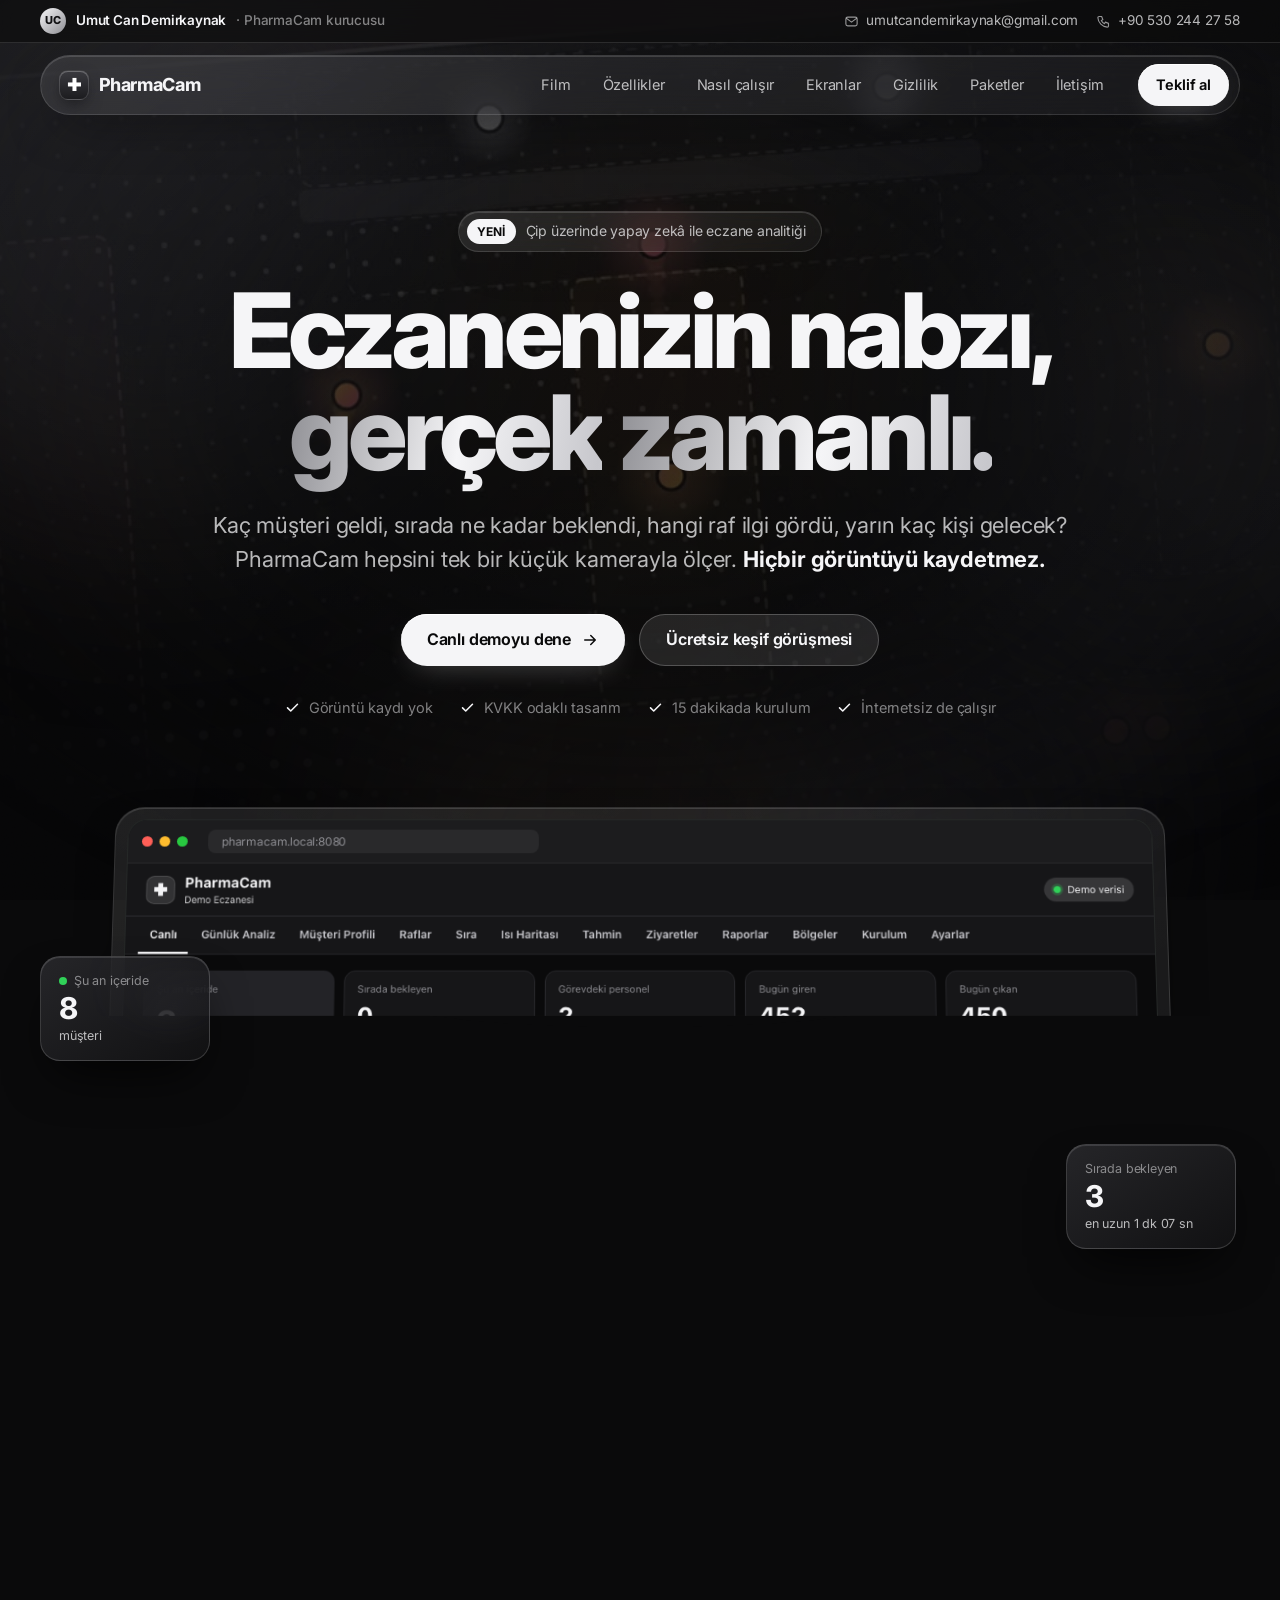
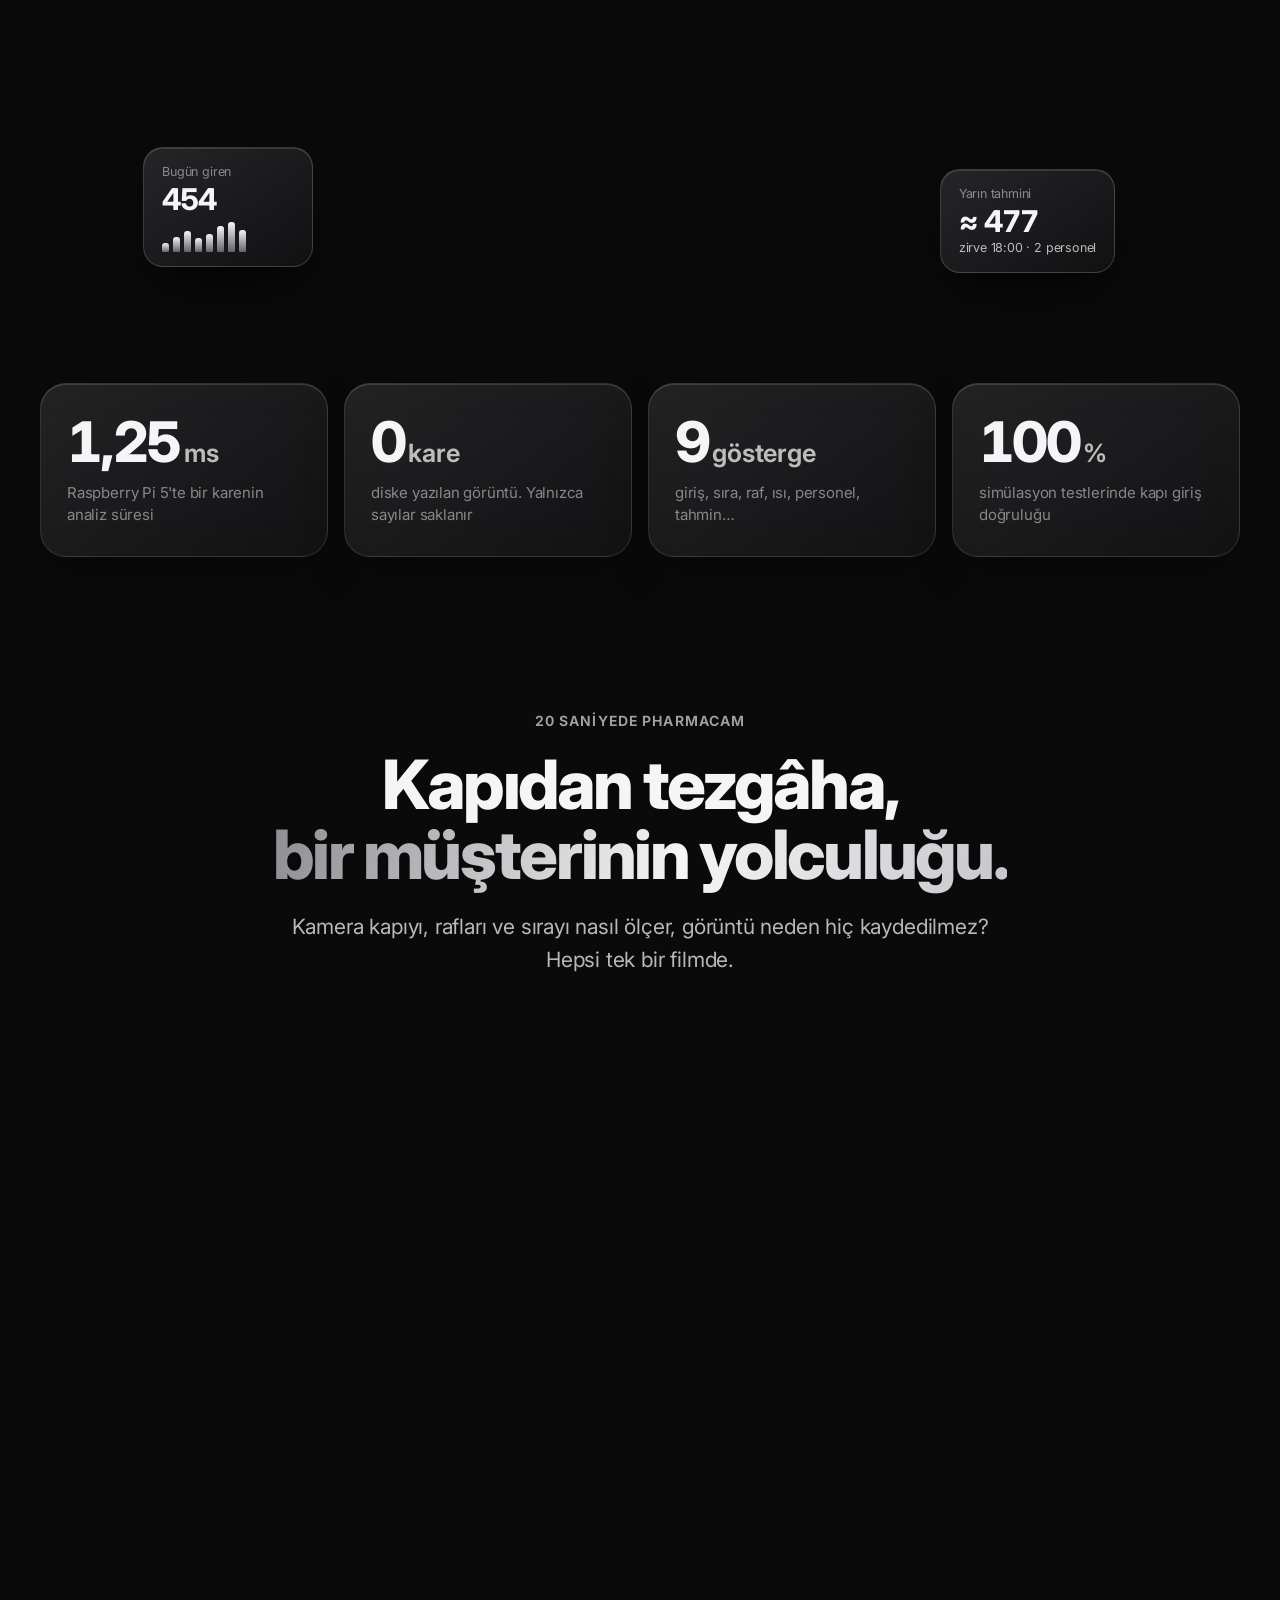
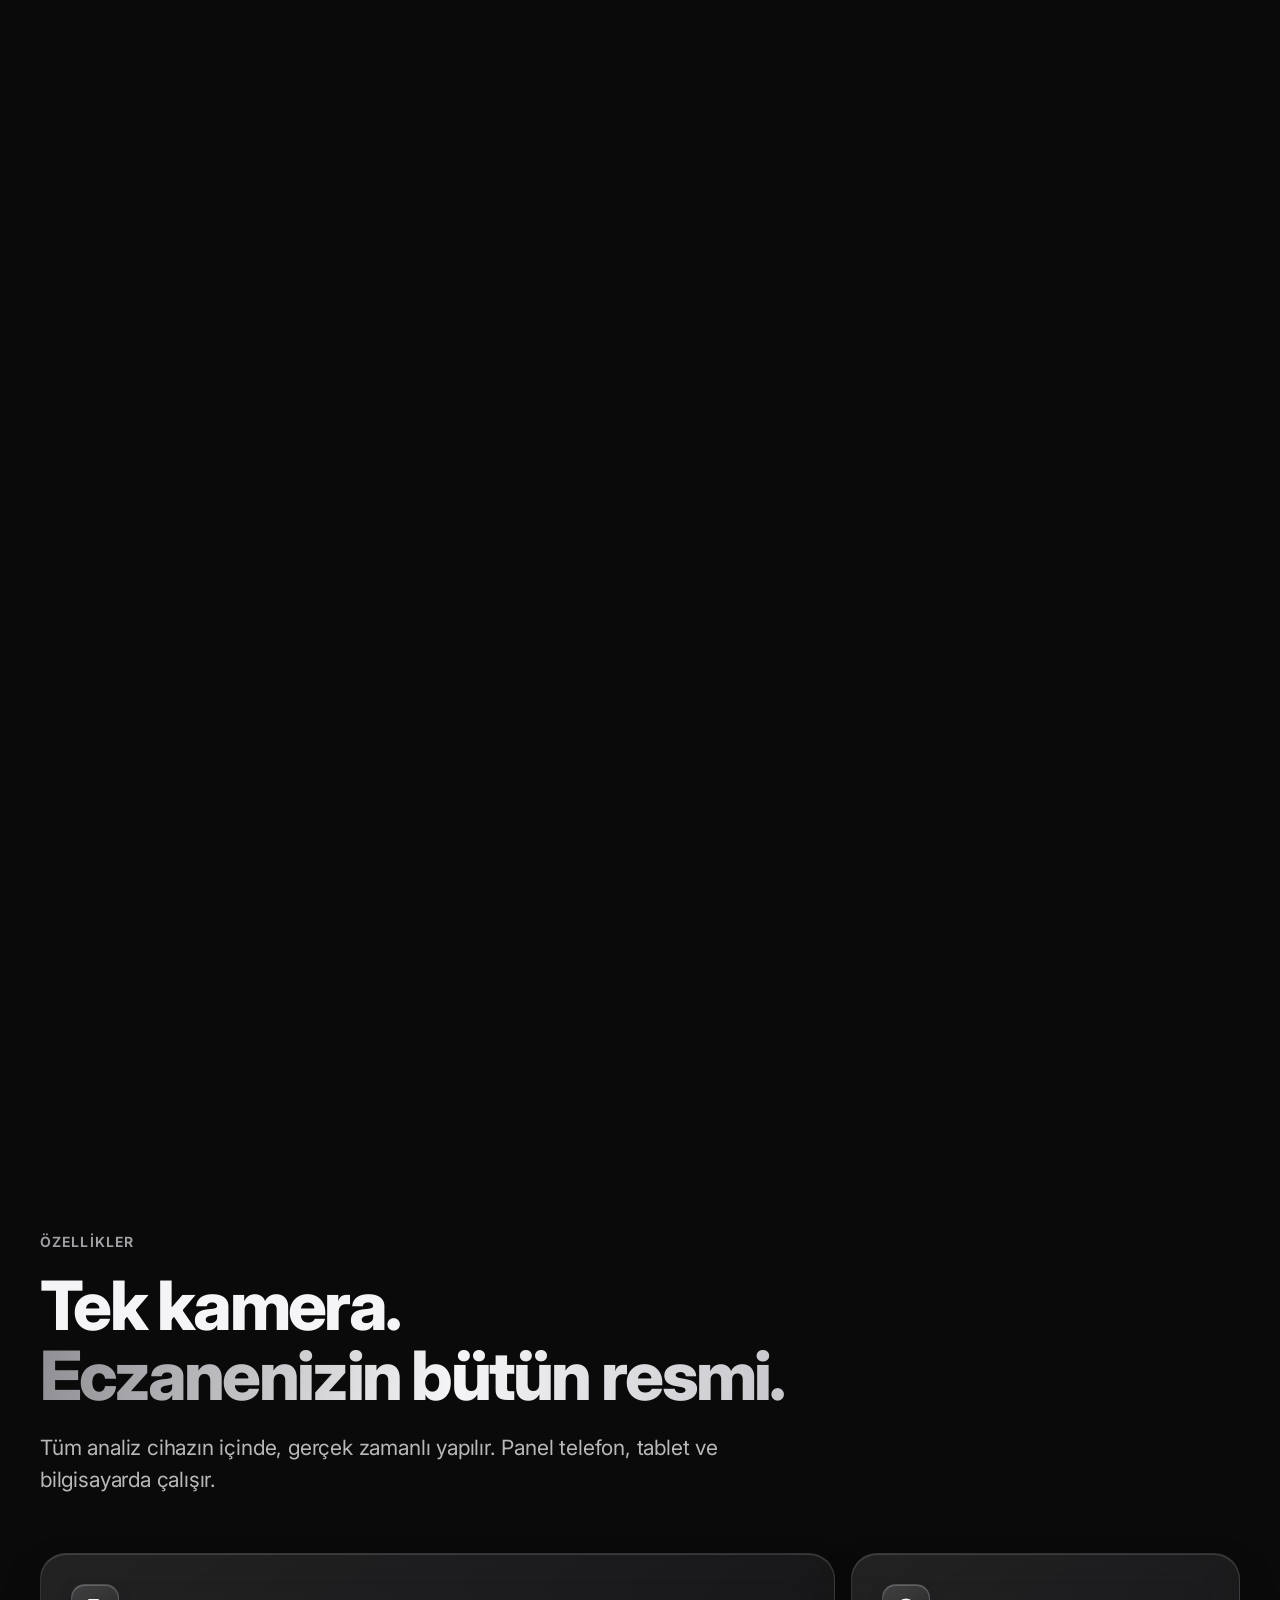
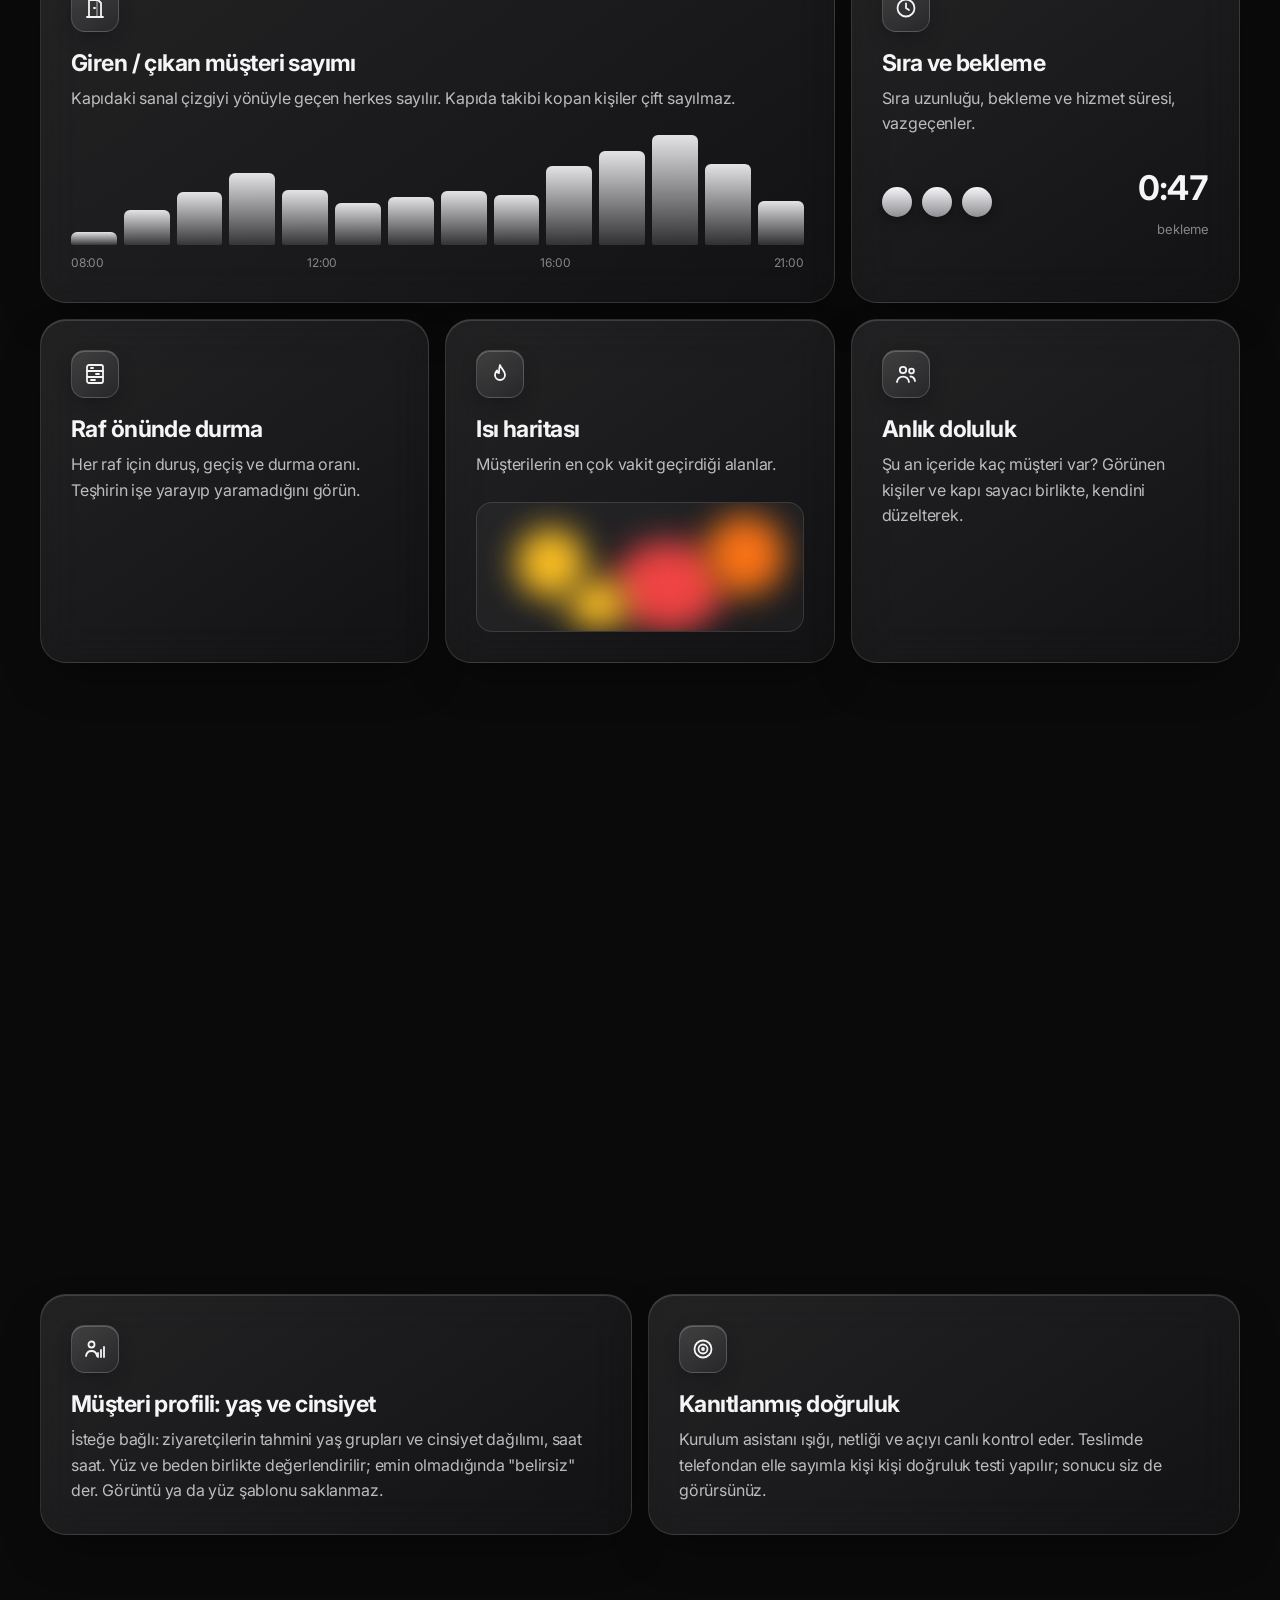
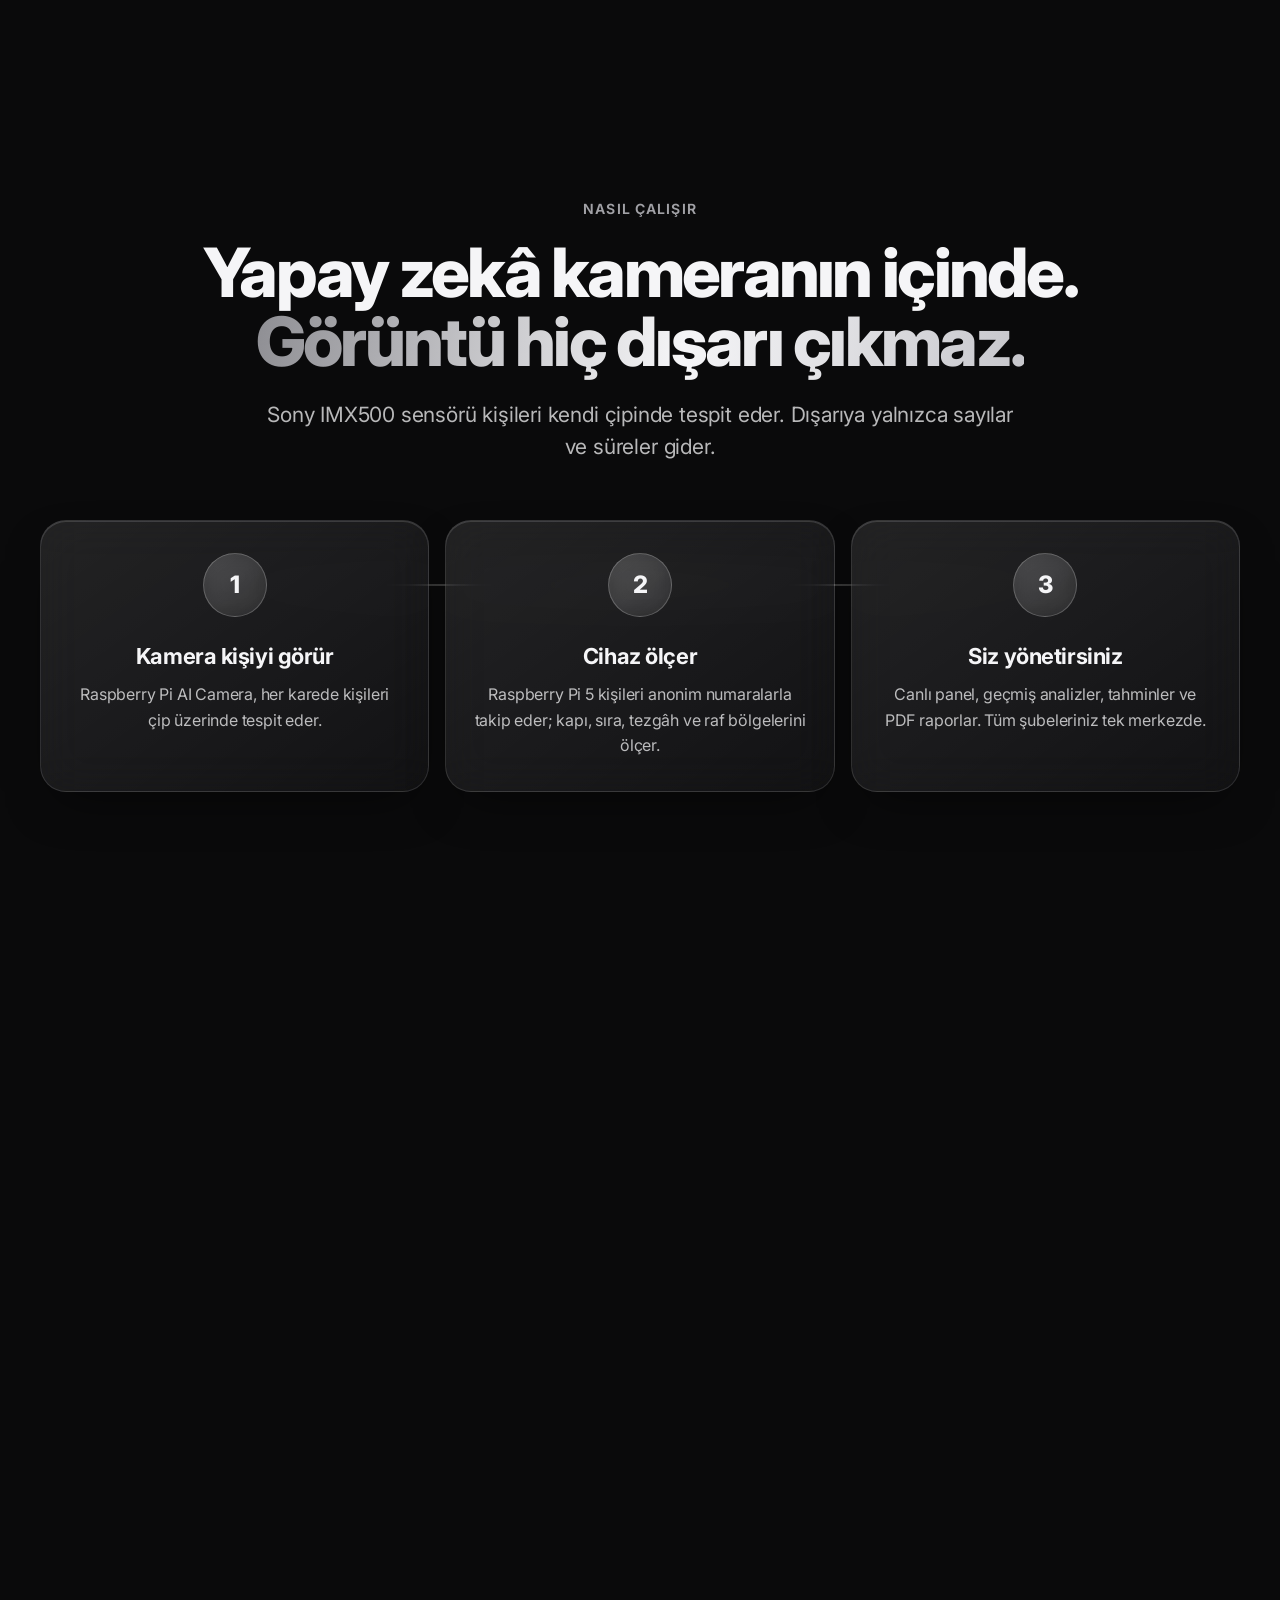
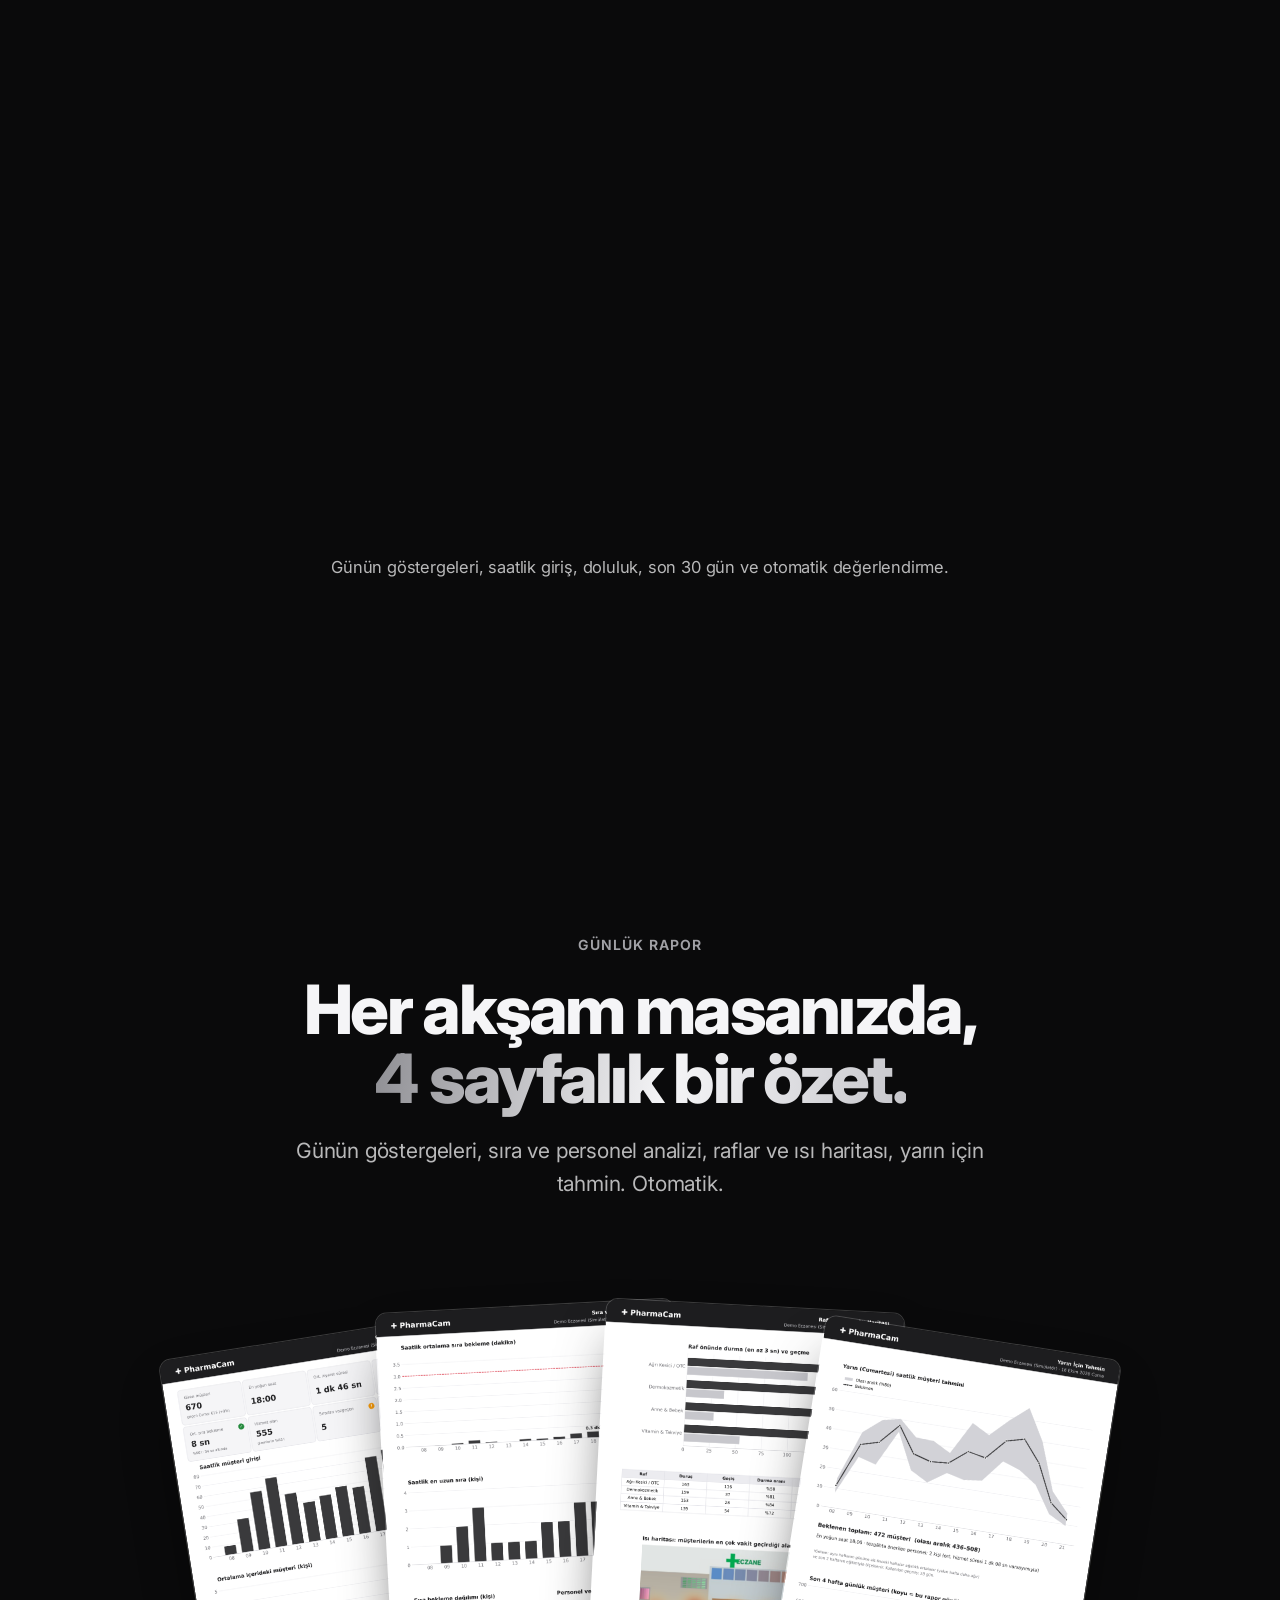
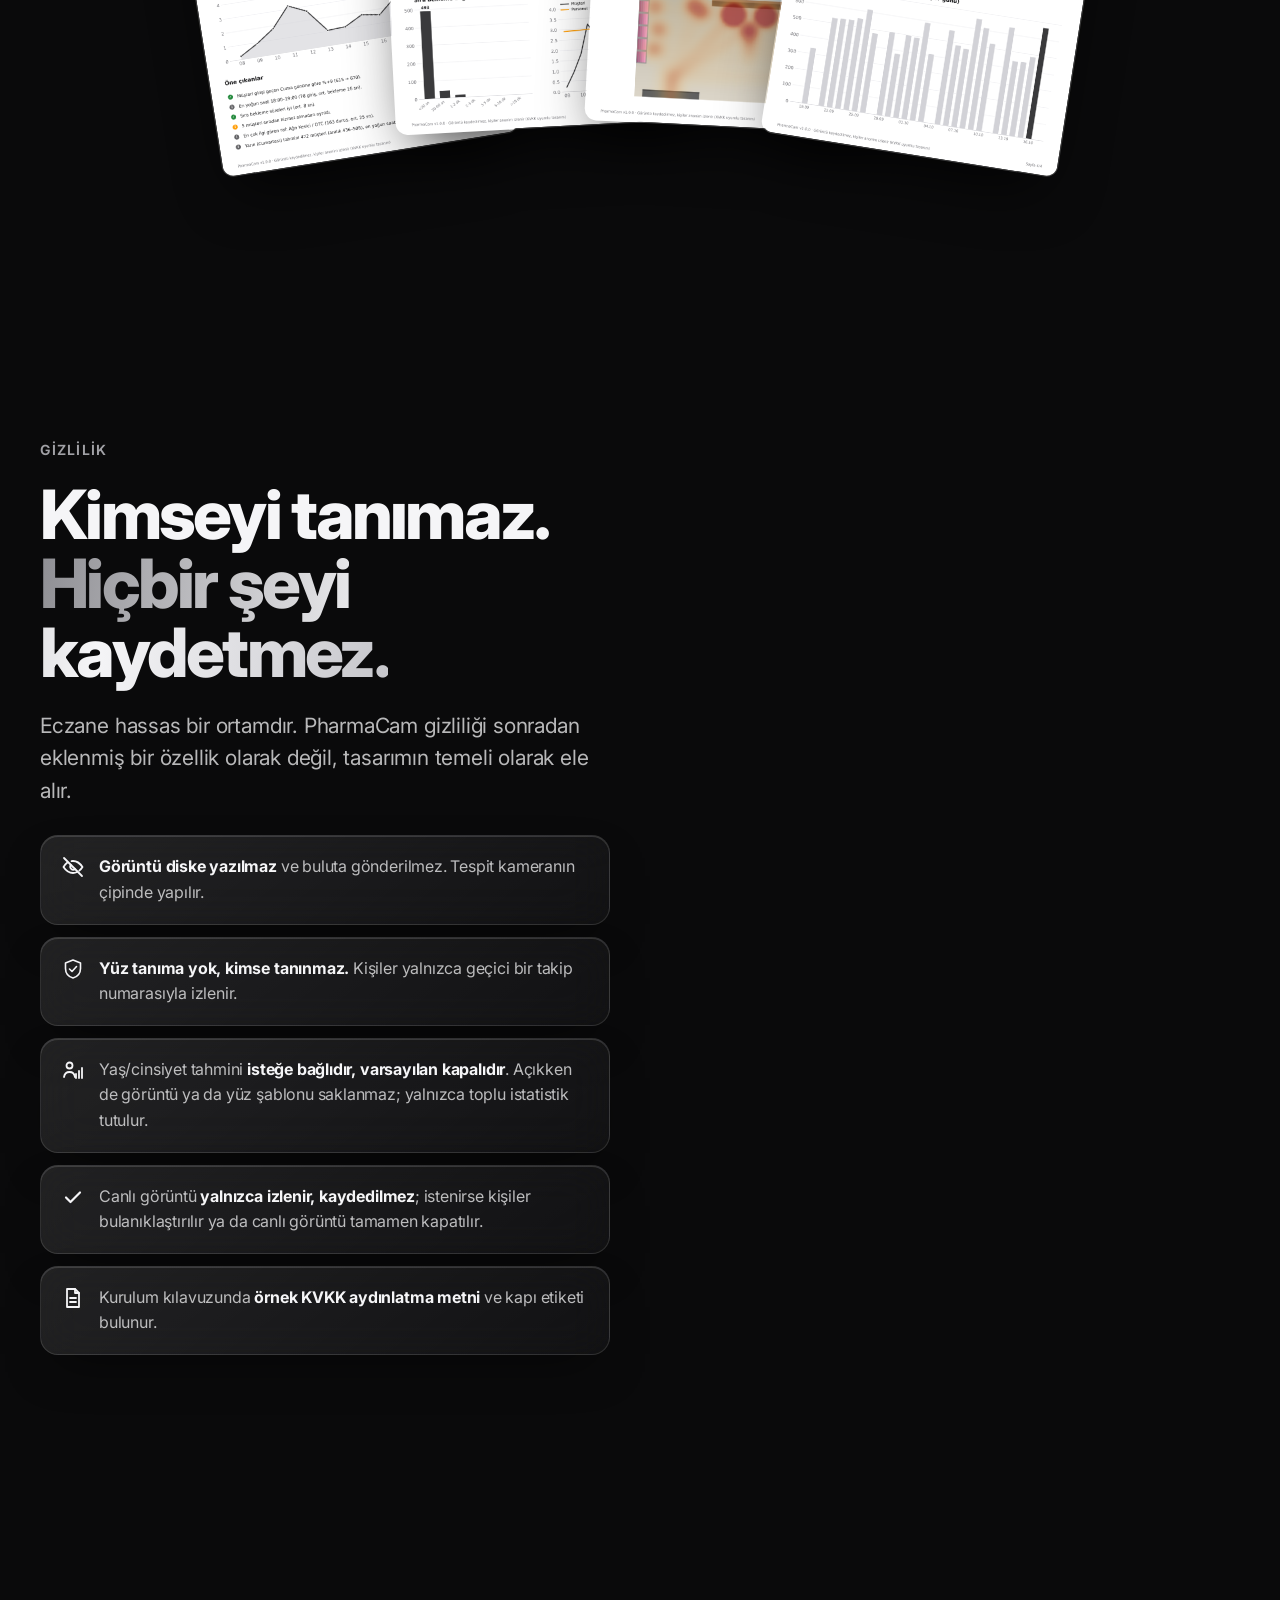
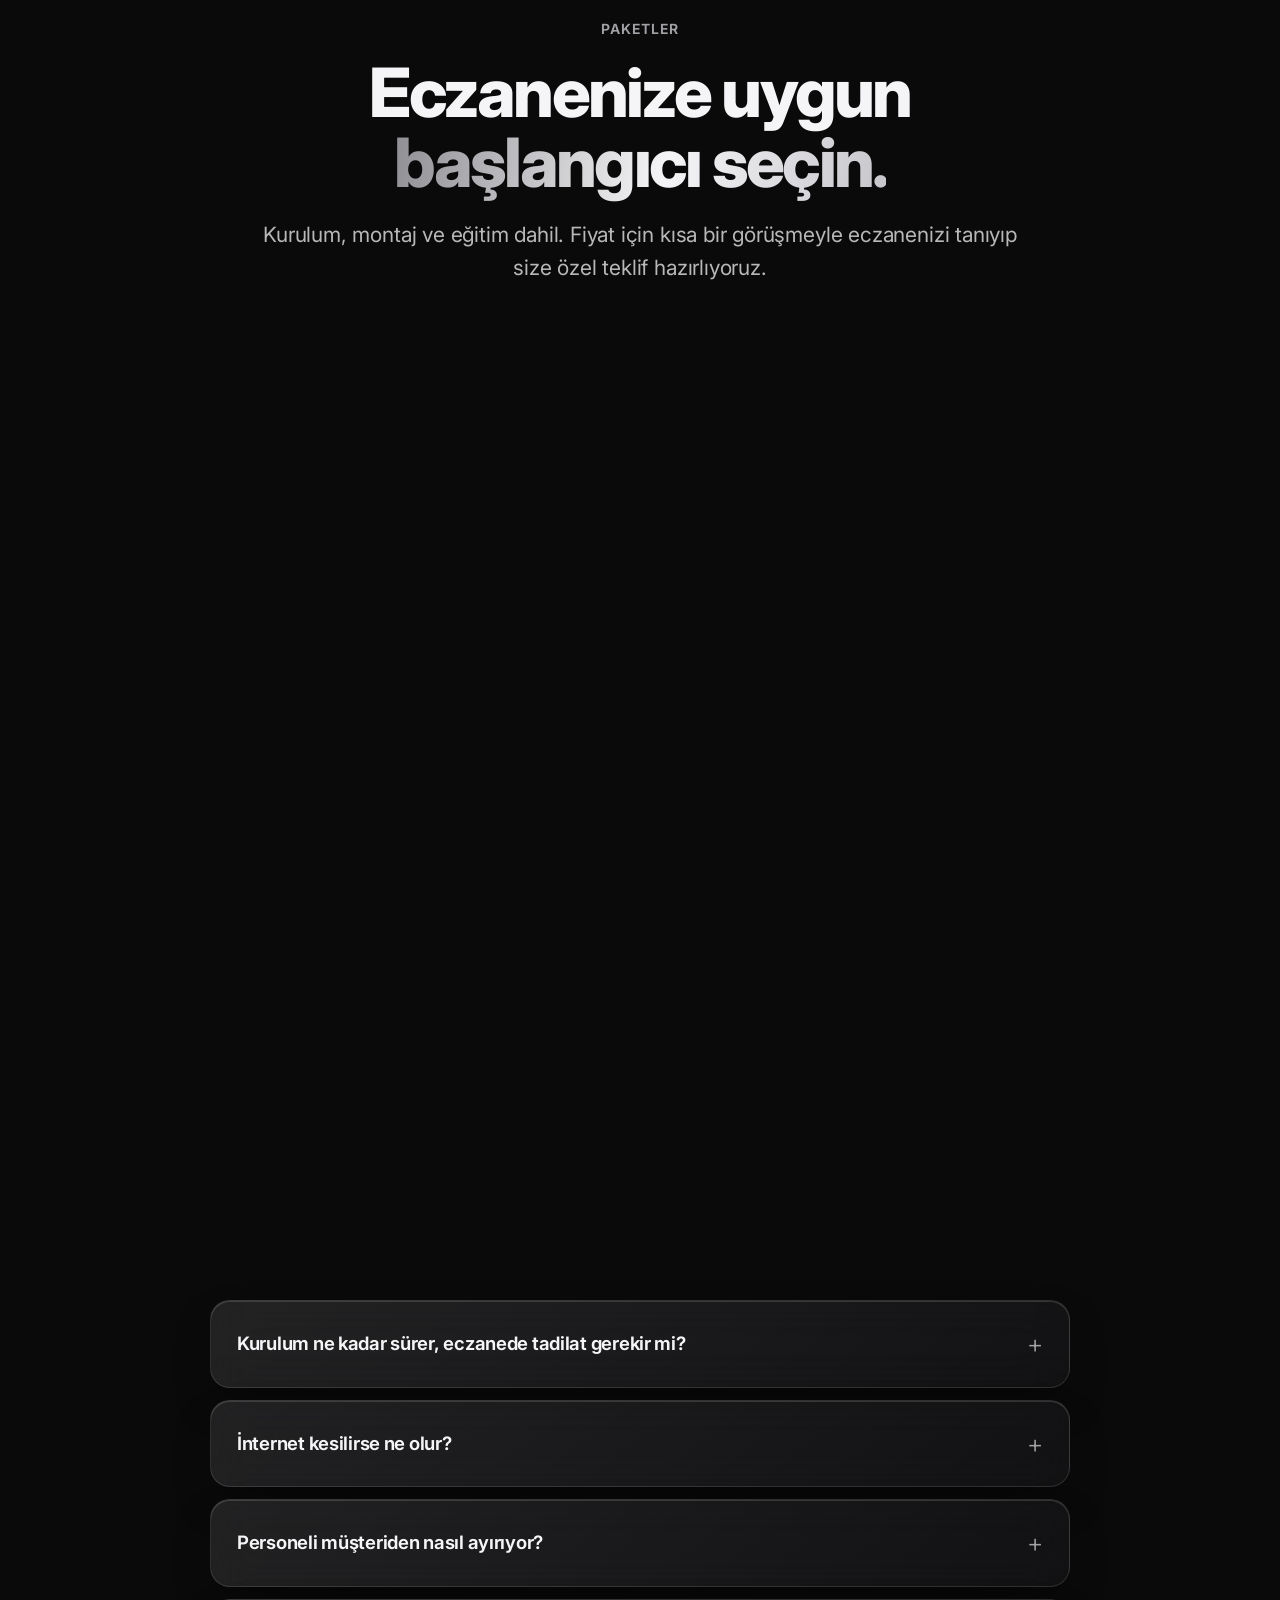
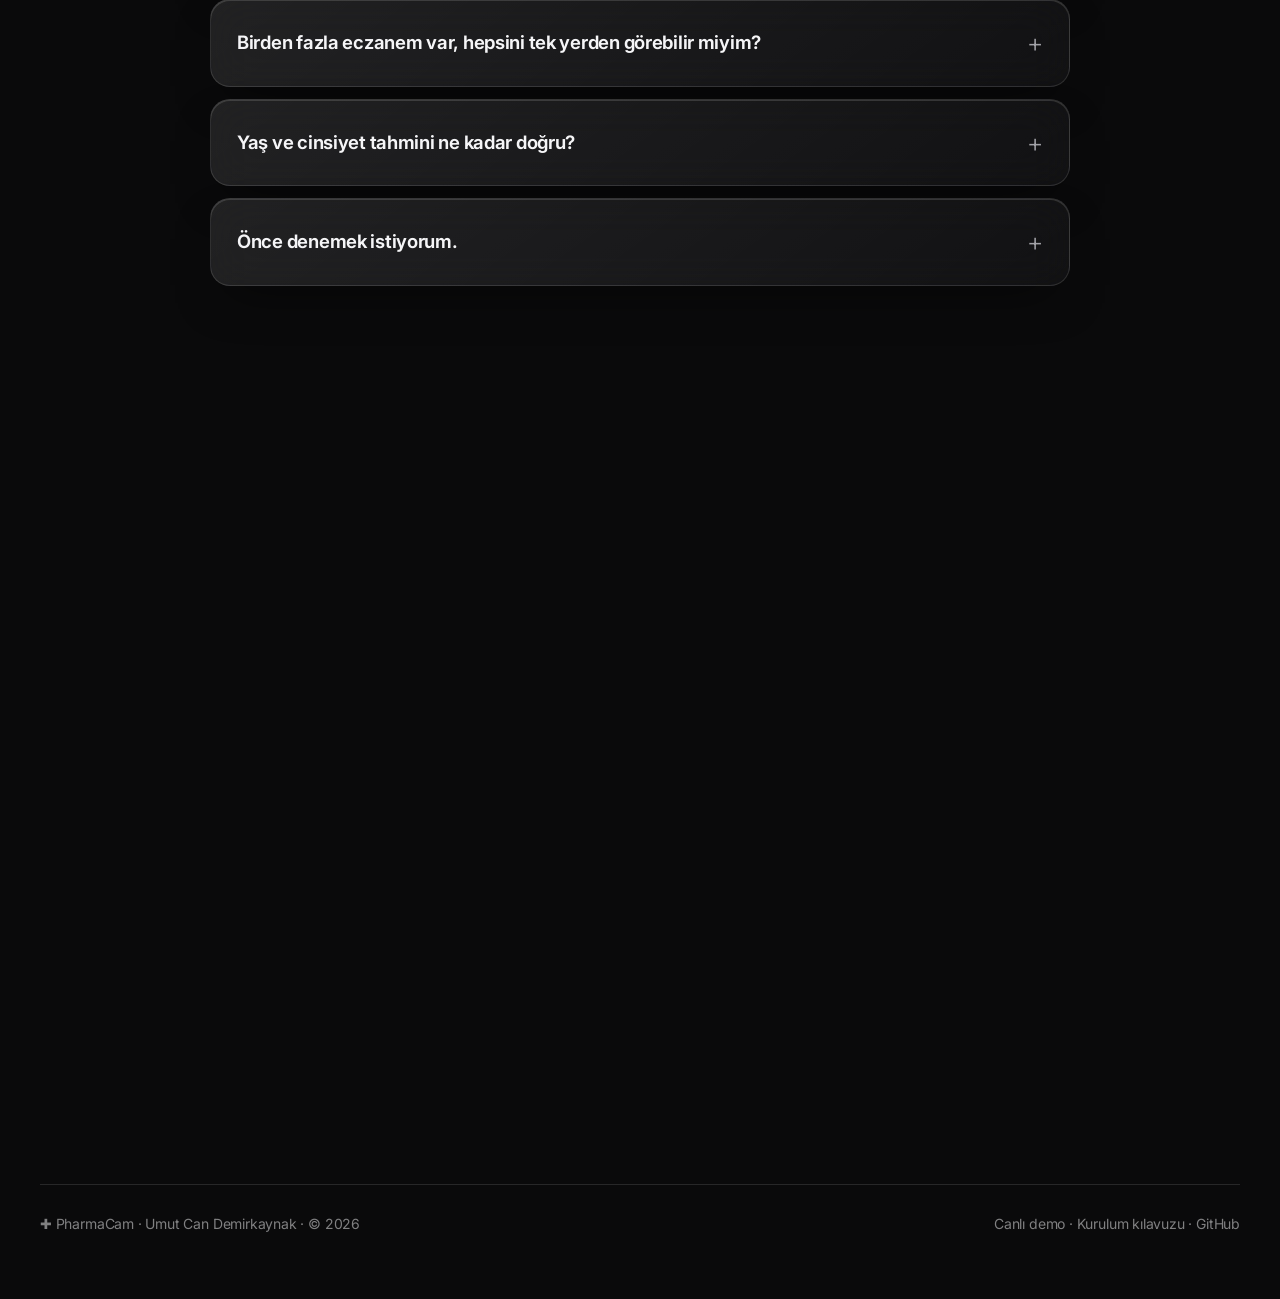
<file: index.html>
<!doctype html>
<html lang="tr">
<head>
<meta charset="utf-8">
<meta name="viewport" content="width=device-width, initial-scale=1, viewport-fit=cover">
<title>PharmaCam — Eczanenizin nabzı, gerçek zamanlı</title>
<meta name="description" content="PharmaCam: Raspberry Pi AI Camera ile eczaneler için müşteri sayımı, sıra bekleme analizi, raf ilgisi, ısı haritası, personel ayrımı ve müşteri tahmini. Görüntü kaydedilmez. İletişim: Umut Can Demirkaynak.">
<meta name="theme-color" content="#0a0a0b">
<meta property="og:title" content="PharmaCam — Eczanenizin nabzı, gerçek zamanlı">
<meta property="og:description" content="Kaç müşteri geldi, sırada ne kadar beklendi, hangi raf ilgi gördü? Çip üzerinde yapay zekâ, görüntü kaydı yok.">
<meta property="og:image" content="assets/dark-canli.png">
<link rel="icon" href="data:image/svg+xml,%3Csvg xmlns='http://www.w3.org/2000/svg' viewBox='0 0 32 32'%3E%3Crect width='32' height='32' rx='8' fill='%231c1c1f'/%3E%3Cpath d='M13 7h6v6h6v6h-6v6h-6v-6H7v-6h6z' fill='white'/%3E%3C/svg%3E">
<link rel="preconnect" href="https://fonts.googleapis.com">
<link rel="preconnect" href="https://fonts.gstatic.com" crossorigin>
<link href="https://fonts.googleapis.com/css2?family=Inter:wght@400;500;600;700;800&display=swap" rel="stylesheet">
<style>
:root {
  color-scheme: dark;
  --bg: #0a0a0b;
  --ink: #f5f5f7;
  --ink-2: rgba(245, 245, 247, .74);
  --muted: rgba(245, 245, 247, .5);
  --glass: rgba(255, 255, 255, .06);
  --glass-2: rgba(255, 255, 255, .1);
  --glass-hi: rgba(255, 255, 255, .16);
  --stroke: rgba(255, 255, 255, .12);
  --stroke-2: rgba(255, 255, 255, .22);
  --mint: #f5f5f7;   /* primary accent: white */
  --sky: #a1a1a6;    /* secondary: silver */
  --live: #30d158;   /* only for the live indicator */
  --radius: 26px;
  --ease: cubic-bezier(.22, .9, .26, 1);
  --font: "SF Pro Display", -apple-system, BlinkMacSystemFont, "Inter", "Segoe UI", Roboto, "Helvetica Neue", Arial, sans-serif;
}
* { box-sizing: border-box; }
html { scroll-behavior: smooth; -webkit-text-size-adjust: 100%; }
body {
  margin: 0; background: var(--bg); color: var(--ink); font: 17px/1.6 var(--font);
  -webkit-font-smoothing: antialiased; overflow-x: hidden; letter-spacing: -.011em;
}
a { color: inherit; text-decoration: none; }
img { display: block; max-width: 100%; height: auto; }
.wrap { width: min(1200px, 100% - 48px); margin: 0 auto; }

/* ---------------------------------------------------------- ambient */
.ambient { position: fixed; inset: 0; z-index: -1; overflow: hidden; pointer-events: none;
  background: radial-gradient(120% 80% at 50% -10%, #1d1d20 0%, #0a0a0b 55%, #060607 100%); }
.blob { position: absolute; border-radius: 50%; filter: blur(110px); opacity: .5; will-change: transform; }
.blob.b1 { width: 620px; height: 620px; left: -160px; top: -120px; background: #3a3a40; animation: drift1 26s var(--ease) infinite alternate; }
.blob.b2 { width: 520px; height: 520px; right: -140px; top: 18vh; background: #2c2c31; opacity: .45; animation: drift2 30s var(--ease) infinite alternate; }
.blob.b3 { width: 480px; height: 480px; left: 30vw; top: 70vh; background: #4a3a2c; opacity: .22; animation: drift3 34s var(--ease) infinite alternate; }
.blob.b4 { width: 380px; height: 380px; right: 12vw; bottom: -120px; background: #33333a; opacity: .3; animation: drift1 38s var(--ease) infinite alternate-reverse; }
@keyframes drift1 { to { transform: translate(140px, 120px) scale(1.15); } }
@keyframes drift2 { to { transform: translate(-160px, 140px) scale(.9); } }
@keyframes drift3 { to { transform: translate(120px, -160px) scale(1.2); } }
.grain { position: fixed; inset: 0; z-index: -1; pointer-events: none; opacity: .06; mix-blend-mode: overlay;
  background-image: url("data:image/svg+xml,%3Csvg xmlns='http://www.w3.org/2000/svg' width='160' height='160'%3E%3Cfilter id='n'%3E%3CfeTurbulence type='fractalNoise' baseFrequency='.9' numOctaves='3' stitchTiles='stitch'/%3E%3C/filter%3E%3Crect width='100%25' height='100%25' filter='url(%23n)'/%3E%3C/svg%3E"); }

/* ---------------------------------------------------------- glass */
.glass {
  background: linear-gradient(145deg, rgba(255,255,255,.1), rgba(255,255,255,.035));
  border: 1px solid var(--stroke);
  -webkit-backdrop-filter: blur(22px) saturate(160%); backdrop-filter: blur(22px) saturate(160%);
  box-shadow: inset 0 1px 0 rgba(255,255,255,.14), 0 20px 50px -20px rgba(0,0,0,.6);
  border-radius: var(--radius);
}

/* ---------------------------------------------------------- contact bar */
.contactbar { position: relative; z-index: 30; font-size: 13.5px; color: var(--ink-2);
  border-bottom: 1px solid var(--stroke); background: rgba(10, 10, 11, .6);
  -webkit-backdrop-filter: blur(14px); backdrop-filter: blur(14px); }
.contactbar .wrap { display: flex; align-items: center; justify-content: space-between; gap: 16px; min-height: 42px; flex-wrap: wrap; padding: 6px 0; }
.contactbar .who { display: flex; align-items: center; gap: 10px; font-weight: 600; color: var(--ink); white-space: nowrap; }
.contactbar .role { color: var(--muted); font-weight: 500; }
.avatar { width: 26px; height: 26px; border-radius: 50%; display: grid; place-items: center; font-size: 11px; font-weight: 800;
  background: linear-gradient(135deg, #f5f5f7, #8e8e93); color: #111113; }
.contactbar .links { display: flex; gap: 18px; flex-wrap: wrap; }
.contactbar a { display: inline-flex; align-items: center; gap: 7px; transition: color .2s; }
.contactbar a:hover { color: #fff; }
.contactbar svg { width: 15px; height: 15px; opacity: .8; }

/* ---------------------------------------------------------- nav */
nav.top { position: sticky; top: 12px; z-index: 25; margin-top: 12px; }
nav.top .bar { display: flex; align-items: center; gap: 20px; height: 60px; padding: 0 10px 0 18px; border-radius: 999px; transition: all .4s var(--ease); }
nav.top.scrolled .bar { background: rgba(24, 24, 27, .72); box-shadow: 0 12px 40px -12px rgba(0,0,0,.7); }
.logo { display: flex; align-items: center; gap: 10px; font-weight: 750; font-size: 18px; letter-spacing: -.02em; }
.logo i { width: 30px; height: 30px; border-radius: 9px; display: grid; place-items: center; font-style: normal; font-size: 17px; color: #fff;
  background: linear-gradient(180deg, #3a3a3f, #1c1c1f); border: 1px solid rgba(255,255,255,.16); box-shadow: 0 6px 18px -6px rgba(0,0,0,.8), inset 0 1px 0 rgba(255,255,255,.25); }
nav.top .links { display: flex; gap: 4px; margin-left: auto; }
nav.top .bar > .btn { margin-left: auto; }
nav.top .links + .btn { margin-left: 0; }
nav.top .links a { font-size: 14.5px; color: var(--ink-2); padding: 8px 14px; border-radius: 99px; transition: all .25s; }
nav.top .links a:hover { color: var(--ink); background: var(--glass-2); }

/* ---------------------------------------------------------- buttons */
.btn { position: relative; display: inline-flex; align-items: center; justify-content: center; gap: 10px; height: 52px; padding: 0 26px;
  border-radius: 999px; font-weight: 650; font-size: 16px; letter-spacing: -.01em; cursor: pointer; border: 0; font-family: inherit;
  transition: transform .35s var(--ease), box-shadow .35s var(--ease), background .3s; white-space: nowrap; }
.btn.sm { height: 42px; padding: 0 18px; font-size: 14.5px; }
.btn.primary { color: #0a0a0b; background: #f5f5f7;
  box-shadow: 0 10px 30px -12px rgba(255,255,255,.28), inset 0 1px 0 #fff; }
.btn.primary:hover { transform: translateY(-2px); background: #fff; box-shadow: 0 16px 40px -12px rgba(255,255,255,.4), inset 0 1px 0 #fff; }
.btn.ghost { color: var(--ink); background: var(--glass-2); border: 1px solid var(--stroke-2);
  -webkit-backdrop-filter: blur(12px); backdrop-filter: blur(12px); }
.btn.ghost:hover { background: var(--glass-hi); transform: translateY(-2px); }
.btn svg { width: 18px; height: 18px; }
.btn .arrow { transition: transform .35s var(--ease); }
.btn:hover .arrow { transform: translateX(4px); }

/* ---------------------------------------------------------- hero */
.hero { position: relative; padding: 96px 0 40px; text-align: center; isolation: isolate; }
.hero-bg { position: absolute; left: 0; right: 0; top: -150px; height: 980px; z-index: -1; pointer-events: none; overflow: hidden;
  -webkit-mask-image: radial-gradient(70% 62% at 50% 42%, #000 35%, transparent 100%); mask-image: radial-gradient(70% 62% at 50% 42%, #000 35%, transparent 100%); }
.hero-bg video, .hero-bg img { width: 100%; height: 100%; object-fit: cover; opacity: .42; filter: saturate(.9); }
.hero-bg::after { content: ""; position: absolute; inset: 0; background: linear-gradient(180deg, rgba(10,10,11,.25), rgba(10,10,11,.55) 60%, var(--bg)); }
.film { position: relative; max-width: 1120px; margin: 0 auto; padding: 12px; border-radius: 30px; }
.film .frame { position: relative; border-radius: 20px; overflow: hidden; aspect-ratio: 16 / 9; background: #0a0a0b; }
.film video { position: absolute; inset: 0; width: 100%; height: 100%; object-fit: cover; }
.film .controls { position: absolute; left: 18px; bottom: 18px; display: flex; gap: 10px; z-index: 2; }
.film .ctl { display: inline-flex; align-items: center; gap: 8px; height: 42px; padding: 0 16px; border-radius: 99px; border: 1px solid rgba(255,255,255,.2);
  background: rgba(20,20,22,.6); color: var(--ink); font: 600 14px/1 var(--font); cursor: pointer;
  -webkit-backdrop-filter: blur(14px); backdrop-filter: blur(14px); transition: background .3s, transform .3s var(--ease); }
.film .ctl:hover { background: rgba(255,255,255,.16); transform: translateY(-1px); }
.film .ctl svg { width: 16px; height: 16px; }
.film .bigplay { position: absolute; inset: 0; margin: auto; width: 96px; height: 96px; border-radius: 50%; border: 1px solid rgba(255,255,255,.3);
  background: rgba(245,245,247,.92); color: #0a0a0b; display: grid; place-items: center; cursor: pointer; z-index: 2;
  box-shadow: 0 20px 50px -12px rgba(0,0,0,.7); transition: transform .4s var(--ease), opacity .4s; }
.film .bigplay:hover { transform: scale(1.06); }
.film .bigplay svg { width: 34px; height: 34px; margin-left: 5px; }
.film.playing .bigplay { opacity: 0; pointer-events: none; transform: scale(.9); }
.film-meta { display: flex; justify-content: center; gap: 22px; flex-wrap: wrap; color: var(--muted); font-size: 14.5px; margin-top: 18px; }
.pill { display: inline-flex; align-items: center; gap: 10px; padding: 7px 16px 7px 8px; border-radius: 99px; font-size: 14px; color: var(--ink-2); }
.pill b { padding: 3px 10px; border-radius: 99px; font-size: 12px; color: #0a0a0b; background: #f5f5f7; letter-spacing: .02em; }
h1 { font-size: clamp(44px, 8.2vw, 104px); line-height: .98; letter-spacing: -.045em; margin: 28px auto 24px; font-weight: 800; max-width: 12ch; }
.grad { background: linear-gradient(100deg, #8e8e93 0%, #f5f5f7 28%, #c7c7cc 50%, #f5f5f7 72%, #8e8e93 100%); -webkit-background-clip: text; background-clip: text; color: transparent;
  background-size: 200% 100%; animation: shine 8s ease-in-out infinite; }
@keyframes shine { 50% { background-position: 100% 0; } }
/* background-clip:text only paints inside the box: give descenders (g, ç, ş, y) room without moving the layout */
.grad { padding-bottom: .12em; }
.words .w { padding-bottom: .16em; margin-bottom: -.16em; }
.hero .lead { font-size: clamp(18px, 2.1vw, 22px); color: var(--ink-2); max-width: 40em; margin: 0 auto 38px; line-height: 1.55; }
.hero .cta { display: flex; justify-content: center; gap: 14px; flex-wrap: wrap; }
.trust { display: flex; justify-content: center; flex-wrap: wrap; gap: 10px 26px; margin-top: 30px; color: var(--muted); font-size: 14.5px; }
.trust span { display: inline-flex; align-items: center; gap: 8px; }
.trust svg { width: 17px; height: 17px; color: var(--mint); }

/* word-by-word entrance */
.words .w { display: inline-block; opacity: 0; transform: translateY(.45em) rotate(2deg); filter: blur(8px);
  animation: wordIn 1s var(--ease) forwards; animation-delay: calc(var(--i) * 80ms + 150ms); }
@keyframes wordIn { to { opacity: 1; transform: none; filter: none; } }
.fade-in { opacity: 0; transform: translateY(16px); animation: fadeUp 1s var(--ease) forwards; }
@keyframes fadeUp { to { opacity: 1; transform: none; } }

/* ---------------------------------------------------------- showcase */
.showcase { position: relative; margin: 70px auto 0; max-width: 1080px; perspective: 1800px; }
.device { position: relative; padding: 12px; border-radius: 30px; transform-style: preserve-3d;
  transform: rotateX(var(--rx, 14deg)) rotateY(var(--ry, 0deg)) translateY(var(--ty, 0)); transition: transform .8s var(--ease); }
.device .screen { border-radius: 20px; overflow: hidden; border: 1px solid rgba(255,255,255,.08); background: #121615; }
.device .chrome { display: flex; align-items: center; gap: 7px; padding: 10px 14px; background: #1c1c1e; border-bottom: 1px solid rgba(255,255,255,.06); }
.device .chrome span { width: 11px; height: 11px; border-radius: 50%; background: #ff5f57; }
.device .chrome span:nth-child(2) { background: #febc2e; } .device .chrome span:nth-child(3) { background: #28c840; }
.device .chrome em { margin-left: 14px; font-style: normal; font-size: 12px; color: #8e8e93; background: rgba(255,255,255,.06); padding: 3px 14px; border-radius: 8px; flex: 1; max-width: 340px; text-align: left; }
.showcase .glow { position: absolute; inset: 10% 8% -6%; background: radial-gradient(closest-side, rgba(255,255,255,.13), transparent); filter: blur(50px); z-index: -1; }
.chip.glass { background: linear-gradient(145deg, rgba(44, 44, 48, .8), rgba(20, 20, 22, .74)); border-color: rgba(255,255,255,.16); -webkit-backdrop-filter: blur(18px) saturate(170%); backdrop-filter: blur(18px) saturate(170%); box-shadow: inset 0 1px 0 rgba(255,255,255,.12), 0 24px 50px -16px rgba(0,0,0,.85); }
.chip { position: absolute; padding: 14px 18px; border-radius: 20px; text-align: left; min-width: 170px; animation: float 6s ease-in-out infinite; z-index: 2; }
.chip .k { font-size: 12.5px; color: var(--muted); display: flex; align-items: center; gap: 7px; }
.chip .v { font-size: 30px; font-weight: 750; letter-spacing: -.03em; line-height: 1.15; font-variant-numeric: tabular-nums; }
.chip .s { font-size: 12.5px; color: var(--ink-2); }
.chip .dot { width: 8px; height: 8px; border-radius: 50%; background: var(--live); box-shadow: 0 0 0 0 rgba(48,209,88,.6); animation: ping 2s infinite; }
@keyframes ping { 70% { box-shadow: 0 0 0 9px rgba(48,209,88,0); } 100% { box-shadow: 0 0 0 0 rgba(48,209,88,0); } }
@keyframes float { 50% { transform: translateY(-12px); } }
.chip.c1 { left: -60px; top: 16%; }
.chip.c2 { right: -56px; top: 34%; animation-delay: -2s; }
.chip.c3 { left: 4%; bottom: -34px; animation-delay: -4s; }
.chip.c4 { right: 6%; bottom: -40px; animation-delay: -1s; }
.bar-mini { display: flex; align-items: flex-end; gap: 4px; height: 30px; margin-top: 6px; }
.bar-mini i { width: 7px; border-radius: 3px 3px 1px 1px; background: linear-gradient(180deg, #f5f5f7, #636366); animation: grow 1.4s var(--ease) both; }
@keyframes grow { from { transform: scaleY(.1); transform-origin: bottom; } }

/* ---------------------------------------------------------- sections */
section { position: relative; padding: 130px 0; }
.eyebrow { display: inline-block; font-size: 14px; font-weight: 650; letter-spacing: .08em; text-transform: uppercase; color: var(--sky); margin-bottom: 18px; }
h2 { font-size: clamp(36px, 5.4vw, 68px); line-height: 1.02; letter-spacing: -.04em; margin: 0 0 22px; font-weight: 800; }
.sub { font-size: clamp(18px, 1.9vw, 21px); color: var(--ink-2); max-width: 36em; margin: 0 0 56px; line-height: 1.55; }
.center { text-align: center; } .center .sub { margin-left: auto; margin-right: auto; }

.reveal { opacity: 0; transform: translateY(40px) scale(.985); transition: opacity 1.1s var(--ease), transform 1.1s var(--ease); transition-delay: var(--d, 0ms); }
.reveal.in { opacity: 1; transform: none; }

/* ---------------------------------------------------------- stats */
.stats { display: grid; grid-template-columns: repeat(4, minmax(0, 1fr)); gap: 16px; }
.stat { padding: 30px 26px; }
.stat .n { font-size: clamp(38px, 4.4vw, 56px); font-weight: 800; letter-spacing: -.045em; line-height: 1; font-variant-numeric: tabular-nums; }
.stat .n small { font-size: .45em; letter-spacing: -.01em; margin-left: 4px; color: var(--ink-2); font-weight: 650; }
.stat p { margin: 12px 0 0; color: var(--muted); font-size: 15px; line-height: 1.45; }

/* ---------------------------------------------------------- questions */
.questions { display: grid; grid-template-columns: repeat(2, minmax(0, 1fr)); gap: 16px; }
.q { padding: 28px 30px; display: flex; gap: 18px; align-items: flex-start; }
.q .ico { flex: none; }
.q h3 { margin: 0 0 6px; font-size: 21px; letter-spacing: -.02em; }
.q p { margin: 0; color: var(--ink-2); font-size: 16px; }

/* ---------------------------------------------------------- bento */
.bento { display: grid; grid-template-columns: repeat(6, minmax(0, 1fr)); gap: 16px; }
.card { position: relative; padding: 30px; overflow: hidden; isolation: isolate; transition: transform .5s var(--ease), border-color .4s; }
.card::before { content: ""; position: absolute; inset: 0; z-index: -1; opacity: 0; transition: opacity .4s;
  background: radial-gradient(420px circle at var(--mx, 50%) var(--my, 50%), rgba(255, 255, 255, .07), transparent 60%); }
.card:hover { transform: translateY(-4px); border-color: var(--stroke-2); }
.card:hover::before { opacity: 1; }
.card h3 { margin: 18px 0 8px; font-size: 23px; letter-spacing: -.025em; line-height: 1.2; }
.card p { margin: 0; color: var(--ink-2); font-size: 16px; }
.span-2 { grid-column: span 2; } .span-3 { grid-column: span 3; } .span-4 { grid-column: span 4; } .span-6 { grid-column: span 6; }
.ico { width: 48px; height: 48px; border-radius: 14px; display: grid; place-items: center; color: #f5f5f7;
  background: linear-gradient(145deg, rgba(255,255,255,.14), rgba(255,255,255,.04)); border: 1px solid rgba(255,255,255,.16);
  box-shadow: inset 0 1px 0 rgba(255,255,255,.2), 0 8px 24px -12px rgba(0,0,0,.8); }
.ico svg { width: 24px; height: 24px; }
.viz { margin-top: 24px; }
.viz-bars { display: flex; align-items: flex-end; gap: 7px; height: 110px; }
.viz-bars i { flex: 1; border-radius: 6px 6px 2px 2px; background: linear-gradient(180deg, rgba(245,245,247,.92), rgba(245,245,247,.12));
  transform: scaleY(0); transform-origin: bottom; transition: transform 1.1s var(--ease); transition-delay: calc(var(--i) * 55ms); }
.in .viz-bars i { transform: scaleY(1); }
.viz-labels { display: flex; justify-content: space-between; color: var(--muted); font-size: 12px; margin-top: 8px; }
.queue-viz { display: flex; align-items: center; gap: 10px; }
.queue-viz .p { width: 30px; height: 30px; border-radius: 50%; background: linear-gradient(180deg, #f5f5f7, #8e8e93); box-shadow: 0 4px 14px -4px rgba(0,0,0,.7);
  animation: step 3.2s var(--ease) infinite; animation-delay: calc(var(--i) * -0.4s); }
@keyframes step { 0%, 60% { transform: translateX(0); } 80% { transform: translateX(-6px); } 100% { transform: translateX(0); } }
.queue-viz .counter { margin-left: auto; text-align: right; }
.queue-viz .counter b { display: block; font-size: 34px; letter-spacing: -.03em; font-variant-numeric: tabular-nums; }
.queue-viz .counter span { color: var(--muted); font-size: 13px; }
.heat { height: 130px; border-radius: 16px; position: relative; overflow: hidden; background: rgba(255,255,255,.04); border: 1px solid var(--stroke); }
.heat i { position: absolute; border-radius: 50%; filter: blur(16px); animation: pulse 5s ease-in-out infinite; }
@keyframes pulse { 50% { transform: scale(1.25); opacity: .75; } }
.coat { display: flex; gap: 14px; }
.coat div { flex: 1; padding: 14px; border-radius: 16px; background: rgba(255,255,255,.05); border: 1px solid var(--stroke); text-align: center; font-size: 13.5px; color: var(--ink-2); }
.coat svg { width: 46px; height: 64px; margin: 0 auto 8px; }
.fc-line path { stroke-dasharray: 600; stroke-dashoffset: 600; transition: stroke-dashoffset 2.2s var(--ease); }
.in .fc-line path { stroke-dashoffset: 0; }

/* ---------------------------------------------------------- how */
.how { display: grid; grid-template-columns: repeat(3, minmax(0, 1fr)); gap: 16px; position: relative; }
.how .line { position: absolute; left: 12%; right: 12%; top: 64px; height: 2px; background: linear-gradient(90deg, transparent, rgba(255,255,255,.35), transparent); transform: scaleX(0); transition: transform 1.6s var(--ease); }
.how.in .line { transform: scaleX(1); }
.stepc { padding: 32px 28px; text-align: center; }
.stepc .num { width: 64px; height: 64px; margin: 0 auto 22px; border-radius: 50%; display: grid; place-items: center; font-size: 24px; font-weight: 800;
  background: linear-gradient(145deg, rgba(255,255,255,.14), rgba(255,255,255,.03)); border: 1px solid rgba(255,255,255,.22); position: relative; z-index: 1;
  -webkit-backdrop-filter: blur(10px); backdrop-filter: blur(10px); }
.stepc h3 { margin: 0 0 8px; font-size: 22px; letter-spacing: -.02em; }
.stepc p { margin: 0; color: var(--ink-2); font-size: 16px; }

/* ---------------------------------------------------------- gallery */
.tabs { display: inline-flex; gap: 4px; padding: 5px; border-radius: 99px; margin: 0 auto 34px; flex-wrap: wrap; justify-content: center; }
.tabs button { font: inherit; font-size: 15px; font-weight: 600; color: var(--ink-2); background: none; border: 0; padding: 10px 18px; border-radius: 99px; cursor: pointer; transition: all .35s var(--ease); }
.tabs button:hover { color: var(--ink); }
.tabs button.active { color: #0a0a0b; background: #f5f5f7; box-shadow: 0 6px 18px -8px rgba(255,255,255,.3); }
.stage { position: relative; max-width: 1080px; margin: 0 auto; padding: 12px; border-radius: 30px; }
.stage .screen { position: relative; border-radius: 20px; overflow: hidden; aspect-ratio: 1280 / 900; background: #121615; }
.stage img { position: absolute; inset: 0; width: 100%; height: 100%; object-fit: cover; object-position: top; opacity: 0; transform: scale(1.02); transition: opacity .7s var(--ease), transform 1.2s var(--ease); }
.stage img.on { opacity: 1; transform: none; }
.caption { text-align: center; color: var(--ink-2); margin-top: 22px; font-size: 16.5px; min-height: 1.6em; }

/* ---------------------------------------------------------- reports */
.fan { display: flex; justify-content: center; align-items: center; height: 520px; position: relative; }
.fan img { position: absolute; width: min(300px, 40vw); border-radius: 12px; box-shadow: 0 30px 60px -20px rgba(0,0,0,.8); border: 1px solid rgba(255,255,255,.2);
  transition: transform .9s var(--ease); transform: translateX(0) rotate(0); }
.fan.in img:nth-child(1) { transform: translateX(-102%) rotate(-9deg) translateY(30px); }
.fan.in img:nth-child(2) { transform: translateX(-35%) rotate(-3deg); }
.fan.in img:nth-child(3) { transform: translateX(35%) rotate(3deg); }
.fan.in img:nth-child(4) { transform: translateX(102%) rotate(9deg) translateY(30px); }
.fan img:hover { z-index: 5; }
.fan.in img:hover { transform: translateY(-24px) scale(1.06); }

/* ---------------------------------------------------------- privacy */
.split { display: grid; grid-template-columns: minmax(0, 1fr) minmax(0, 1fr); gap: 60px; align-items: center; }
.checks { list-style: none; padding: 0; margin: 0; display: grid; gap: 12px; }
.checks li { display: flex; gap: 14px; align-items: flex-start; padding: 18px 20px; border-radius: 18px; color: var(--ink-2); font-size: 16px; }
.checks li b { color: var(--ink); }
.checks svg { flex: none; width: 24px; height: 24px; color: var(--mint); margin-top: 1px; }
.shield { position: relative; aspect-ratio: 1; max-width: 460px; margin: 0 auto; display: grid; place-items: center; }
.shield .ring { position: absolute; inset: 0; border-radius: 50%; border: 1px solid rgba(255,255,255,.14); animation: spin 40s linear infinite; }
.shield .ring:nth-child(2) { inset: 12%; border-style: dashed; animation-duration: 28s; animation-direction: reverse; }
.shield .ring:nth-child(3) { inset: 24%; border-color: rgba(255,255,255,.08); animation-duration: 20s; }
@keyframes spin { to { transform: rotate(360deg); } }
.shield .core { width: 46%; aspect-ratio: 1; border-radius: 36%; display: grid; place-items: center; }
.shield .core svg { width: 52%; color: var(--mint); filter: drop-shadow(0 0 22px rgba(255,255,255,.35)); }

/* ---------------------------------------------------------- packages */
.plans { display: grid; grid-template-columns: repeat(3, minmax(0, 1fr)); gap: 16px; align-items: stretch; }
.plan { padding: 34px 30px; display: flex; flex-direction: column; }
.plan.feat { background: linear-gradient(160deg, rgba(255,255,255,.15), rgba(255,255,255,.03)); border-color: rgba(255,255,255,.3); }
.plan .tag { align-self: flex-start; font-size: 12.5px; font-weight: 700; padding: 4px 12px; border-radius: 99px; background: rgba(255,255,255,.1); color: #e5e5ea; margin-bottom: 18px; }
.plan h3 { font-size: 28px; margin: 0 0 6px; letter-spacing: -.03em; }
.plan .for { color: var(--muted); margin: 0 0 24px; font-size: 15.5px; }
.plan ul { list-style: none; padding: 0; margin: 0 0 30px; display: grid; gap: 11px; flex: 1; }
.plan li { display: flex; gap: 10px; font-size: 15.5px; color: var(--ink-2); }
.plan li svg { flex: none; width: 19px; height: 19px; color: var(--mint); margin-top: 2px; }
.plan .btn { width: 100%; }

/* ---------------------------------------------------------- faq */
.faq { max-width: 860px; margin: 0 auto; display: grid; gap: 12px; }
.faq details { border-radius: 20px; padding: 0 26px; transition: background .3s; }
.faq details[open] { background: linear-gradient(145deg, rgba(255,255,255,.12), rgba(255,255,255,.05)); }
.faq summary { list-style: none; cursor: pointer; padding: 22px 0; font-size: 18.5px; font-weight: 650; letter-spacing: -.015em; display: flex; justify-content: space-between; gap: 20px; align-items: center; }
.faq summary::-webkit-details-marker { display: none; }
.faq summary::after { content: "+"; font-size: 26px; font-weight: 300; color: var(--sky); transition: transform .4s var(--ease); }
.faq details[open] summary::after { transform: rotate(45deg); }
.faq details p { margin: 0 0 22px; color: var(--ink-2); font-size: 16px; }

/* ---------------------------------------------------------- contact */
.contact { padding: 64px 56px; display: grid; grid-template-columns: minmax(0, 1.1fr) minmax(0, 1fr); gap: 44px; align-items: center; position: relative; overflow: hidden; }
.contact::after { content: ""; position: absolute; width: 520px; height: 520px; right: -160px; top: -200px; border-radius: 50%; background: radial-gradient(closest-side, rgba(255,255,255,.09), transparent); z-index: -1; }
.contact h2 { font-size: clamp(34px, 4.4vw, 56px); }
.person { display: flex; align-items: center; gap: 16px; margin-bottom: 26px; }
.person .avatar { width: 64px; height: 64px; font-size: 22px; }
.person b { display: block; font-size: 22px; letter-spacing: -.02em; }
.person span { color: var(--muted); font-size: 15px; }
.cards-c { display: grid; gap: 12px; }
.cline { display: flex; align-items: center; gap: 16px; padding: 18px 22px; border-radius: 20px; transition: transform .4s var(--ease), background .3s; }
.cline:hover { transform: translateX(6px); background: rgba(255,255,255,.12); }
.cline .ico { width: 44px; height: 44px; border-radius: 13px; }
.cline small { display: block; color: var(--muted); font-size: 13px; }
.cline strong { font-size: 17.5px; letter-spacing: -.01em; word-break: break-word; }
.cline .go { margin-left: auto; color: var(--muted); flex: none; }
.cline strong.em { font-size: 15px; letter-spacing: -.02em; }
.cline > span:nth-child(2) { min-width: 0; }

footer { padding: 44px 0 64px; color: var(--muted); font-size: 14px; }
footer .wrap { display: flex; justify-content: space-between; gap: 18px; flex-wrap: wrap; border-top: 1px solid var(--stroke); padding-top: 28px; }
footer a:hover { color: var(--ink); }

/* ---------------------------------------------------------- responsive */
@media (max-width: 1100px) {
  .chip.c1 { left: -10px; } .chip.c2 { right: -10px; }
}
@media (max-width: 960px) {
  nav.top .links { display: none; }
  nav.top .bar > .btn { margin-left: auto !important; }
  .stats { grid-template-columns: repeat(2, minmax(0, 1fr)); }
  .questions, .split, .contact, .plans { grid-template-columns: minmax(0, 1fr); }
  .bento { grid-template-columns: minmax(0, 1fr); }
  .span-2, .span-3, .span-4, .span-6 { grid-column: auto; }
  .how { grid-template-columns: minmax(0, 1fr); } .how .line { display: none; }
  .chip.c3, .chip.c4 { display: none; }
  .fan { height: 420px; }
  .shield { max-width: 320px; }
}
@media (max-width: 640px) {
  .wrap { width: calc(100% - 32px); }
  body { font-size: 16px; }
  .hero { padding-top: 64px; }
  section { padding: 90px 0; }
  .chip { display: none; }
  .device { --rx: 6deg; padding: 6px; border-radius: 18px; } .device .screen { border-radius: 13px; }
  .device .chrome em { display: none; }
  .stage { padding: 6px; border-radius: 18px; }
  .stats { grid-template-columns: minmax(0, 1fr); }
  .contact { padding: 36px 22px; }
  .q { padding: 22px; } .card { padding: 24px; }
  .fan { height: 300px; } .fan img { width: 46vw; }
  .fan.in img:nth-child(1) { transform: translateX(-60%) rotate(-9deg) translateY(20px); }
  .fan.in img:nth-child(2) { transform: translateX(-22%) rotate(-3deg); }
  .fan.in img:nth-child(3) { transform: translateX(22%) rotate(3deg); }
  .fan.in img:nth-child(4) { transform: translateX(60%) rotate(9deg) translateY(20px); }
  .contactbar .wrap { justify-content: center; }
  .contactbar .role { display: none; }
  .contactbar .links { justify-content: center; gap: 6px 14px; }
  .btn { height: 50px; }
  .hero .cta .btn { width: 100%; }
}
@media (prefers-reduced-motion: reduce) {
  *, *::before, *::after { animation: none !important; transition: none !important; }
  .reveal, .words .w, .fade-in { opacity: 1 !important; transform: none !important; filter: none !important; }
  .viz-bars i { transform: none !important; } .fc-line path { stroke-dashoffset: 0 !important; }
}
</style>
</head>
<body>
<div class="ambient" aria-hidden="true"><div class="blob b1"></div><div class="blob b2"></div><div class="blob b3"></div><div class="blob b4"></div></div>
<div class="grain" aria-hidden="true"></div>

<!-- SVG icon sprite -->
<svg width="0" height="0" style="position:absolute" aria-hidden="true">
  <symbol id="i-mail" viewBox="0 0 24 24" fill="none" stroke="currentColor" stroke-width="1.8" stroke-linecap="round" stroke-linejoin="round"><rect x="3" y="5" width="18" height="14" rx="3"/><path d="m4 7 8 6 8-6"/></symbol>
  <symbol id="i-phone" viewBox="0 0 24 24" fill="none" stroke="currentColor" stroke-width="1.8" stroke-linecap="round" stroke-linejoin="round"><path d="M5 4h4l2 5-2.5 1.5a11 11 0 0 0 5 5L15 13l5 2v4a2 2 0 0 1-2 2A16 16 0 0 1 3 6a2 2 0 0 1 2-2"/></symbol>
  <symbol id="i-wa" viewBox="0 0 24 24" fill="none" stroke="currentColor" stroke-width="1.8" stroke-linecap="round" stroke-linejoin="round"><path d="M3.5 20.5l1.3-4.2A8.5 8.5 0 1 1 8 19.6z"/><path d="M9 9.5c.3 2 2.5 4.3 4.6 4.8l1.2-1.2 1.7.9c-.3 1.3-1.4 1.8-2.6 1.6C11 15 8.6 12.6 8 10c-.2-1.2.3-2.3 1.6-2.6l.9 1.7z"/></symbol>
  <symbol id="i-check" viewBox="0 0 24 24" fill="none" stroke="currentColor" stroke-width="2.2" stroke-linecap="round" stroke-linejoin="round"><path d="M5 12.5l4.5 4.5L19 7.5"/></symbol>
  <symbol id="i-arrow" viewBox="0 0 24 24" fill="none" stroke="currentColor" stroke-width="2" stroke-linecap="round" stroke-linejoin="round"><path d="M5 12h14M13 6l6 6-6 6"/></symbol>
  <symbol id="i-door" viewBox="0 0 24 24" fill="none" stroke="currentColor" stroke-width="1.8" stroke-linecap="round" stroke-linejoin="round"><path d="M4 21h16M6 21V4h9l3 3v14"/><path d="M11 12h1"/><path d="M14 4v17" opacity=".4"/></symbol>
  <symbol id="i-users" viewBox="0 0 24 24" fill="none" stroke="currentColor" stroke-width="1.8" stroke-linecap="round" stroke-linejoin="round"><circle cx="9" cy="8" r="3.2"/><path d="M3 20c.6-3.4 3-5.3 6-5.3s5.4 1.9 6 5.3"/><circle cx="17.5" cy="9" r="2.4"/><path d="M16.5 14.5c2.4.1 4 1.7 4.5 4.5"/></symbol>
  <symbol id="i-clock" viewBox="0 0 24 24" fill="none" stroke="currentColor" stroke-width="1.8" stroke-linecap="round" stroke-linejoin="round"><circle cx="12" cy="12" r="8.5"/><path d="M12 7.5V12l3 2"/></symbol>
  <symbol id="i-shelf" viewBox="0 0 24 24" fill="none" stroke="currentColor" stroke-width="1.8" stroke-linecap="round" stroke-linejoin="round"><rect x="4" y="3" width="16" height="18" rx="2"/><path d="M4 9h16M4 15h16"/><path d="M8 6h2M13 12h3M8 18h4"/></symbol>
  <symbol id="i-heat" viewBox="0 0 24 24" fill="none" stroke="currentColor" stroke-width="1.8" stroke-linecap="round" stroke-linejoin="round"><path d="M12 3c1 3.5 5 5.5 5 10a5 5 0 0 1-10 0c0-2 1-3.5 2-4.5.3 1.6 1.2 2.5 2 2.5 0-3 0-5 1-8z"/></symbol>
  <symbol id="i-coat" viewBox="0 0 24 24" fill="none" stroke="currentColor" stroke-width="1.8" stroke-linecap="round" stroke-linejoin="round"><path d="M8 3l4 4 4-4 4 3-2 5h-2v10H8V11H6L4 6z"/><path d="M12 7v14"/></symbol>
  <symbol id="i-trend" viewBox="0 0 24 24" fill="none" stroke="currentColor" stroke-width="1.8" stroke-linecap="round" stroke-linejoin="round"><path d="M3 17l6-6 4 4 8-8"/><path d="M15 7h6v6"/></symbol>
  <symbol id="i-doc" viewBox="0 0 24 24" fill="none" stroke="currentColor" stroke-width="1.8" stroke-linecap="round" stroke-linejoin="round"><path d="M6 3h8l4 4v14H6z"/><path d="M14 3v4h4M9 12h6M9 16h6"/></symbol>
  <symbol id="i-list" viewBox="0 0 24 24" fill="none" stroke="currentColor" stroke-width="1.8" stroke-linecap="round" stroke-linejoin="round"><path d="M9 6h11M9 12h11M9 18h11"/><circle cx="4.5" cy="6" r="1"/><circle cx="4.5" cy="12" r="1"/><circle cx="4.5" cy="18" r="1"/></symbol>
  <symbol id="i-shield" viewBox="0 0 24 24" fill="none" stroke="currentColor" stroke-width="1.6" stroke-linecap="round" stroke-linejoin="round"><path d="M12 3l7.5 3v5.5c0 4.6-3.2 8.2-7.5 9.5-4.3-1.3-7.5-4.9-7.5-9.5V6z"/><path d="M8.5 12l2.5 2.5 4.5-5"/></symbol>
  <symbol id="i-chip" viewBox="0 0 24 24" fill="none" stroke="currentColor" stroke-width="1.8" stroke-linecap="round" stroke-linejoin="round"><rect x="6" y="6" width="12" height="12" rx="2"/><rect x="9.5" y="9.5" width="5" height="5" rx="1"/><path d="M9 2v3M15 2v3M9 19v3M15 19v3M2 9h3M2 15h3M19 9h3M19 15h3"/></symbol>
  <symbol id="i-profile" viewBox="0 0 24 24" fill="none" stroke="currentColor" stroke-width="1.8" stroke-linecap="round" stroke-linejoin="round"><circle cx="8.5" cy="7.5" r="3"/><path d="M3 19c.5-3.2 2.7-5 5.5-5s5 1.8 5.5 5"/><path d="M15 20v-4M18 20v-7M21 20v-10"/></symbol>
  <symbol id="i-target" viewBox="0 0 24 24" fill="none" stroke="currentColor" stroke-width="1.8" stroke-linecap="round" stroke-linejoin="round"><circle cx="12" cy="12" r="8.5"/><circle cx="12" cy="12" r="4.5"/><circle cx="12" cy="12" r="1" fill="currentColor"/></symbol>
  <symbol id="i-bolt" viewBox="0 0 24 24" fill="none" stroke="currentColor" stroke-width="1.8" stroke-linecap="round" stroke-linejoin="round"><path d="M13 2L4 14h7l-1 8 9-12h-7z"/></symbol>
  <symbol id="i-eye-off" viewBox="0 0 24 24" fill="none" stroke="currentColor" stroke-width="1.8" stroke-linecap="round" stroke-linejoin="round"><path d="M3 3l18 18"/><path d="M10.6 6.2A9.8 9.8 0 0 1 12 6c5 0 8.5 4.5 9.5 6-.5.8-1.6 2.3-3.2 3.6M6.4 7.6C4.6 8.9 3.3 10.7 2.5 12c1 1.5 4.5 6 9.5 6 1.5 0 2.9-.4 4.1-1"/><path d="M9.9 9.9a3 3 0 0 0 4.2 4.2"/></symbol>
</svg>

<!-- ============================================================ CONTACT BAR -->
<div class="contactbar">
  <div class="wrap">
    <div class="who"><span class="avatar">UC</span>Umut Can Demirkaynak <span class="role">· PharmaCam kurucusu</span></div>
    <div class="links">
      <a href="mailto:umutcandemirkaynak@gmail.com"><svg><use href="#i-mail"/></svg>umutcandemirkaynak@gmail.com</a>
      <a href="tel:+905302442758"><svg><use href="#i-phone"/></svg>+90 530 244 27 58</a>
    </div>
  </div>
</div>

<!-- ============================================================ NAV -->
<nav class="top" id="nav"><div class="wrap">
  <div class="bar glass">
    <a class="logo" href="#"><i>✚</i>PharmaCam</a>
    <div class="links">
      <a href="#film">Film</a><a href="#ozellikler">Özellikler</a><a href="#nasil">Nasıl çalışır</a><a href="#ekranlar">Ekranlar</a>
      <a href="#gizlilik">Gizlilik</a><a href="#paketler">Paketler</a><a href="#iletisim">İletişim</a>
    </div>
    <a class="btn primary sm" href="#iletisim">Teklif al</a>
  </div>
</div></nav>

<!-- ============================================================ HERO -->
<header class="hero">
  <div class="hero-bg" aria-hidden="true">
    <video id="hero-video" muted loop playsinline preload="metadata" poster="media/hero-poster.jpg"
      data-src-lg="media/hero-loop-1080.mp4" data-src-sm="media/hero-loop-720.mp4"></video>
  </div>
  <div class="wrap">
  <span class="pill glass fade-in" style="animation-delay:.05s"><b>YENİ</b>Çip üzerinde yapay zekâ ile eczane analitiği</span>
  <h1 class="words" aria-label="Eczanenizin nabzı, gerçek zamanlı.">
    <span class="w" style="--i:0">Eczanenizin</span> <span class="w" style="--i:1">nabzı,</span>
    <span class="w grad" style="--i:2">gerçek</span> <span class="w grad" style="--i:3">zamanlı.</span>
  </h1>
  <p class="lead fade-in" style="animation-delay:.55s">Kaç müşteri geldi, sırada ne kadar beklendi, hangi raf ilgi gördü, yarın kaç kişi gelecek?
    PharmaCam hepsini tek bir küçük kamerayla ölçer. <b style="color:var(--ink)">Hiçbir görüntüyü kaydetmez.</b></p>
  <div class="cta fade-in" style="animation-delay:.7s">
    <a class="btn primary" href="demo/">Canlı demoyu dene <svg class="arrow"><use href="#i-arrow"/></svg></a>
    <a class="btn ghost" href="#iletisim">Ücretsiz keşif görüşmesi</a>
  </div>
  <div class="trust fade-in" style="animation-delay:.85s">
    <span><svg><use href="#i-check"/></svg>Görüntü kaydı yok</span>
    <span><svg><use href="#i-check"/></svg>KVKK odaklı tasarım</span>
    <span><svg><use href="#i-check"/></svg>15 dakikada kurulum</span>
    <span><svg><use href="#i-check"/></svg>İnternetsiz de çalışır</span>
  </div>

  <div class="showcase fade-in" style="animation-delay:.9s" id="showcase">
    <div class="glow"></div>
    <div class="device glass" id="device">
      <div class="screen">
        <div class="chrome"><span></span><span></span><span></span><em>pharmacam.local:8080</em></div>
        <img src="assets/dark-canli.png" alt="PharmaCam canlı paneli: içerideki müşteri, sıra, personel ve kamera görüntüsü üzerinde canlı analiz" width="1280" height="1180">
      </div>
    </div>
    <div class="chip glass c1"><div class="k"><span class="dot"></span>Şu an içeride</div><div class="v" id="live-in">7</div><div class="s">müşteri</div></div>
    <div class="chip glass c2"><div class="k">Sırada bekleyen</div><div class="v" id="live-q">3</div><div class="s" id="live-w">en uzun 1 dk 04 sn</div></div>
    <div class="chip glass c3"><div class="k">Bugün giren</div><div class="v" id="live-e">452</div>
      <div class="bar-mini"><i style="height:30%"></i><i style="height:52%"></i><i style="height:70%"></i><i style="height:48%"></i><i style="height:62%"></i><i style="height:88%"></i><i style="height:100%"></i><i style="height:74%"></i></div></div>
    <div class="chip glass c4"><div class="k">Yarın tahmini</div><div class="v">≈ 477</div><div class="s">zirve 18:00 · 2 personel</div></div>
  </div>
</div></header>

<!-- ============================================================ STATS -->
<section style="padding-top:110px;padding-bottom:40px"><div class="wrap">
  <div class="stats">
    <div class="stat glass reveal"><div class="n"><span data-count="1.25" data-dec="2">0</span><small>ms</small></div><p>Raspberry Pi 5'te bir karenin analiz süresi</p></div>
    <div class="stat glass reveal" style="--d:90ms"><div class="n"><span data-count="0">0</span><small>kare</small></div><p>diske yazılan görüntü. Yalnızca sayılar saklanır</p></div>
    <div class="stat glass reveal" style="--d:180ms"><div class="n"><span data-count="9">0</span><small>gösterge</small></div><p>giriş, sıra, raf, ısı, personel, tahmin…</p></div>
    <div class="stat glass reveal" style="--d:270ms"><div class="n"><span data-count="100">0</span><small>%</small></div><p>simülasyon testlerinde kapı giriş doğruluğu</p></div>
  </div>
</div></section>

<!-- ============================================================ FILM -->
<section id="film" style="padding-top:110px"><div class="wrap">
  <div class="center reveal">
    <span class="eyebrow">20 saniyede PharmaCam</span>
    <h2>Kapıdan tezgâha,<br><span class="grad">bir müşterinin yolculuğu.</span></h2>
    <p class="sub">Kamera kapıyı, rafları ve sırayı nasıl ölçer, görüntü neden hiç kaydedilmez? Hepsi tek bir filmde.</p>
  </div>
  <div class="film glass reveal" id="film-box">
    <div class="frame">
      <video id="film-video" muted playsinline preload="none" poster="media/film-poster.jpg"
        data-src-lg="media/pharmacam-film-1080.mp4" data-src-sm="media/pharmacam-film-720.mp4"></video>
      <button class="bigplay" id="film-play" aria-label="Filmi sesli oynat"><svg viewBox="0 0 24 24" fill="currentColor"><path d="M7 4.5v15l12-7.5z"/></svg></button>
      <div class="controls">
        <button class="ctl" id="film-sound" aria-pressed="false"><svg viewBox="0 0 24 24" fill="none" stroke="currentColor" stroke-width="2" stroke-linecap="round" stroke-linejoin="round"><path d="M4 9h4l5-4v14l-5-4H4z"/><path id="snd-wave" d="M17 9a4 4 0 0 1 0 6M19.5 6.5a8 8 0 0 1 0 11" opacity=".35"/></svg><span>Sesi aç</span></button>
        <button class="ctl" id="film-replay"><svg viewBox="0 0 24 24" fill="none" stroke="currentColor" stroke-width="2" stroke-linecap="round" stroke-linejoin="round"><path d="M4 12a8 8 0 1 0 2.4-5.7"/><path d="M4 4v4h4"/></svg><span>Baştan</span></button>
      </div>
    </div>
  </div>
  <div class="film-meta reveal"><span>1080p · 60 fps</span><span>Türkçe seslendirme</span><span>Ekrandaki sayılar demo verisidir</span></div>
</div></section>

<!-- ============================================================ QUESTIONS -->
<section style="padding-top:110px"><div class="wrap">
  <div class="center reveal">
    <span class="eyebrow">Eczacılar için yapıldı</span>
    <h2>Her gün sorduğunuz sorulara<br><span class="grad">kesin cevaplar.</span></h2>
    <p class="sub">Tahmin yürütmeyi bırakın. Personel planını, raf düzenini ve kampanyaları gerçek verilere göre yapın.</p>
  </div>
  <div class="questions">
    <div class="q glass reveal"><div class="ico"><svg><use href="#i-users"/></svg></div><div><h3>"Bugün kaç kişi geldi?"</h3><p>Saat saat giren ve çıkan müşteri, geçen haftanın aynı günüyle karşılaştırmalı.</p></div></div>
    <div class="q glass reveal" style="--d:80ms"><div class="ico"><svg><use href="#i-clock"/></svg></div><div><h3>"Akşam sıra neden uzuyor?"</h3><p>Saatlik bekleme süresi, en uzun sıra, hizmet almadan ayrılan müşteriler.</p></div></div>
    <div class="q glass reveal" style="--d:160ms"><div class="ico"><svg><use href="#i-shelf"/></svg></div><div><h3>"Dermokozmetik rafı ilgi görüyor mu?"</h3><p>Rafın önünden geçenlerin kaçı duruyor, ne kadar kalıyor?</p></div></div>
    <div class="q glass reveal" style="--d:240ms"><div class="ico"><svg><use href="#i-trend"/></svg></div><div><h3>"Cumartesi kaç kişi çalışmalı?"</h3><p>7 günlük saatlik müşteri tahmini ve tezgâh için personel önerisi.</p></div></div>
  </div>
</div></section>

<!-- ============================================================ FEATURES -->
<section id="ozellikler"><div class="wrap">
  <div class="reveal">
    <span class="eyebrow">Özellikler</span>
    <h2>Tek kamera.<br><span class="grad">Eczanenizin bütün resmi.</span></h2>
    <p class="sub">Tüm analiz cihazın içinde, gerçek zamanlı yapılır. Panel telefon, tablet ve bilgisayarda çalışır.</p>
  </div>
  <div class="bento">
    <div class="card glass span-4 reveal" id="bars-card">
      <div class="ico"><svg><use href="#i-door"/></svg></div>
      <h3>Giren / çıkan müşteri sayımı</h3>
      <p>Kapıdaki sanal çizgiyi yönüyle geçen herkes sayılır. Kapıda takibi kopan kişiler çift sayılmaz.</p>
      <div class="viz"><div class="viz-bars" id="vizbars"></div><div class="viz-labels"><span>08:00</span><span>12:00</span><span>16:00</span><span>21:00</span></div></div>
    </div>
    <div class="card glass span-2 reveal" style="--d:80ms">
      <div class="ico"><svg><use href="#i-clock"/></svg></div>
      <h3>Sıra ve bekleme</h3>
      <p>Sıra uzunluğu, bekleme ve hizmet süresi, vazgeçenler.</p>
      <div class="viz queue-viz"><span class="p" style="--i:0"></span><span class="p" style="--i:1"></span><span class="p" style="--i:2"></span>
        <div class="counter"><b id="qtimer">0:42</b><span>bekleme</span></div></div>
    </div>
    <div class="card glass span-2 reveal">
      <div class="ico"><svg><use href="#i-shelf"/></svg></div>
      <h3>Raf önünde durma</h3>
      <p>Her raf için duruş, geçiş ve durma oranı. Teşhirin işe yarayıp yaramadığını görün.</p>
    </div>
    <div class="card glass span-2 reveal" style="--d:80ms">
      <div class="ico"><svg><use href="#i-heat"/></svg></div>
      <h3>Isı haritası</h3>
      <p>Müşterilerin en çok vakit geçirdiği alanlar.</p>
      <div class="viz heat"><i style="left:12%;top:20%;width:70px;height:70px;background:#fbbf24"></i><i style="left:42%;top:30%;width:110px;height:90px;background:#ef4444;animation-delay:-1.5s"></i><i style="left:70%;top:10%;width:80px;height:80px;background:#f97316;animation-delay:-3s"></i><i style="left:28%;top:60%;width:60px;height:50px;background:#fbbf24;animation-delay:-2s"></i></div>
    </div>
    <div class="card glass span-2 reveal" style="--d:160ms">
      <div class="ico"><svg><use href="#i-users"/></svg></div>
      <h3>Anlık doluluk</h3>
      <p>Şu an içeride kaç müşteri var? Görünen kişiler ve kapı sayacı birlikte, kendini düzelterek.</p>
    </div>
    <div class="card glass span-3 reveal">
      <div class="ico"><svg><use href="#i-coat"/></svg></div>
      <h3>Beyaz önlükle personel ayrımı</h3>
      <p>Eczacı ve teknisyenler otomatik tanınır, müşteri istatistiklerine katılmaz. Görevdeki personel ayrıca izlenir.</p>
      <div class="viz coat">
        <div><svg viewBox="0 0 46 64"><circle cx="23" cy="10" r="8" fill="#e0b896"/><rect x="9" y="20" width="28" height="30" rx="7" fill="#f8fafc"/><path d="M23 20v30" stroke="#cbd5e1"/><rect x="12" y="50" width="9" height="14" rx="3" fill="#475569"/><rect x="25" y="50" width="9" height="14" rx="3" fill="#475569"/></svg>Personel<br><b style="color:var(--mint)">ayrıldı</b></div>
        <div><svg viewBox="0 0 46 64"><circle cx="23" cy="10" r="8" fill="#e0b896"/><rect x="9" y="20" width="28" height="30" rx="7" fill="#636366"/><rect x="12" y="50" width="9" height="14" rx="3" fill="#1e293b"/><rect x="25" y="50" width="9" height="14" rx="3" fill="#1e293b"/></svg>Müşteri<br><b style="color:var(--sky)">sayıldı</b></div>
      </div>
    </div>
    <div class="card glass span-3 reveal" style="--d:80ms">
      <div class="ico"><svg><use href="#i-trend"/></svg></div>
      <h3>Kişi tahminleme</h3>
      <p>Önümüzdeki 7 gün için saatlik müşteri tahmini, güven aralığı ve tezgâh personeli önerisi.</p>
      <svg class="viz fc-line" viewBox="0 0 400 110" width="100%" height="110" preserveAspectRatio="none" aria-hidden="true">
        <defs><linearGradient id="fcband" x1="0" x2="0" y1="0" y2="1"><stop offset="0" stop-color="#f5f5f7" stop-opacity=".16"/><stop offset="1" stop-color="#f5f5f7" stop-opacity="0"/></linearGradient></defs>
        <path d="M0 95 C 40 80, 60 50, 100 52 S 160 75, 200 70 S 260 40, 300 25 S 370 60, 400 80 L 400 110 L 0 110 Z" fill="url(#fcband)" style="stroke-dasharray:none;stroke-dashoffset:0"/>
        <path d="M0 95 C 40 80, 60 50, 100 52 S 160 75, 200 70 S 260 40, 300 25 S 370 60, 400 80" fill="none" stroke="#f5f5f7" stroke-width="2.5" stroke-linecap="round"/>
      </svg>
    </div>
    <div class="card glass span-3 reveal">
      <div class="ico"><svg><use href="#i-list"/></svg></div>
      <h3>Anonim ziyaret kaydı</h3>
      <p>Her ziyaretin süresi, gezdiği raflar, sıra ve hizmet süresi kaydedilir. Kimlik bilgisi tutulmaz. Kayıtlar CSV olarak dışa aktarılabilir.</p>
    </div>
    <div class="card glass span-3 reveal" style="--d:80ms">
      <div class="ico"><svg><use href="#i-doc"/></svg></div>
      <h3>Her akşam PDF rapor</h3>
      <p>Kapanışta otomatik hazırlanır: günün göstergeleri, grafikler, raf tablosu, ısı haritası ve yarın için tahmin.</p>
    </div>
    <div class="card glass span-3 reveal">
      <div class="ico"><svg><use href="#i-profile"/></svg></div>
      <h3>Müşteri profili: yaş ve cinsiyet</h3>
      <p>İsteğe bağlı: ziyaretçilerin tahmini yaş grupları ve cinsiyet dağılımı, saat saat. Yüz ve beden birlikte değerlendirilir; emin olmadığında "belirsiz" der. Görüntü ya da yüz şablonu saklanmaz.</p>
    </div>
    <div class="card glass span-3 reveal" style="--d:80ms">
      <div class="ico"><svg><use href="#i-target"/></svg></div>
      <h3>Kanıtlanmış doğruluk</h3>
      <p>Kurulum asistanı ışığı, netliği ve açıyı canlı kontrol eder. Teslimde telefondan elle sayımla kişi kişi doğruluk testi yapılır; sonucu siz de görürsünüz.</p>
    </div>
  </div>
</div></section>

<!-- ============================================================ HOW -->
<section id="nasil"><div class="wrap">
  <div class="center reveal">
    <span class="eyebrow">Nasıl çalışır</span>
    <h2>Yapay zekâ kameranın içinde.<br><span class="grad">Görüntü hiç dışarı çıkmaz.</span></h2>
    <p class="sub">Sony IMX500 sensörü kişileri kendi çipinde tespit eder. Dışarıya yalnızca sayılar ve süreler gider.</p>
  </div>
  <div class="how reveal" id="how">
    <div class="line"></div>
    <div class="stepc glass"><div class="num">1</div><h3>Kamera kişiyi görür</h3><p>Raspberry Pi AI Camera, her karede kişileri çip üzerinde tespit eder.</p></div>
    <div class="stepc glass"><div class="num">2</div><h3>Cihaz ölçer</h3><p>Raspberry Pi 5 kişileri anonim numaralarla takip eder; kapı, sıra, tezgâh ve raf bölgelerini ölçer.</p></div>
    <div class="stepc glass"><div class="num">3</div><h3>Siz yönetirsiniz</h3><p>Canlı panel, geçmiş analizler, tahminler ve PDF raporlar. Tüm şubeleriniz tek merkezde.</p></div>
  </div>
</div></section>

<!-- ============================================================ GALLERY -->
<section id="ekranlar"><div class="wrap center">
  <div class="reveal">
    <span class="eyebrow">Ekranlar</span>
    <h2>Sade. Hızlı. <span class="grad">Türkçe.</span></h2>
    <p class="sub">Görüntüler gerçek panelden alındı. Canlı demoda hepsini kendiniz gezebilirsiniz.</p>
  </div>
  <div class="tabs glass reveal" id="gtabs" role="tablist"></div>
  <div class="stage glass reveal"><div class="screen" id="gstage"></div></div>
  <p class="caption" id="gcap"></p>
  <a class="btn ghost reveal" href="demo/" style="margin-top:22px">Demoyu kendin gez <svg class="arrow"><use href="#i-arrow"/></svg></a>
</div></section>

<!-- ============================================================ REPORTS -->
<section><div class="wrap center">
  <div class="reveal">
    <span class="eyebrow">Günlük rapor</span>
    <h2>Her akşam masanızda,<br><span class="grad">4 sayfalık bir özet.</span></h2>
    <p class="sub">Günün göstergeleri, sıra ve personel analizi, raflar ve ısı haritası, yarın için tahmin. Otomatik.</p>
  </div>
  <div class="fan" id="fan">
    <img src="assets/rapor-1.png" alt="Rapor sayfa 1: günün özeti" loading="lazy">
    <img src="assets/rapor-2.png" alt="Rapor sayfa 2: sıra ve personel" loading="lazy">
    <img src="assets/rapor-3.png" alt="Rapor sayfa 3: raflar ve ısı haritası" loading="lazy">
    <img src="assets/rapor-4.png" alt="Rapor sayfa 4: yarın için tahmin" loading="lazy">
  </div>
</div></section>

<!-- ============================================================ PRIVACY -->
<section id="gizlilik"><div class="wrap split">
  <div class="reveal">
    <span class="eyebrow">Gizlilik</span>
    <h2>Kimseyi tanımaz.<br><span class="grad">Hiçbir şeyi kaydetmez.</span></h2>
    <p class="sub" style="margin-bottom:28px">Eczane hassas bir ortamdır. PharmaCam gizliliği sonradan eklenmiş bir özellik olarak değil, tasarımın temeli olarak ele alır.</p>
    <ul class="checks">
      <li class="glass"><svg><use href="#i-eye-off"/></svg><span><b>Görüntü diske yazılmaz</b> ve buluta gönderilmez. Tespit kameranın çipinde yapılır.</span></li>
      <li class="glass"><svg><use href="#i-shield"/></svg><span><b>Yüz tanıma yok, kimse tanınmaz.</b> Kişiler yalnızca geçici bir takip numarasıyla izlenir.</span></li>
      <li class="glass"><svg><use href="#i-profile"/></svg><span>Yaş/cinsiyet tahmini <b>isteğe bağlıdır, varsayılan kapalıdır</b>. Açıkken de görüntü ya da yüz şablonu saklanmaz; yalnızca toplu istatistik tutulur.</span></li>
      <li class="glass"><svg><use href="#i-check"/></svg><span>Canlı görüntü <b>yalnızca izlenir, kaydedilmez</b>; istenirse kişiler bulanıklaştırılır ya da canlı görüntü tamamen kapatılır.</span></li>
      <li class="glass"><svg><use href="#i-doc"/></svg><span>Kurulum kılavuzunda <b>örnek KVKK aydınlatma metni</b> ve kapı etiketi bulunur.</span></li>
    </ul>
  </div>
  <div class="shield reveal" style="--d:150ms" aria-hidden="true">
    <div class="ring"></div><div class="ring"></div><div class="ring"></div>
    <div class="core glass"><svg><use href="#i-shield"/></svg></div>
  </div>
</div></section>

<!-- ============================================================ PACKAGES -->
<section id="paketler"><div class="wrap">
  <div class="center reveal">
    <span class="eyebrow">Paketler</span>
    <h2>Eczanenize uygun<br><span class="grad">başlangıcı seçin.</span></h2>
    <p class="sub">Kurulum, montaj ve eğitim dahil. Fiyat için kısa bir görüşmeyle eczanenizi tanıyıp size özel teklif hazırlıyoruz.</p>
  </div>
  <div class="plans">
    <div class="plan glass reveal">
      <span class="tag">2 hafta</span>
      <h3>Pilot</h3><p class="for">Önce görmek isteyenler için</p>
      <ul>
        <li><svg><use href="#i-check"/></svg>Cihaz kurulumu ve bölge ayarı</li>
        <li><svg><use href="#i-check"/></svg>Canlı panel ve günlük raporlar</li>
        <li><svg><use href="#i-check"/></svg>Elle sayımla kişi kişi doğruluk testi</li>
        <li><svg><use href="#i-check"/></svg>Sonuç değerlendirme toplantısı</li>
      </ul>
      <a class="btn ghost" href="#iletisim">Pilot iste</a>
    </div>
    <div class="plan glass feat reveal" style="--d:90ms">
      <span class="tag">En çok tercih edilen</span>
      <h3>Eczane</h3><p class="for">Tek şubeli eczaneler için</p>
      <ul>
        <li><svg><use href="#i-check"/></svg>Raspberry Pi 5 + AI Camera cihazı</li>
        <li><svg><use href="#i-check"/></svg>Tavan montajı ve kablolama</li>
        <li><svg><use href="#i-check"/></svg>Tüm göstergeler, tahmin, PDF rapor</li>
        <li><svg><use href="#i-check"/></svg>Uzaktan erişim ve güncellemeler</li>
        <li><svg><use href="#i-check"/></svg>Telefon ve WhatsApp desteği</li>
      </ul>
      <a class="btn primary" href="#iletisim">Teklif al <svg class="arrow"><use href="#i-arrow"/></svg></a>
    </div>
    <div class="plan glass reveal" style="--d:180ms">
      <span class="tag">Çok şube</span>
      <h3>Zincir</h3><p class="for">Birden fazla eczane için</p>
      <ul>
        <li><svg><use href="#i-check"/></svg>Her şubeye cihaz</li>
        <li><svg><use href="#i-check"/></svg>Merkez panel: tüm şubeler tek ekranda</li>
        <li><svg><use href="#i-check"/></svg>Şube karşılaştırma ve haftalık özet</li>
        <li><svg><use href="#i-check"/></svg>API ile kendi sistemlerinize aktarım</li>
      </ul>
      <a class="btn ghost" href="#iletisim">Görüşme planla</a>
    </div>
  </div>
</div></section>

<!-- ============================================================ FAQ -->
<section><div class="wrap">
  <div class="center reveal">
    <span class="eyebrow">Sık sorulanlar</span>
    <h2>Aklınızdaki <span class="grad">sorular.</span></h2>
  </div>
  <div class="faq">
    <details class="glass reveal"><summary>Kamera müşterilerin görüntüsünü kaydediyor mu?</summary><p>Hayır. Kişi tespiti kameranın kendi çipinde yapılır ve görüntü diske yazılmaz. Saklanan veriler yalnızca sayılar ve sürelerdir. Panelde canlı görüntü yalnızca anlık izlenir, hiçbir kare saklanmaz. İsterseniz kişiler bulanıklaştırılır ya da canlı görüntü tamamen kapatılır.</p></details>
    <details class="glass reveal"><summary>Kurulum ne kadar sürer, eczanede tadilat gerekir mi?</summary><p>Tadilat gerekmez. Cihaz tavana veya duvarın üst köşesine monte edilir, bir prize ve internete bağlanır. Yazılım kurulumu tek komutla yaklaşık 15 dakika sürer. Bölgeleri birlikte panelde çizeriz.</p></details>
    <details class="glass reveal"><summary>İnternet kesilirse ne olur?</summary><p>Cihaz internetsiz de tam çalışır, tüm veriyi kendi içinde saklar. Merkez panele gönderilecek veriler kuyrukta bekler ve bağlantı gelince eksiksiz aktarılır.</p></details>
    <details class="glass reveal"><summary>Personeli müşteriden nasıl ayırıyor?</summary><p>Beyaz önlük oranı ve tezgâh arkasında geçen süre birlikte değerlendirilir. Personel, müşteri istatistiklerine katılmaz; görevdeki personel sayısı ayrıca gösterilir.</p></details>
    <details class="glass reveal"><summary>Birden fazla eczanem var, hepsini tek yerden görebilir miyim?</summary><p>Evet. Zincir paketindeki merkez panel tüm şubelerin anlık doluluğunu, sırasını ve günlük müşteri sayılarını tek ekranda gösterir.</p></details>
    <details class="glass reveal"><summary>Yaş ve cinsiyet tahmini ne kadar doğru?</summary><p>Yüzü kameraya dönük ve yakın olan kişide cinsiyet tahmini 10 kişiden 9'undan fazlasında doğrudur; yalnızca arkadan görülen kişide daha zayıftır. Bu yüzden sistem her ziyaret için bütün bakışları birlikte değerlendirir ve emin olmadığında "belirsiz" der. Yaş, yaş grubu düzeyinde yorumlanmalıdır. Özellik isteğe bağlıdır ve tek bir kişi hakkında karar vermek için değil, toplu istatistik için tasarlanmıştır.</p></details>
    <details class="glass reveal"><summary>Önce denemek istiyorum.</summary><p>Canlı demoyu hemen gezebilirsiniz. Kendi eczanenizde görmek isterseniz 2 haftalık pilot kurulum için bize ulaşın.</p></details>
  </div>
</div></section>

<!-- ============================================================ CONTACT -->
<section id="iletisim" style="padding-bottom:90px"><div class="wrap">
  <div class="contact glass reveal">
    <div>
      <span class="eyebrow">İletişim</span>
      <h2>Eczanenizi<br><span class="grad">veriyle yönetin.</span></h2>
      <p class="sub" style="margin-bottom:0">Ücretsiz keşif görüşmesinde eczanenizin yerleşimine bakalım, size uygun kurulumu ve teklifi hazırlayalım.</p>
    </div>
    <div>
      <div class="person"><span class="avatar">UC</span><div><b>Umut Can Demirkaynak</b><span>PharmaCam · kurucu</span></div></div>
      <div class="cards-c">
        <a class="cline glass" href="tel:+905302442758"><span class="ico"><svg><use href="#i-phone"/></svg></span><span><small>Telefon</small><strong>+90 530 244 27 58</strong></span><svg class="go" width="20" height="20"><use href="#i-arrow"/></svg></a>
        <a class="cline glass" href="https://wa.me/905302442758?text=Merhaba%2C%20PharmaCam%20hakk%C4%B1nda%20bilgi%20almak%20istiyorum." target="_blank" rel="noopener"><span class="ico"><svg><use href="#i-wa"/></svg></span><span><small>WhatsApp</small><strong>Mesaj gönder</strong></span><svg class="go" width="20" height="20"><use href="#i-arrow"/></svg></a>
        <a class="cline glass" href="mailto:umutcandemirkaynak@gmail.com?subject=PharmaCam%20teklif%20talebi"><span class="ico"><svg><use href="#i-mail"/></svg></span><span><small>E-posta</small><strong class="em">umutcandemirkaynak@gmail.com</strong></span><svg class="go" width="20" height="20"><use href="#i-arrow"/></svg></a>
      </div>
    </div>
  </div>
</div></section>

<footer><div class="wrap">
  <span>✚ PharmaCam · Umut Can Demirkaynak · © 2026</span>
  <span><a href="demo/">Canlı demo</a> · <a href="PharmaCam-Kurulum-Kilavuzu.pdf">Kurulum kılavuzu</a> · <a href="https://github.com/umutcan-integrity/pharmacam">GitHub</a></span>
</div></footer>

<script>
"use strict";
const reduce = matchMedia("(prefers-reduced-motion: reduce)").matches;

/* nav shadow on scroll */
const nav = document.getElementById("nav");
addEventListener("scroll", () => nav.classList.toggle("scrolled", scrollY > 40), { passive: true });

/* hourly bars for the counting card */
const hours = [12, 32, 48, 66, 50, 38, 44, 49, 46, 72, 86, 100, 74, 40];
document.getElementById("vizbars").innerHTML = hours.map((h, i) => `<i style="height:${h}%;--i:${i}"></i>`).join("");

/* scroll reveal + count-up */
function countUp(el) {
  const target = parseFloat(el.dataset.count), dec = +(el.dataset.dec || 0);
  if (reduce || target === 0) { el.textContent = target.toFixed(dec).replace(".", ","); return; }
  const t0 = performance.now(), dur = 1600;
  const tick = (t) => {
    const p = Math.min(1, (t - t0) / dur), e = 1 - Math.pow(1 - p, 4);
    el.textContent = (target * e).toFixed(dec).replace(".", ",");
    if (p < 1) requestAnimationFrame(tick);
  };
  requestAnimationFrame(tick);
}
const io = new IntersectionObserver((entries) => {
  for (const en of entries) {
    if (!en.isIntersecting) continue;
    en.target.classList.add("in");
    en.target.querySelectorAll("[data-count]").forEach(countUp);
    io.unobserve(en.target);
  }
}, { threshold: 0.18, rootMargin: "0px 0px -6% 0px" });
document.querySelectorAll(".reveal, #fan").forEach((el) => io.observe(el));

/* device: flatten as it scrolls into view, follow the mouse a little */
const device = document.getElementById("device");
let mx = 0, my = 0;
function tilt() {
  const r = device.getBoundingClientRect();
  const p = Math.min(1, Math.max(0, 1 - (r.top - innerHeight * 0.25) / (innerHeight * 0.75)));
  const base = (innerWidth < 640 ? 6 : 14) * (1 - p);
  device.style.setProperty("--rx", `${(base + my * -3).toFixed(2)}deg`);
  device.style.setProperty("--ry", `${(mx * 4).toFixed(2)}deg`);
}
if (!reduce) {
  addEventListener("scroll", tilt, { passive: true });
  addEventListener("mousemove", (e) => { mx = e.clientX / innerWidth - 0.5; my = e.clientY / innerHeight - 0.5; tilt(); }, { passive: true });
  tilt();
} else device.style.setProperty("--rx", "0deg");

/* glow that follows the cursor on cards */
document.querySelectorAll(".card").forEach((c) => c.addEventListener("pointermove", (e) => {
  const r = c.getBoundingClientRect();
  c.style.setProperty("--mx", `${e.clientX - r.left}px`);
  c.style.setProperty("--my", `${e.clientY - r.top}px`);
}));

/* live-looking hero chips */
const liveIn = document.getElementById("live-in"), liveQ = document.getElementById("live-q"),
  liveW = document.getElementById("live-w"), liveE = document.getElementById("live-e"), qtimer = document.getElementById("qtimer");
let occ = 7, q = 3, ent = 452, wait = 64, qt = 42;
function bump(el, v) { if (el.textContent === String(v)) return; el.textContent = v; if (!reduce) el.animate([{ transform: "translateY(6px)", opacity: .3 }, { transform: "none", opacity: 1 }], { duration: 450, easing: "cubic-bezier(.22,.9,.26,1)" }); }
setInterval(() => {
  if (Math.random() < 0.45) { ent++; occ = Math.min(12, occ + 1); bump(liveE, ent); }
  if (Math.random() < 0.35) occ = Math.max(2, occ - 1);
  if (Math.random() < 0.3) q = Math.max(0, Math.min(5, q + (Math.random() < 0.5 ? -1 : 1)));
  wait = q ? Math.max(20, wait + Math.round(Math.random() * 10 - 4)) : 0;
  bump(liveIn, occ); bump(liveQ, q);
  liveW.textContent = q ? `en uzun ${Math.floor(wait / 60)} dk ${String(wait % 60).padStart(2, "0")} sn` : "sıra yok";
}, 2200);
setInterval(() => { qt = qt >= 95 ? 18 : qt + 1; qtimer.textContent = `${Math.floor(qt / 60)}:${String(qt % 60).padStart(2, "0")}`; }, 1000);

/* gallery */
const shots = [
  ["Canlı", "dark-canli.png", "İçerideki müşteri, sıra, görevdeki personel ve bölgelerin anlık doluluğu."],
  ["Günlük analiz", "dark-analiz.png", "Günün göstergeleri, saatlik giriş, doluluk, son 30 gün ve otomatik değerlendirme."],
  ["Raflar", "dark-raflar.png", "Her rafın önünde duran ve geçen müşteri, durma oranı ve süreler."],
  ["Sıra", "dark-sira.png", "Bekleme süreleri, 3 dakika hedefi ve bekleme dağılımı."],
  ["Isı haritası", "dark-isi.png", "Müşterilerin en çok vakit geçirdiği alanlar."],
  ["Tahmin", "dark-tahmin.png", "7 günlük saatlik müşteri tahmini ve tezgâh personeli önerisi."],
  ["Bölgeler", "dark-bolgeler.png", "Kapıyı, sırayı, tezgâhı ve rafları kamera görüntüsünün üzerine fareyle çizin."],
  ["Müşteri profili", "dark-profil.png", "Tahmini yaş grupları ve kadın/erkek dağılımı, saat saat. Emin olunamayan ziyaretler belirsiz kalır."],
  ["Kurulum", "dark-kurulum.png", "Işık, netlik ve açı kontrolü; kapı çizgisi önerisi ve elle sayımla kişi kişi doğruluk testi."],
];
const tabs = document.getElementById("gtabs"), stage = document.getElementById("gstage"), cap = document.getElementById("gcap");
stage.innerHTML = shots.map(([n, f]) => `<img src="assets/${f}" alt="PharmaCam ${n} ekranı" loading="lazy">`).join("");
let gi = 0, gtimer;
function show(i, user) {
  gi = i;
  [...tabs.children].forEach((b, k) => { b.classList.toggle("active", k === i); b.setAttribute("aria-selected", k === i); });
  [...stage.children].forEach((im, k) => im.classList.toggle("on", k === i));
  cap.textContent = shots[i][2];
  if (user) clearInterval(gtimer);
}
shots.forEach(([n], i) => { const b = document.createElement("button"); b.textContent = n; b.setAttribute("role", "tab"); b.onclick = () => show(i, true); tabs.appendChild(b); });
show(0);
if (!reduce) gtimer = setInterval(() => show((gi + 1) % shots.length), 4500);

/* videos: pick a size for the screen, autoplay muted only when visible, never with reduced motion */
const small = matchMedia("(max-width: 820px)").matches || (navigator.connection && navigator.connection.saveData);
function attach(v) { if (!v.src) v.src = small ? v.dataset.srcSm : v.dataset.srcLg; }
const hv = document.getElementById("hero-video");
if (!reduce) { attach(hv); hv.play().catch(() => {}); }
const fv = document.getElementById("film-video"), fbox = document.getElementById("film-box");
const sndBtn = document.getElementById("film-sound");
function setSound(on) {
  fv.muted = !on;
  sndBtn.setAttribute("aria-pressed", on);
  sndBtn.querySelector("span").textContent = on ? "Sesi kapat" : "Sesi aç";
  document.getElementById("snd-wave").setAttribute("opacity", on ? "1" : ".35");
}
function playFilm(withSound) {
  attach(fv);
  if (withSound !== undefined) setSound(withSound);
  fv.play().then(() => fbox.classList.add("playing")).catch(() => {});
}
document.getElementById("film-play").onclick = () => { fv.loop = false; fv.currentTime = 0; playFilm(true); };
sndBtn.onclick = () => { setSound(fv.muted); if (fv.paused) playFilm(); };
document.getElementById("film-replay").onclick = () => { fv.currentTime = 0; playFilm(); };
fv.addEventListener("ended", () => { if (!fv.muted) { fbox.classList.remove("playing"); setSound(false); } fv.loop = true; fv.currentTime = 0; fv.play().catch(() => {}); });
if (!reduce) {
  new IntersectionObserver(([e]) => {
    if (e.isIntersecting) { if (fv.paused && fv.muted) { fv.loop = true; playFilm(); } }
    else if (!fv.paused) fv.pause();
  }, { threshold: 0.45 }).observe(fbox);
  new IntersectionObserver(([e]) => { e.isIntersecting ? hv.play().catch(() => {}) : hv.pause(); }).observe(hv);
}
</script>
</body>
</html>
</file>
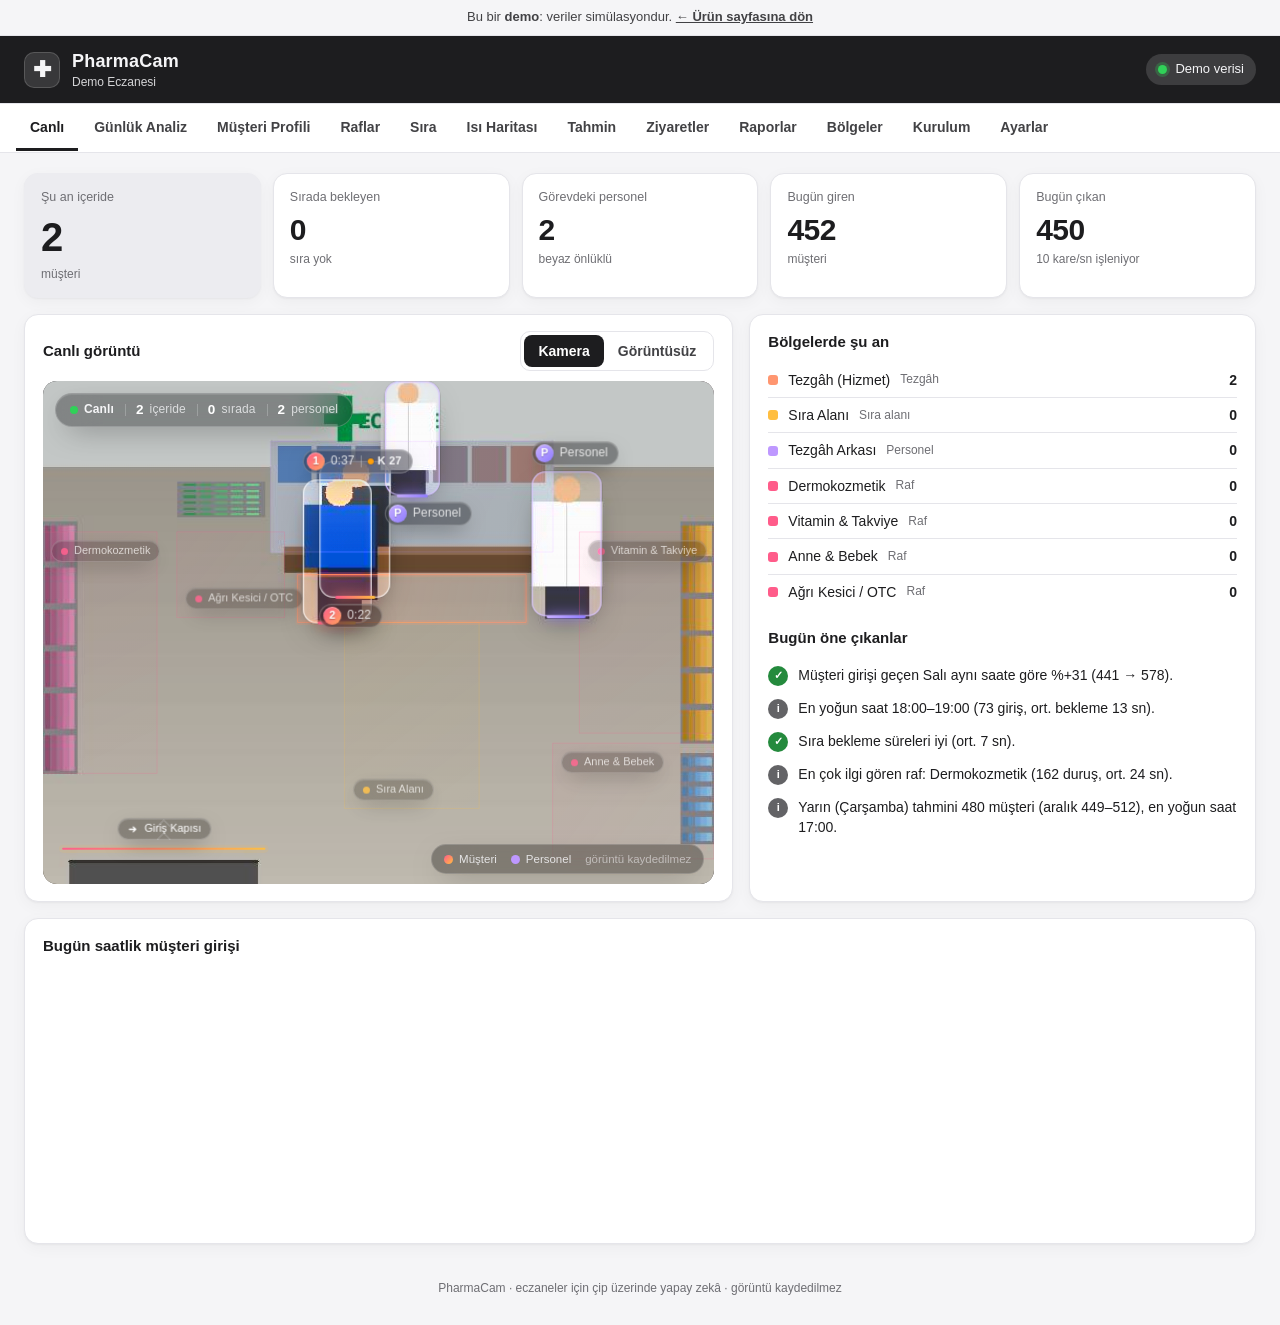
<file: demo/index.html>
<!doctype html>
<html lang="tr">
<head>
<meta charset="utf-8">
<meta name="viewport" content="width=device-width, initial-scale=1">
<title>PharmaCam Demo Paneli</title>
<link rel="icon" href="data:image/svg+xml,%3Csvg xmlns='http://www.w3.org/2000/svg' viewBox='0 0 32 32'%3E%3Crect width='32' height='32' rx='7' fill='%231d1d1f'/%3E%3Cpath d='M13 7h6v6h6v6h-6v6h-6v-6H7v-6h6z' fill='white'/%3E%3C/svg%3E">
<link rel="stylesheet" href="static/style.css">
</head>
<body>
<header class="topbar">
  <div class="brand">
    <span class="logo" aria-hidden="true">✚</span>
    <div>
      <div class="brand-name">PharmaCam</div>
      <div class="brand-sub" id="pharmacy-name">—</div>
    </div>
  </div>
  <div class="status" id="status-pill"><span class="dot"></span><span id="status-text">Bağlanıyor…</span></div>
</header>

<nav class="tabs" id="tabs" role="tablist">
  <button data-tab="live" class="active">Canlı</button>
  <button data-tab="analysis">Günlük Analiz</button>
  <button data-tab="profile">Müşteri Profili</button>
  <button data-tab="shelves">Raflar</button>
  <button data-tab="queue">Sıra</button>
  <button data-tab="heatmap">Isı Haritası</button>
  <button data-tab="forecast">Tahmin</button>
  <button data-tab="visits">Ziyaretler</button>
  <button data-tab="reports">Raporlar</button>
  <button data-tab="zones">Bölgeler</button>
  <button data-tab="setup">Kurulum</button>
  <button data-tab="settings">Ayarlar</button>
</nav>

<main>
  <!-- ============================== LIVE -->
  <section id="tab-live" class="tab active">
    <div class="tiles">
      <div class="tile hero"><div class="label">Şu an içeride</div><div class="value" id="lv-occ">—</div><div class="sub">müşteri</div></div>
      <div class="tile"><div class="label">Sırada bekleyen</div><div class="value" id="lv-queue">—</div><div class="sub" id="lv-queue-sub">en uzun bekleme —</div></div>
      <div class="tile"><div class="label">Görevdeki personel</div><div class="value" id="lv-staff">—</div><div class="sub">beyaz önlüklü</div></div>
      <div class="tile"><div class="label">Bugün giren</div><div class="value" id="lv-in">—</div><div class="sub" id="lv-in-sub">—</div></div>
      <div class="tile"><div class="label">Bugün çıkan</div><div class="value" id="lv-out">—</div><div class="sub" id="lv-fps">—</div></div>
    </div>
    <div class="grid-2">
      <div class="card">
        <div class="card-head"><h2>Canlı görüntü</h2>
          <div class="seg seg-sm" id="lv-mode" role="tablist" aria-label="Görünüm"><button data-m="cam" class="active">Kamera</button><button data-m="plan">Görüntüsüz</button></div>
        </div>
        <div class="live-wrap" id="live-wrap">
          <img id="live-img" alt="Canlı kamera görüntüsü">
          <canvas id="live-canvas" aria-hidden="true"></canvas>
          <div id="live-layer" class="live-layer" aria-hidden="true"></div>
          <div class="live-hud">
            <span class="hud-pill"><i class="live-dot"></i>Canlı</span>
            <span class="hud-pill"><b id="hud-occ">0</b> içeride</span>
            <span class="hud-pill"><b id="hud-q">0</b> sırada</span>
            <span class="hud-pill"><b id="hud-st">0</b> personel</span>
          </div>
          <div class="live-legend"><span><i class="lg-c"></i>Müşteri</span><span><i class="lg-s"></i>Personel</span><span class="muted" id="lv-note">görüntü kaydedilmez</span></div>
          <div id="live-off" class="live-off hidden"></div>
        </div>
      </div>
      <div class="card">
        <div class="card-head"><h2>Bölgelerde şu an</h2></div>
        <ul class="zone-live" id="zone-live"></ul>
        <div class="card-head mt"><h2>Bugün öne çıkanlar</h2></div>
        <ul class="insights" id="live-insights"></ul>
      </div>
    </div>
    <div class="card">
      <div class="card-head"><h2>Bugün saatlik müşteri girişi</h2></div>
      <div class="chart"><canvas id="ch-live-hourly"></canvas></div>
    </div>
  </section>

  <!-- ============================== ANALYSIS -->
  <section id="tab-analysis" class="tab">
    <div class="filters"><label>Gün <select id="an-day" class="day-select"></select></label></div>
    <div class="tiles" id="an-tiles"></div>
    <div class="grid-2">
      <div class="card"><div class="card-head"><h2>Saatlik müşteri girişi</h2></div><div class="chart"><canvas id="ch-an-entries"></canvas></div></div>
      <div class="card"><div class="card-head"><h2>Ortalama içerideki müşteri</h2></div><div class="chart"><canvas id="ch-an-occ"></canvas></div></div>
    </div>
    <div class="card"><div class="card-head"><h2>Son 30 gün — günlük müşteri</h2><span class="muted small">çubuğa tıklayarak o güne gidin</span></div><div class="chart"><canvas id="ch-an-daily"></canvas></div></div>
    <div class="card"><div class="card-head"><h2>Otomatik değerlendirme</h2></div><ul class="insights" id="an-insights"></ul></div>
  </section>

  <!-- ============================== SHELVES -->
  <section id="tab-shelves" class="tab">
    <div class="filters">
      <div class="seg" id="sh-range"><button data-days="1" class="active">Bugün</button><button data-days="7">7 gün</button><button data-days="30">30 gün</button></div>
    </div>
    <div class="card"><div class="card-head"><h2>Raf önünde durma ve geçme</h2><span class="muted small">duruş = en az 3 sn bekleme</span></div><div class="chart tall"><canvas id="ch-shelves"></canvas></div></div>
    <div class="card"><div class="card-head"><h2>Raf tablosu</h2></div><div class="table-wrap"><table id="tb-shelves"></table></div></div>
  </section>

  <!-- ============================== CUSTOMER PROFILE (estimated age / gender) -->
  <section id="tab-profile" class="tab">
    <div class="filters">
      <div class="seg" id="pf-range"><button data-days="1">Bugün</button><button data-days="7" class="active">7 gün</button><button data-days="30">30 gün</button></div>
    </div>
    <div id="pf-off" class="card empty-state hidden">
      <h2>Yaş ve cinsiyet tahmini kapalı</h2>
      <p class="muted">Açmak için <b>Ayarlar → Yaş ve cinsiyet tahmini</b>. Tahminler cihazın içinde yapılır, görüntü saklanmaz;
        yalnızca ziyaret başına tahmin ve günlük toplamlar tutulur. Açmadan önce eczanenin aydınlatma metnine ekleyin (kılavuz, bölüm 14).</p>
    </div>
    <div class="tiles" id="pf-tiles"></div>
    <div class="grid-2">
      <div class="card"><div class="card-head"><h2>Yaş grupları</h2><span class="muted small">tahmini, ziyaretçi sayısı</span></div><div class="chart"><canvas id="ch-pf-age"></canvas></div></div>
      <div class="card"><div class="card-head"><h2>Saatlere göre kadın ve erkek ziyaretçi</h2></div><div class="chart"><canvas id="ch-pf-hour"></canvas></div></div>
    </div>
    <p class="muted small pf-note">Tahminler cihazın içinde yapılır ve görüntü saklanmaz. Yüzü ya da vücudu yeterince net görülemeyen
      ziyaretçiler "bilinmiyor" kalır ve dağılıma katılmaz; personel hiç dahil edilmez. Sonuçlar tahminidir, kişi bazında değil
      toplu eğilim olarak yorumlayın.</p>
  </section>

  <!-- ============================== QUEUE -->
  <section id="tab-queue" class="tab">
    <div class="filters"><label>Gün <select id="q-day" class="day-select"></select></label></div>
    <div class="tiles" id="q-tiles"></div>
    <div class="grid-2">
      <div class="card"><div class="card-head"><h2>Saatlik ortalama bekleme (dk)</h2></div><div class="chart"><canvas id="ch-q-hour"></canvas></div></div>
      <div class="card"><div class="card-head"><h2>Bekleme süresi dağılımı</h2></div><div class="chart"><canvas id="ch-q-hist"></canvas></div></div>
    </div>
    <div class="card"><div class="card-head"><h2>Saatlik en uzun sıra (kişi)</h2></div><div class="chart"><canvas id="ch-q-max"></canvas></div></div>
  </section>

  <!-- ============================== HEATMAP -->
  <section id="tab-heatmap" class="tab">
    <div class="filters">
      <div class="seg" id="hm-range"><button data-days="1" class="active">Bugün</button><button data-days="7">7 gün</button><button data-days="30">30 gün</button></div>
    </div>
    <div class="card">
      <div class="card-head"><h2>Müşteri yoğunluk haritası</h2><span class="legend-ramp"><span>az</span><i></i><span>yoğun</span></span></div>
      <div class="heat-wrap"><img id="hm-img" alt="Mağaza ısı haritası"></div>
      <p class="muted small">Müşterilerin ayak noktalarının bulunduğu konumda geçirdiği süre toplanır. Personel dahil edilmez.</p>
    </div>
  </section>

  <!-- ============================== FORECAST -->
  <section id="tab-forecast" class="tab">
    <div class="forecast-days" id="fc-days"></div>
    <div class="card">
      <div class="card-head"><h2 id="fc-title">Saatlik tahmin</h2><span class="muted small" id="fc-meta"></span></div>
      <div class="chart"><canvas id="ch-fc"></canvas></div>
    </div>
    <div class="card"><div class="card-head"><h2>Önerilen tezgâh personeli</h2><span class="muted small">%75 kullanım hedefiyle, ortalama hizmet süresine göre</span></div><div class="staff-row" id="fc-staff"></div></div>
  </section>

  <!-- ============================== VISITS -->
  <section id="tab-visits" class="tab">
    <div class="filters">
      <label>Gün <select id="v-day" class="day-select"></select></label>
      <label class="check"><input type="checkbox" id="v-staff"> Personeli göster</label>
      <a class="btn ghost" id="v-csv" href="#">CSV indir</a>
    </div>
    <div class="card">
      <div class="card-head"><h2>Anonim ziyaret kayıtları</h2><span class="muted small">kimlik/yüz yok — yalnızca geçici takip numarası</span></div>
      <div class="table-wrap"><table id="tb-visits"></table></div>
    </div>
  </section>

  <!-- ============================== REPORTS -->
  <section id="tab-reports" class="tab">
    <div class="filters"><button class="btn" id="rep-make">Bugünün raporunu oluştur</button></div>
    <div class="card"><div class="card-head"><h2>Günlük PDF raporları</h2><span class="muted small">her gün kapanış saatinde otomatik üretilir</span></div><ul class="reports" id="rep-list"></ul></div>
  </section>

  <!-- ============================== INSTALLATION ASSISTANT -->
  <section id="tab-setup" class="tab">
    <div class="card setup-intro">
      <div>
        <h2>Kurulum asistanı</h2>
        <p class="muted">Kamerayı taktıktan sonra bu dört adımı sırayla yapın. Her adım, sayımın doğru olması için gereken bir
          şeyi kontrol eder; son adım cihazın gerçek doğruluğunu ölçüp kaydeder.</p>
      </div>
      <ol class="setup-steps"><li><b>1</b>Montaj</li><li><b>2</b>Giriş çizgisi</li><li><b>3</b>Personel</li><li><b>4</b>Doğruluk testi</li></ol>
    </div>
    <div class="grid-2">
      <div class="card">
        <div class="card-head"><h2>1 · Montaj kontrolü</h2><span class="muted small"><i class="live-dot"></i> canlı</span></div>
        <ul class="checks" id="st-checks"></ul>
        <div class="focus-meter"><span>Odak</span><div class="meter"><i id="st-focus"></i></div><b id="st-focus-v">—</b></div>
        <p class="muted small">Lensi yavaşça çevirin: çubuk en uzun olduğunda odak tamamdır.</p>
      </div>
      <div class="card">
        <div class="card-head"><h2>2 · Giriş çizgisi</h2></div>
        <div class="seg seg-sm seg-wrap" id="st-mount" role="tablist">
          <button data-m="above_door" class="active">Kapı üstü, içeri bakıyor</button><button data-m="facing_door">Karşıdan kapıya</button><button data-m="corner">Köşede</button>
        </div>
        <p class="mount-tip" id="st-mount-tip"></p>
        <div class="door-preview"><canvas id="st-door-cv"></canvas></div>
        <p class="muted small" id="st-learnt"></p>
        <div class="actions"><button class="btn primary" id="st-door-preset">Önerilen çizgiyi uygula</button>
          <button class="btn" id="st-door-learnt" disabled>Gözleme göre uygula</button></div>
      </div>
      <div class="card">
        <div class="card-head"><h2>3 · Personel (önlük) ayarı</h2></div>
        <p class="muted">Önlüklü bir çalışan 10 saniye kasanın arkasında, kameraya görünür şekilde dursun; sonra <b>Ölç</b>'e basın.
          Sistem önlüğün beyazlığını ölçer ve personeli müşteriden ayıracak eşiği önerir.</p>
        <div class="actions"><button class="btn primary" id="st-coat-measure">Ölç</button>
          <button class="btn hidden" id="st-coat-apply">Önerilen eşiği uygula</button></div>
        <p id="st-coat-res" class="small"></p>
      </div>
      <div class="card audit-card">
        <div class="card-head"><h2>4 · Sayım doğruluk testi</h2></div>
        <p class="muted">Kapının yanında durun. Her gerçek müşteri girdiğinde <b>Giren</b>, çıktığında <b>Çıkan</b>'a basın
          (personeli saymayın). Güvenilir bir sonuç için en az 30–50 geçiş önerilir.</p>
        <div class="audit-pad hidden" id="st-audit-pad">
          <button class="tap in" data-k="in"><span>Giren</span><b id="st-m-in">0</b><small>sistem: <i id="st-s-in">0</i></small></button>
          <button class="tap out" data-k="out"><span>Çıkan</span><b id="st-m-out">0</b><small>sistem: <i id="st-s-out">0</i></small></button>
        </div>
        <div class="actions"><button class="btn primary" id="st-audit-start">Testi başlat</button>
          <button class="btn hidden" id="st-audit-undo-in">Son "Giren"i geri al</button>
          <button class="btn hidden" id="st-audit-undo-out">Son "Çıkan"ı geri al</button>
          <button class="btn danger hidden" id="st-audit-stop">Testi bitir</button></div>
        <div id="st-audit-result"></div>
        <div class="table-wrap"><table id="st-audits"></table></div>
      </div>
    </div>
  </section>

  <!-- ============================== ZONES -->
  <section id="tab-zones" class="tab">
    <div class="zone-editor">
      <div class="card">
        <div class="card-head"><h2>Bölge düzenleyici</h2><span class="muted small" id="ze-hint">Bir bölge seçin veya yeni ekleyin</span></div>
        <div class="ze-canvas-wrap"><canvas id="ze-canvas"></canvas></div>
      </div>
      <div class="card ze-side">
        <div class="ze-add">
          <select id="ze-type">
            <option value="shelf">Raf</option><option value="queue">Sıra alanı</option><option value="service">Tezgâh (hizmet)</option>
            <option value="staff">Tezgâh arkası (personel)</option><option value="entrance">Giriş kapısı (çizgi)</option>
            <option value="ignore">Yok say (ayna, poster, ekran)</option>
          </select>
          <button class="btn" id="ze-new">+ Yeni bölge</button>
        </div>
        <ul class="ze-list" id="ze-list"></ul>
        <div id="ze-form" class="ze-form hidden">
          <label>Ad <input id="ze-name"></label>
          <label>Kimlik <input id="ze-id"></label>
          <p class="muted small" id="ze-help"></p>
          <div class="row"><button class="btn ghost" id="ze-clear">Noktaları temizle</button><button class="btn danger" id="ze-del">Sil</button></div>
        </div>
        <button class="btn primary wide" id="ze-save">Kaydet ve uygula</button>
      </div>
    </div>
  </section>

  <!-- ============================== SETTINGS -->
  <section id="tab-settings" class="tab">
    <div class="grid-2">
      <div class="card"><div class="card-head"><h2>Ayarlar</h2></div><form id="set-form" class="settings"></form><button class="btn primary" id="set-save">Kaydet</button></div>
      <div class="card"><div class="card-head"><h2>Cihaz durumu</h2></div><dl class="health" id="health"></dl>
        <p class="muted small">API belgeleri: <a href="docs" target="_blank" rel="noopener">/docs</a></p></div>
    </div>
  </section>
</main>
<div id="toast" class="toast hidden" role="status"></div>
<footer class="foot">PharmaCam · eczaneler için çip üzerinde yapay zekâ · görüntü kaydedilmez</footer>
<script src="static/vendor/chart.umd.min.js"></script>
<script>window.PHARMACAM_DEMO = { base: "demo-data/", liveFrames: 80, home: "../" };</script>
<script src="static/app.js"></script>
</body>
</html>
</file>
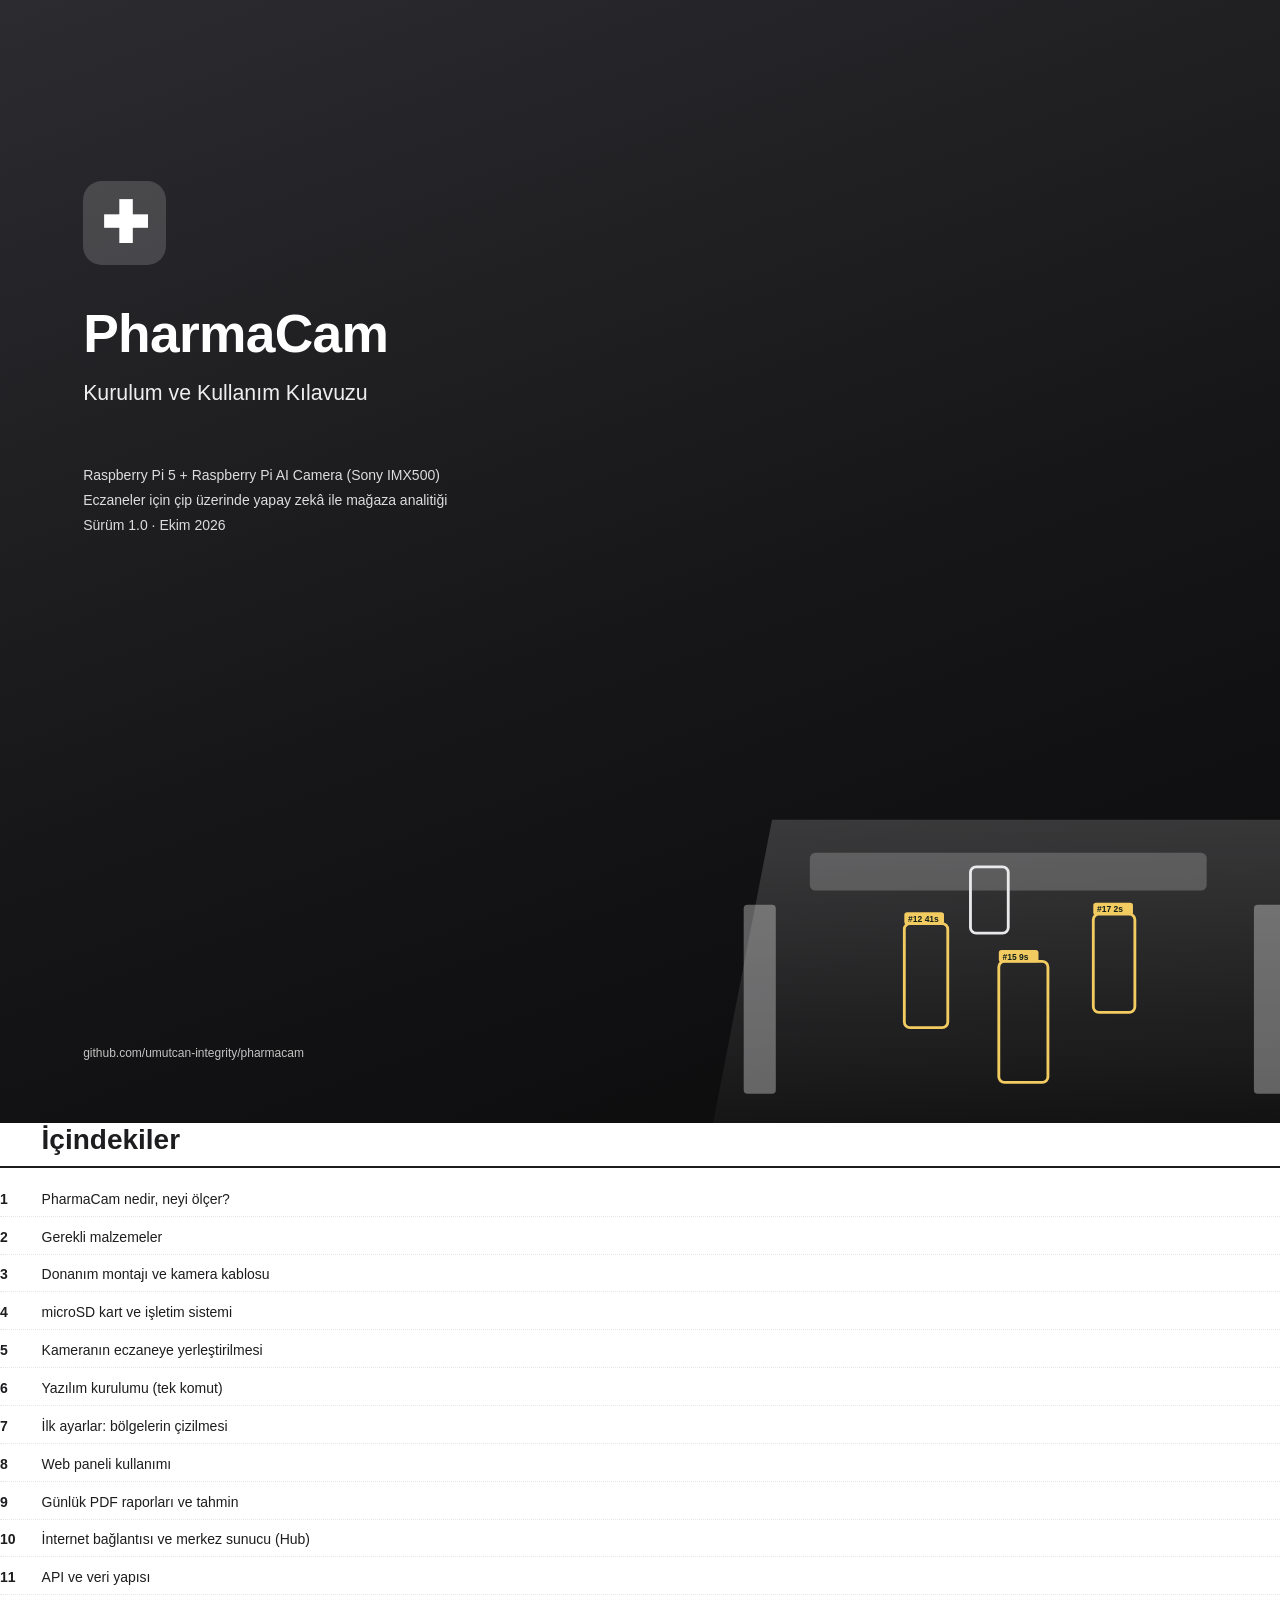
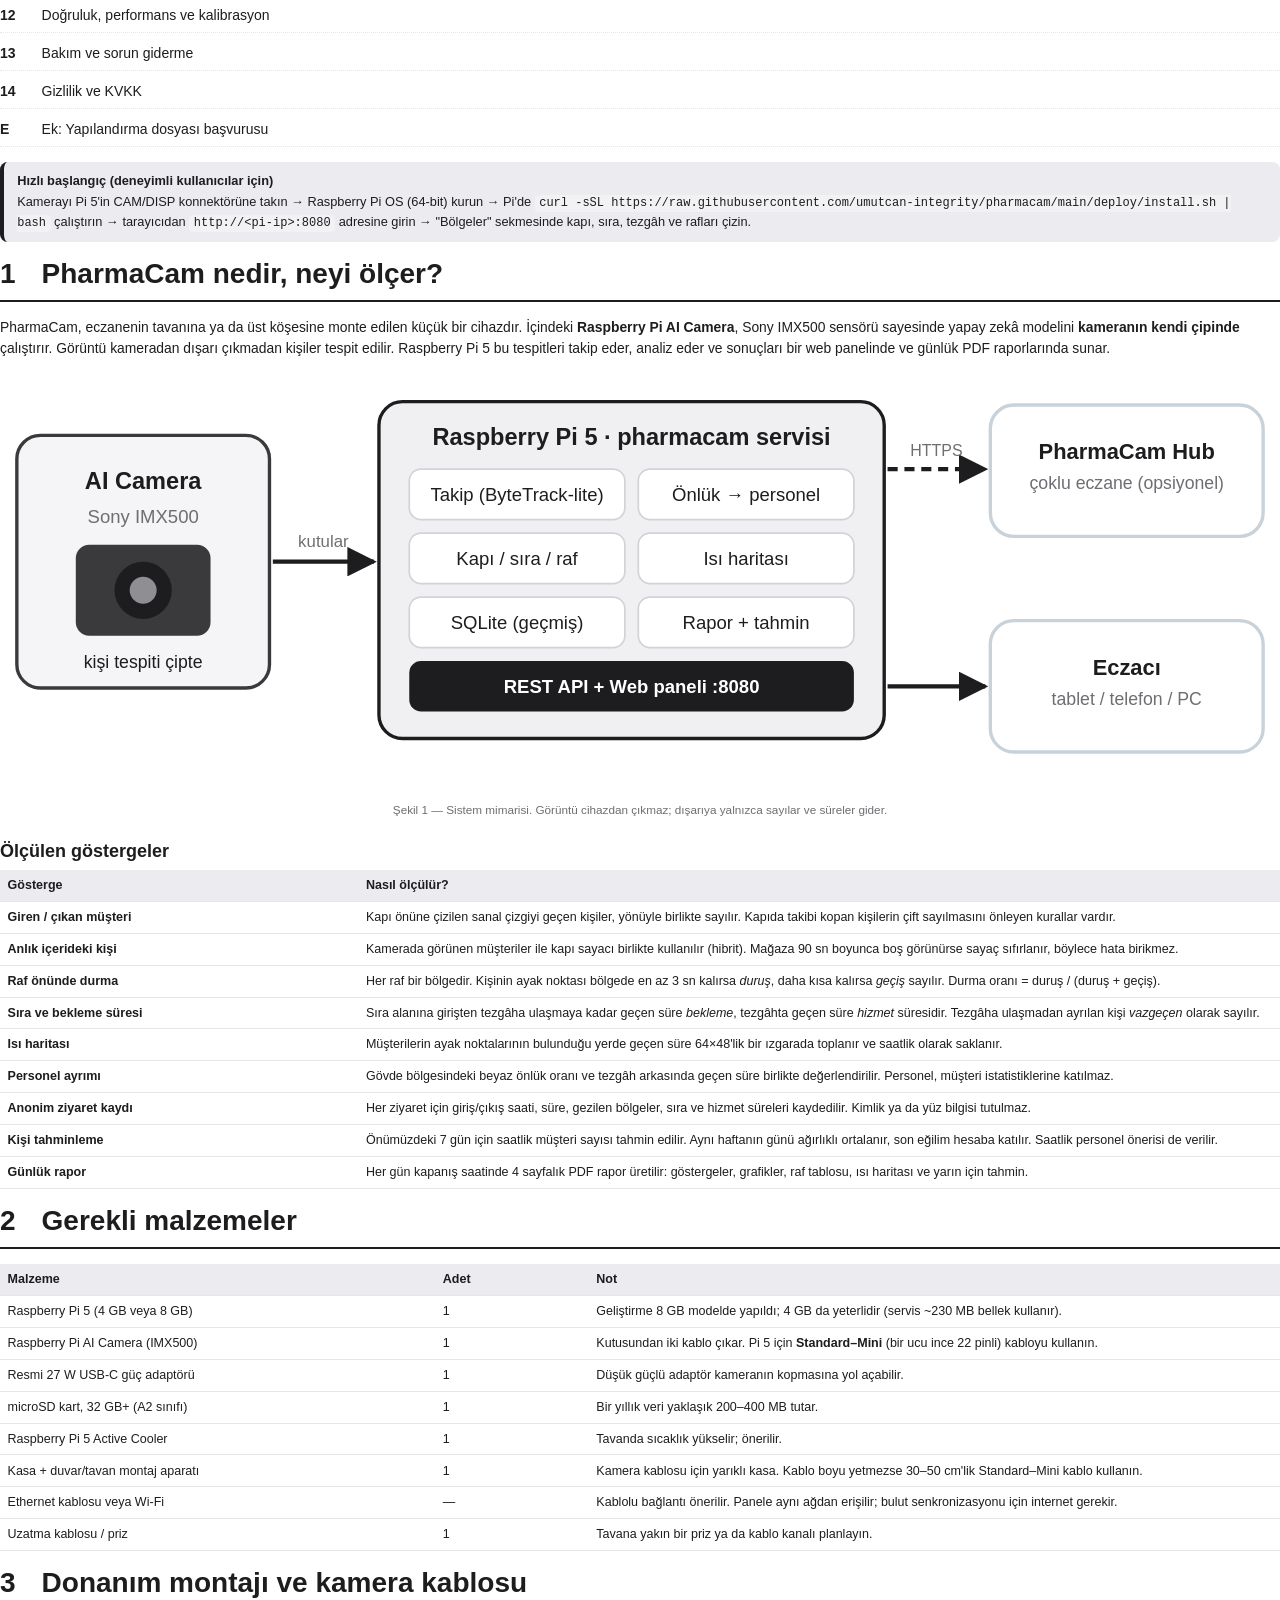
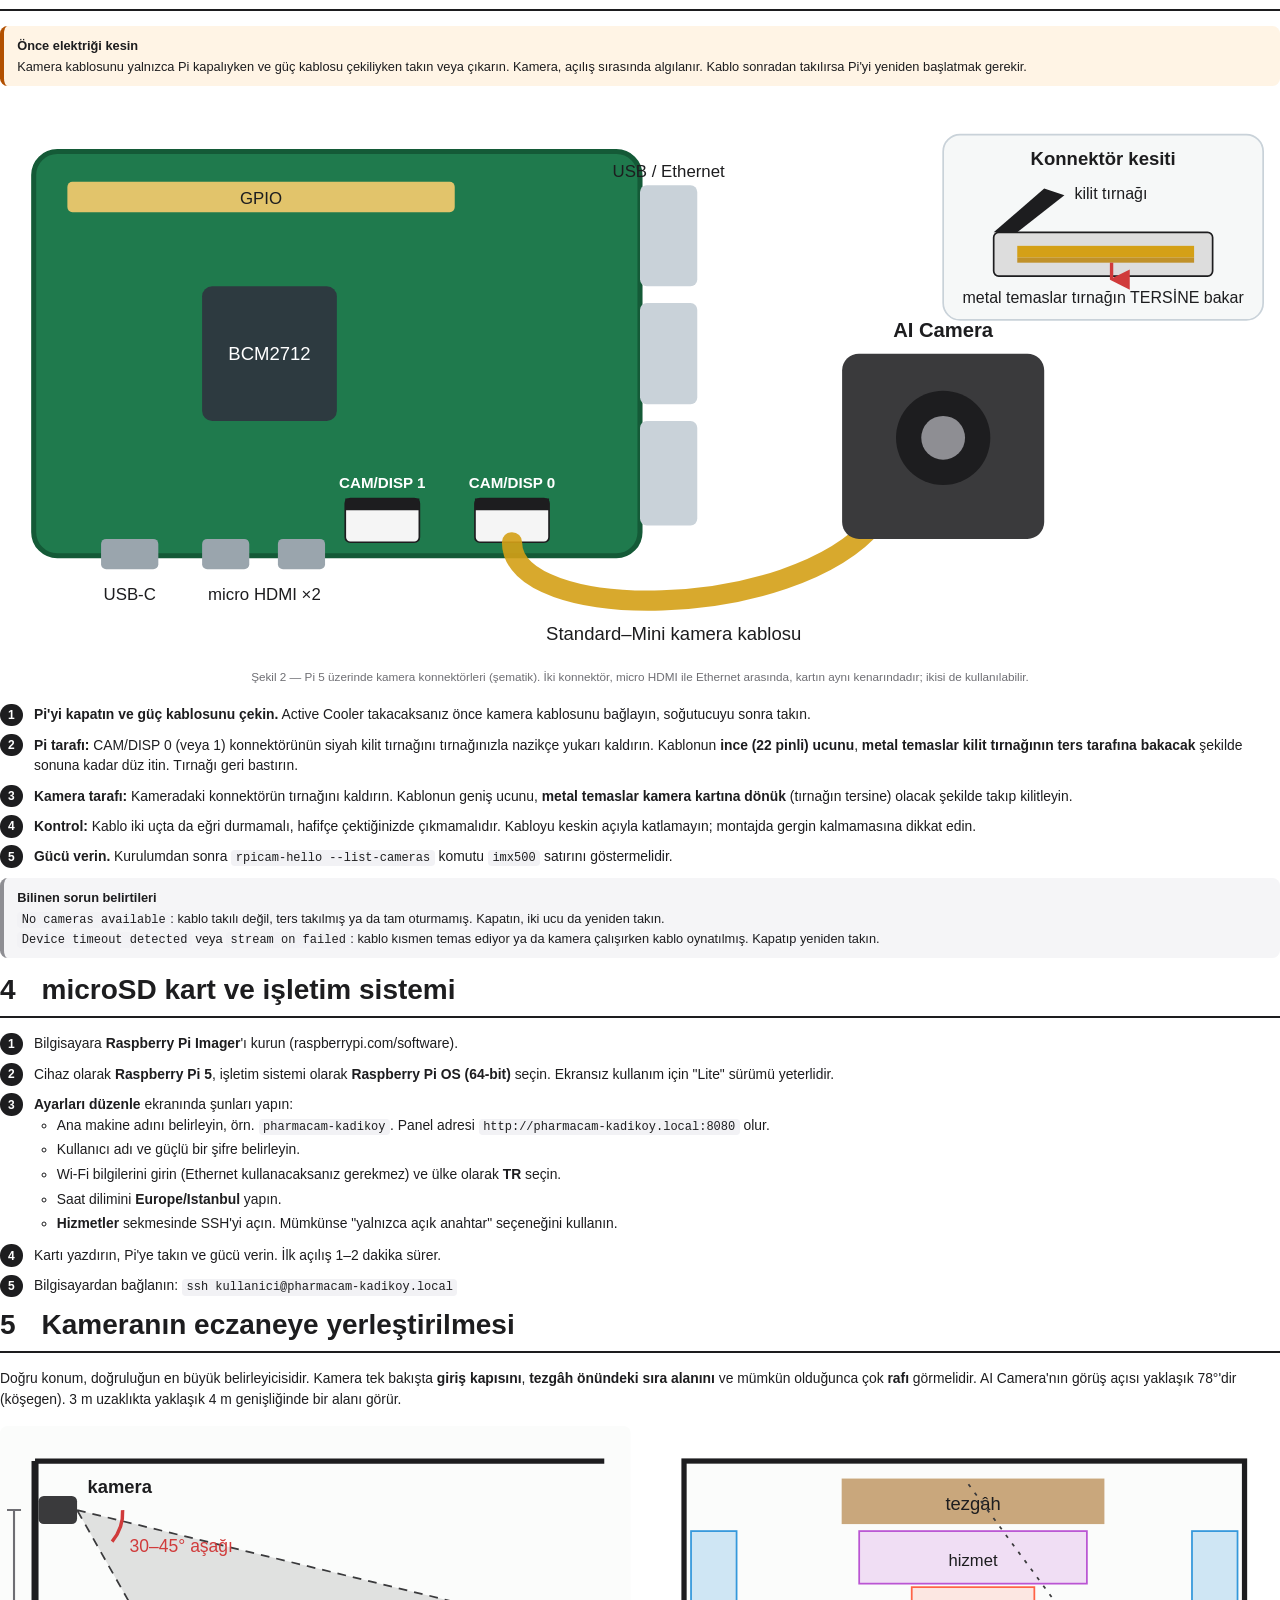
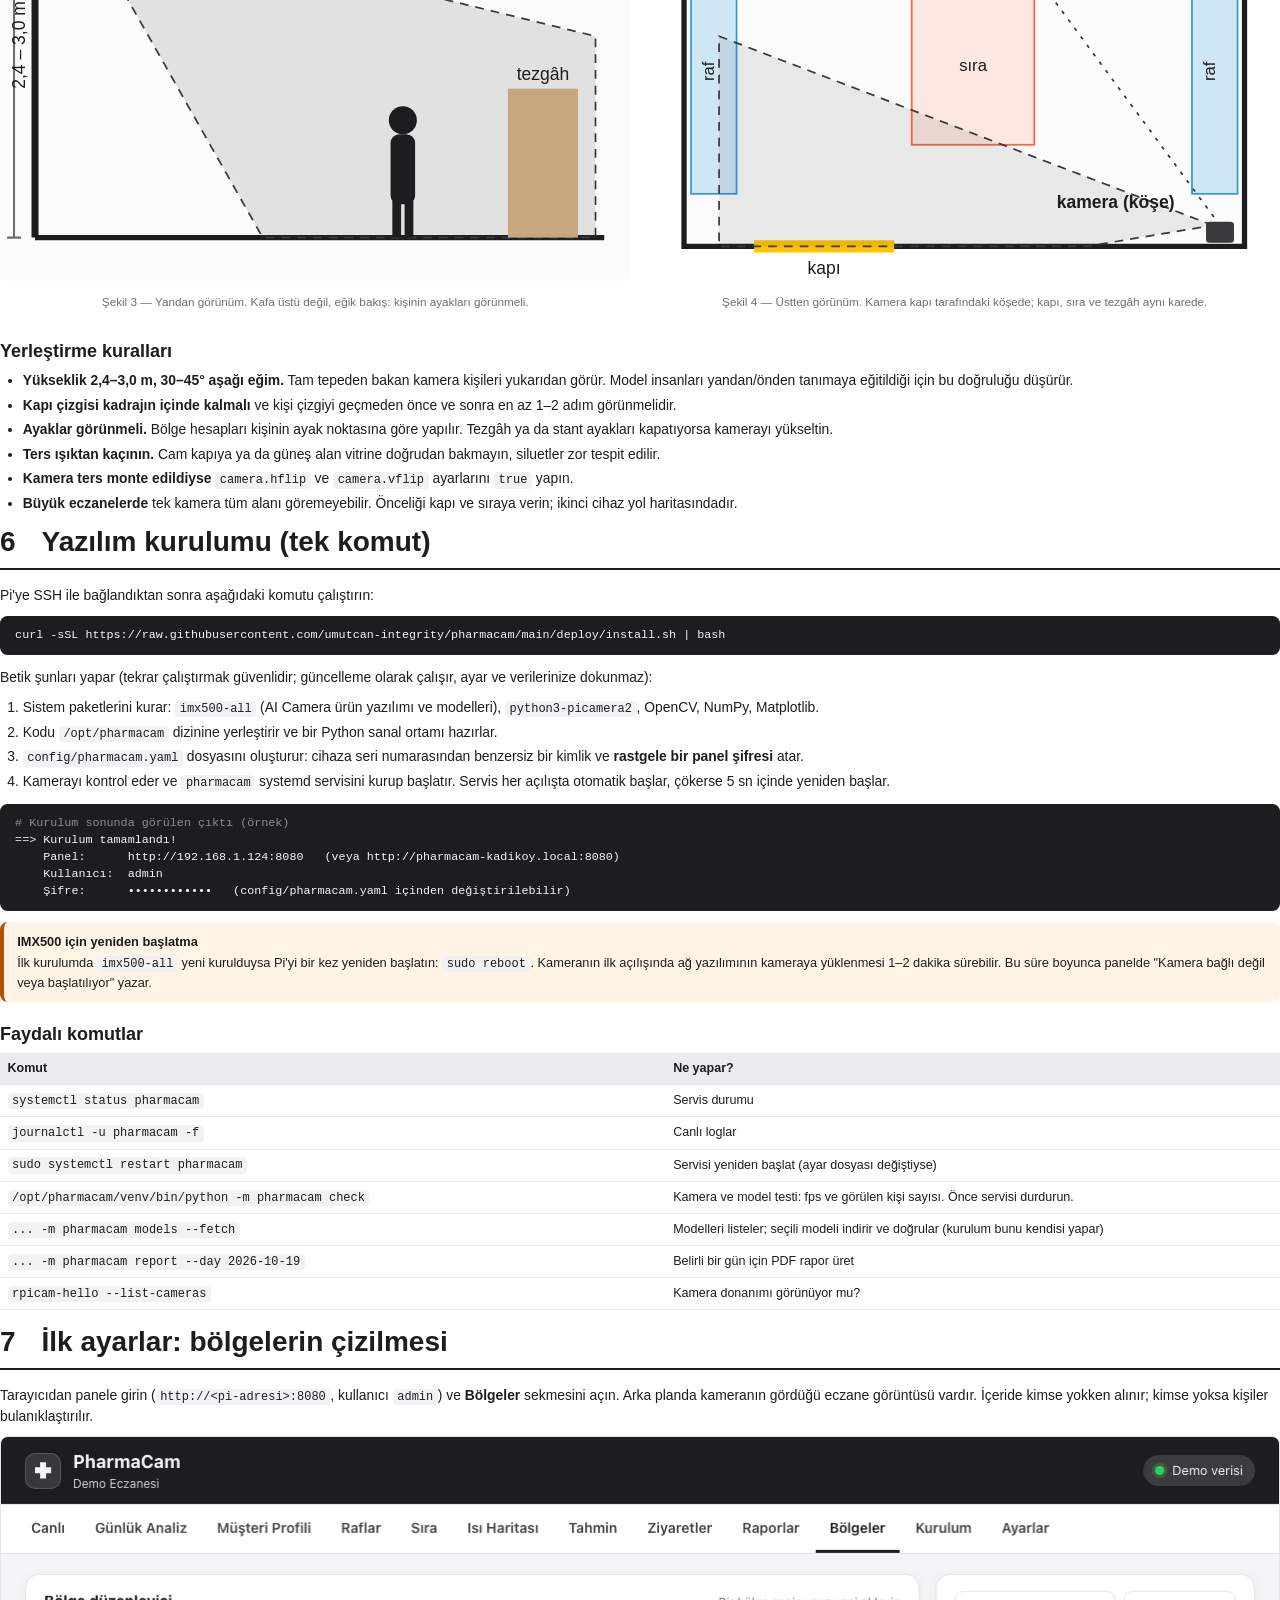
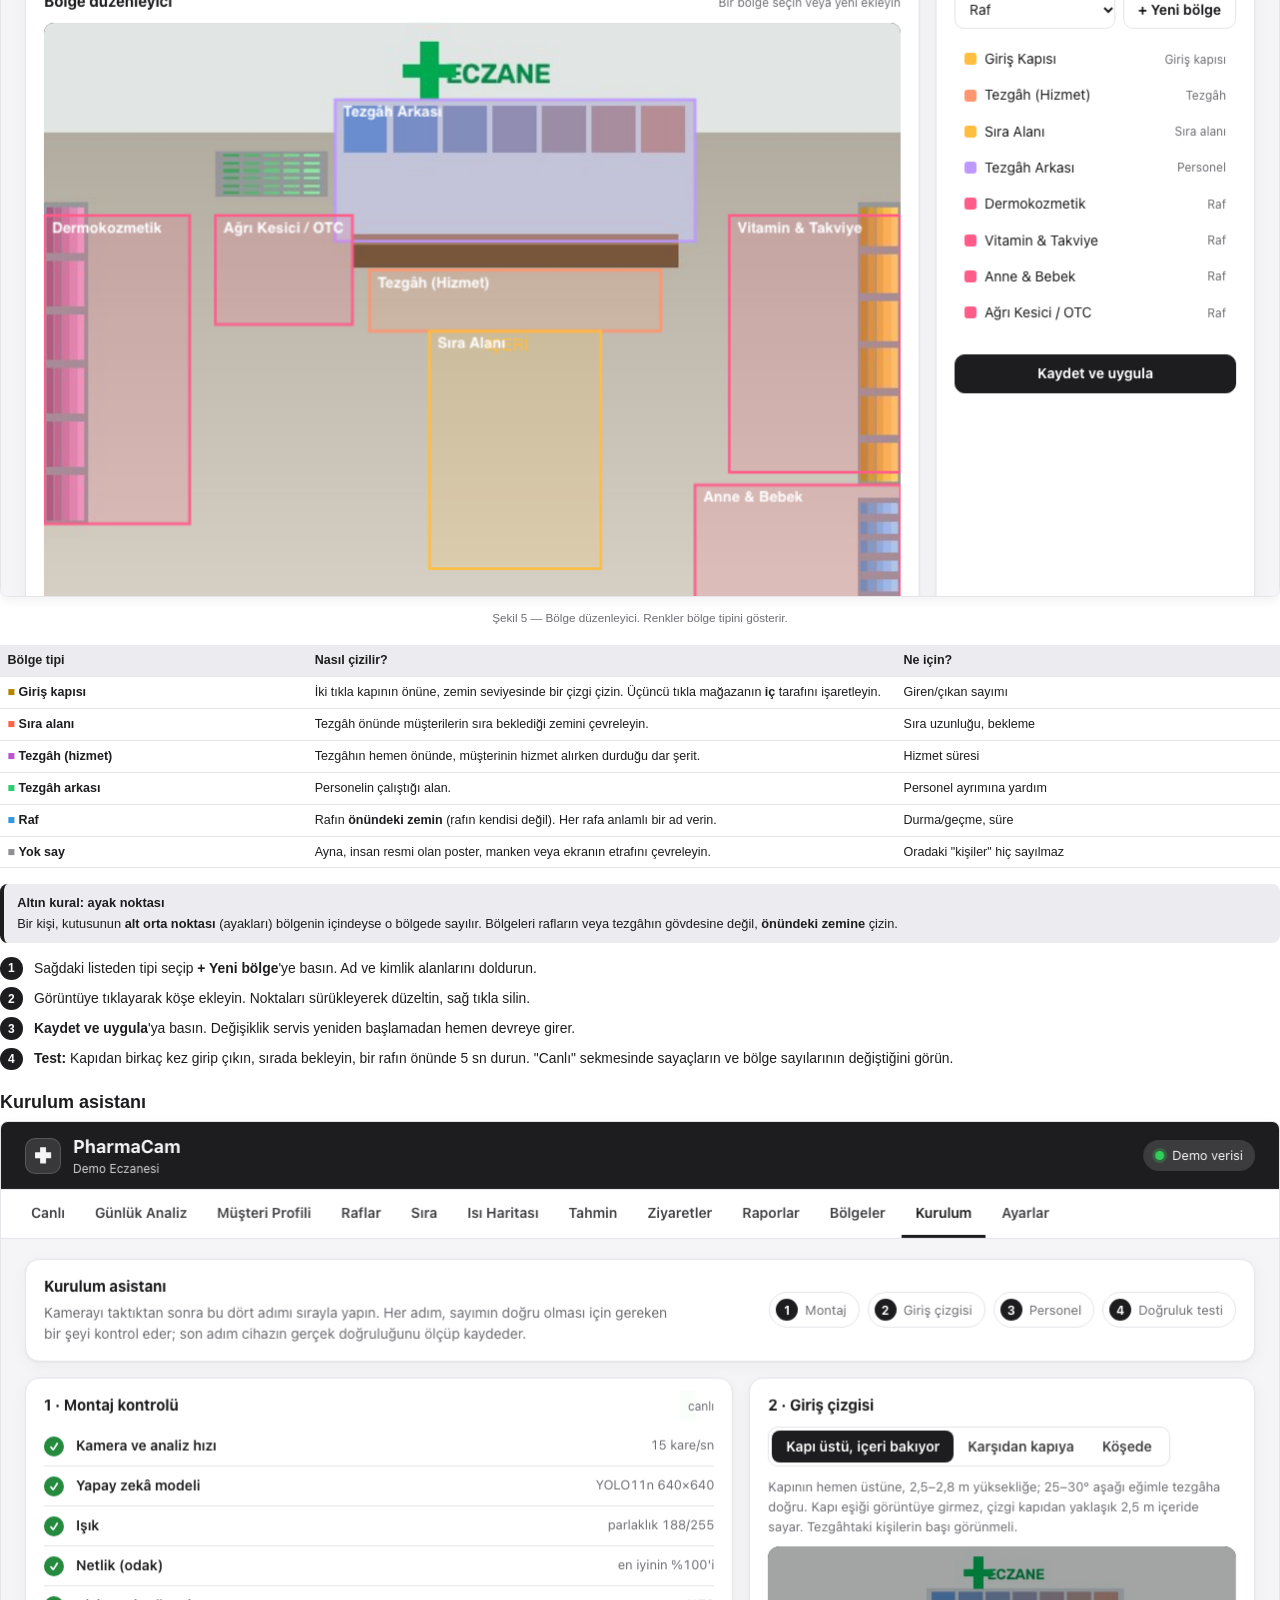
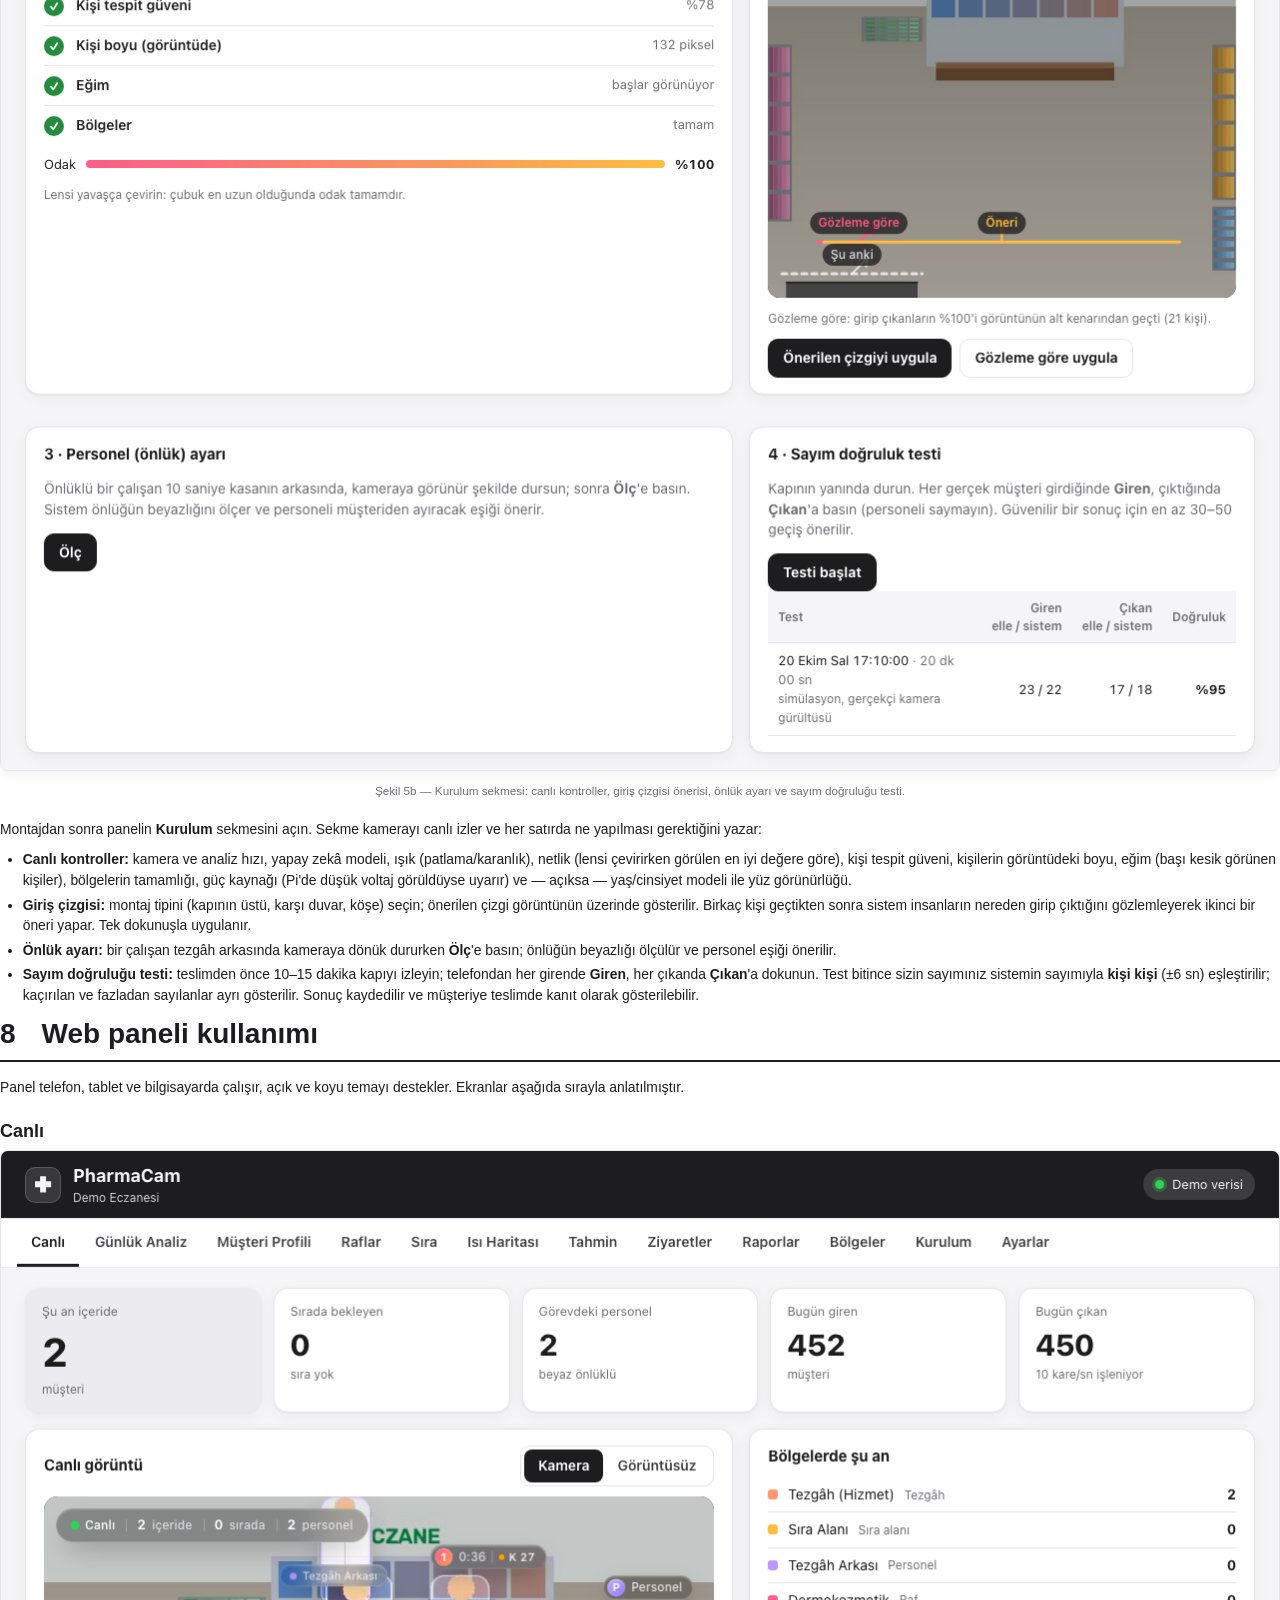
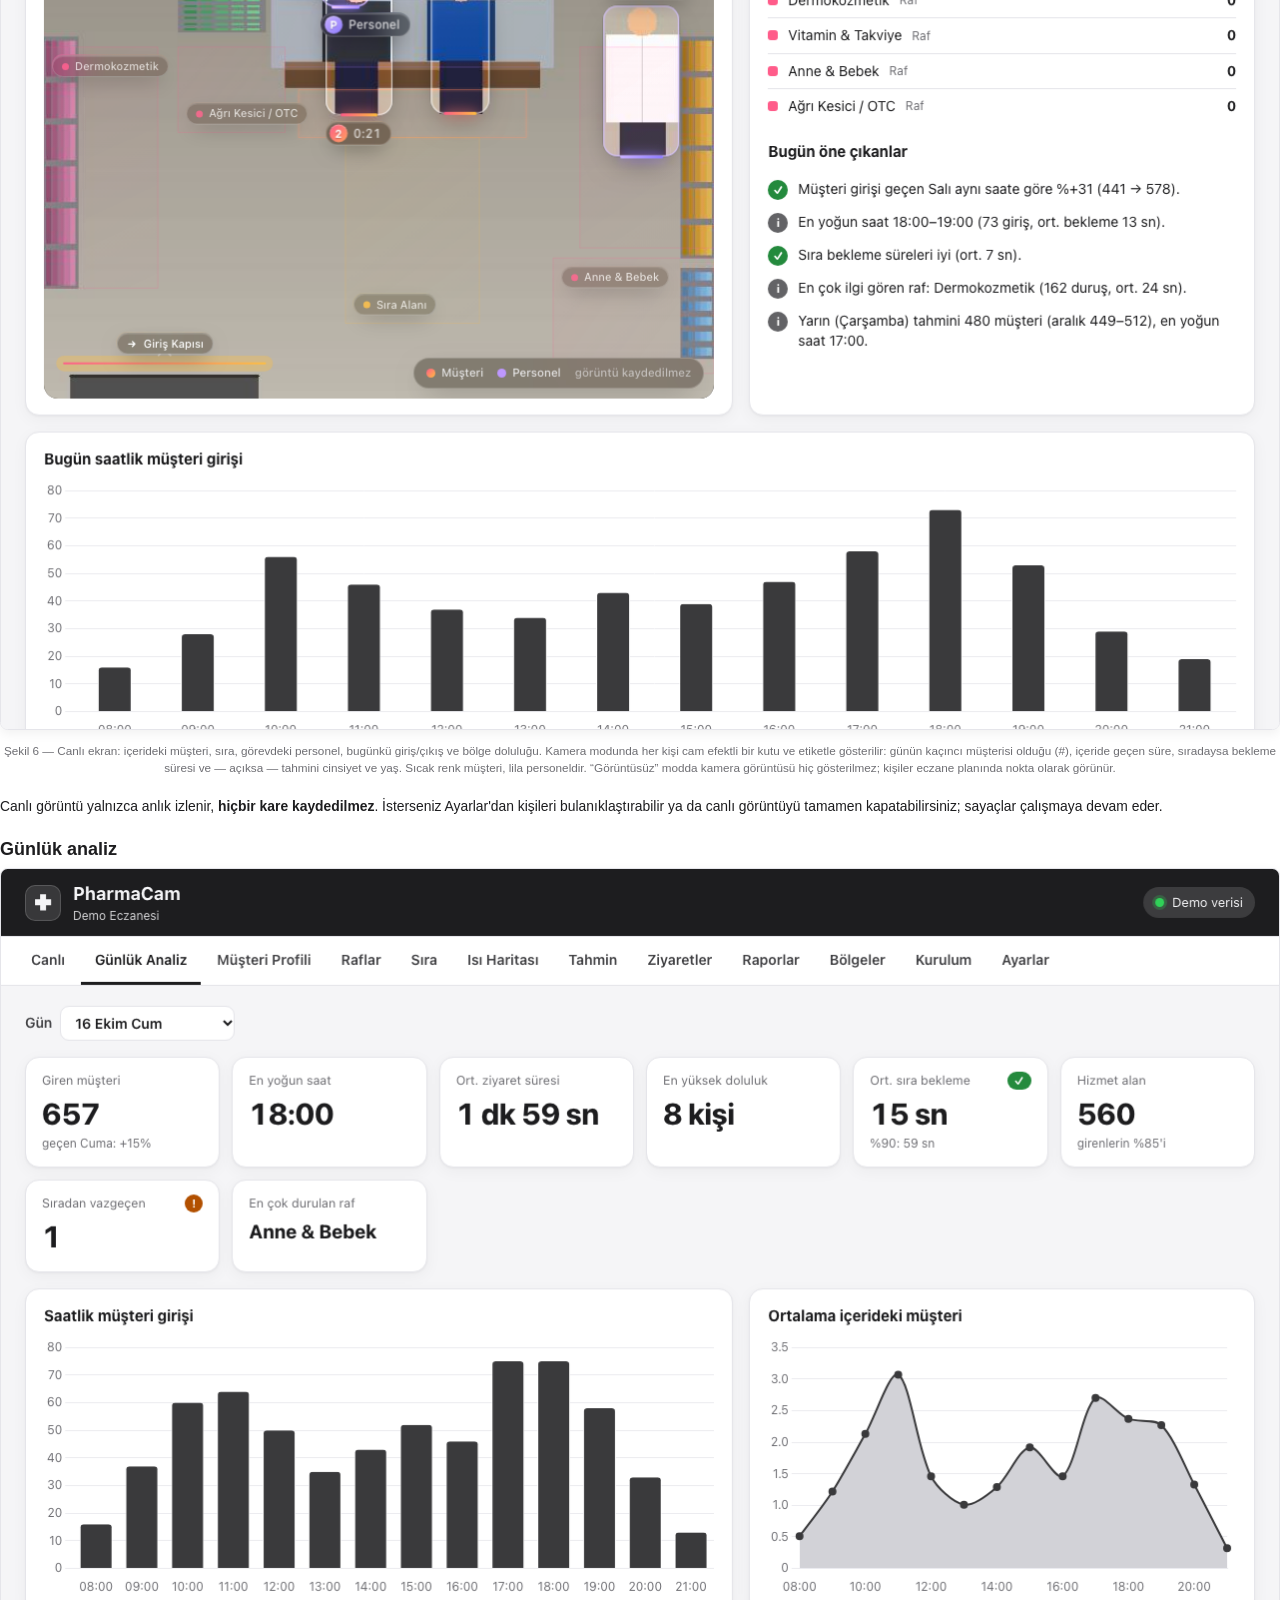
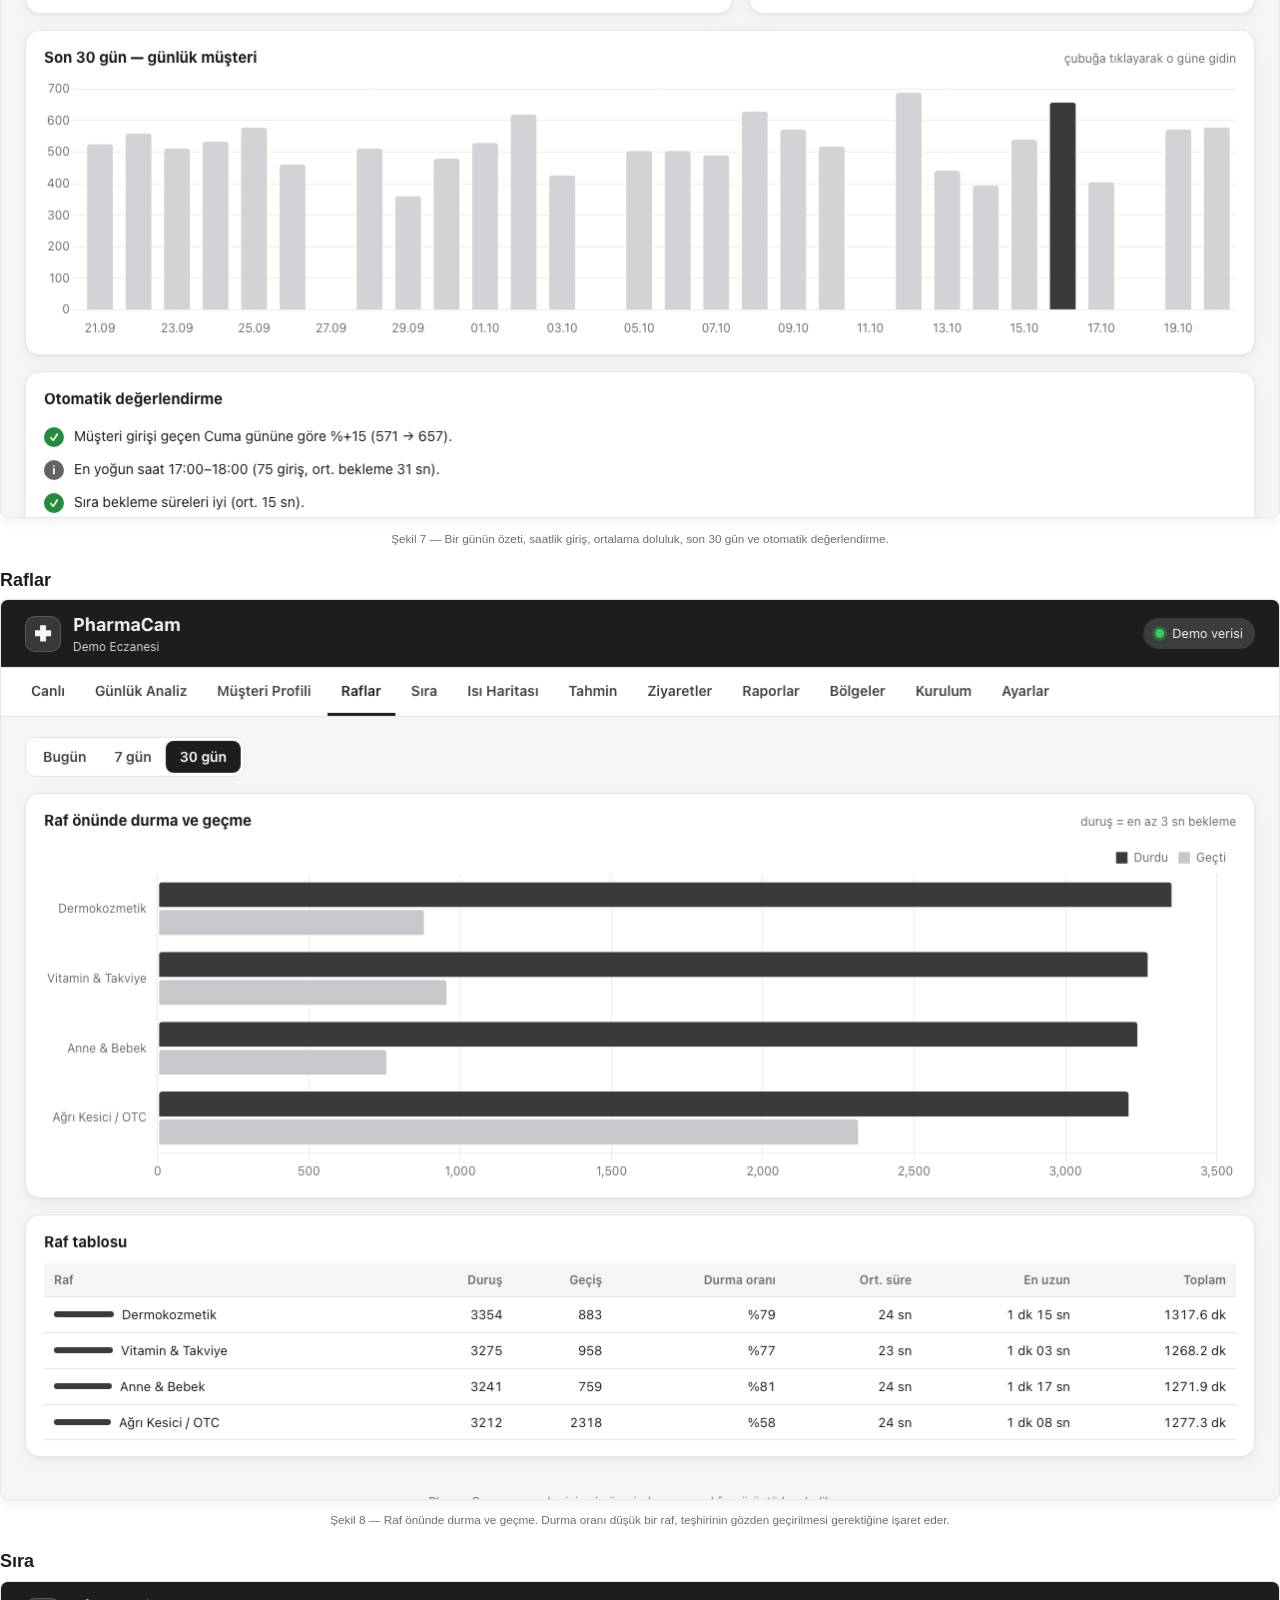
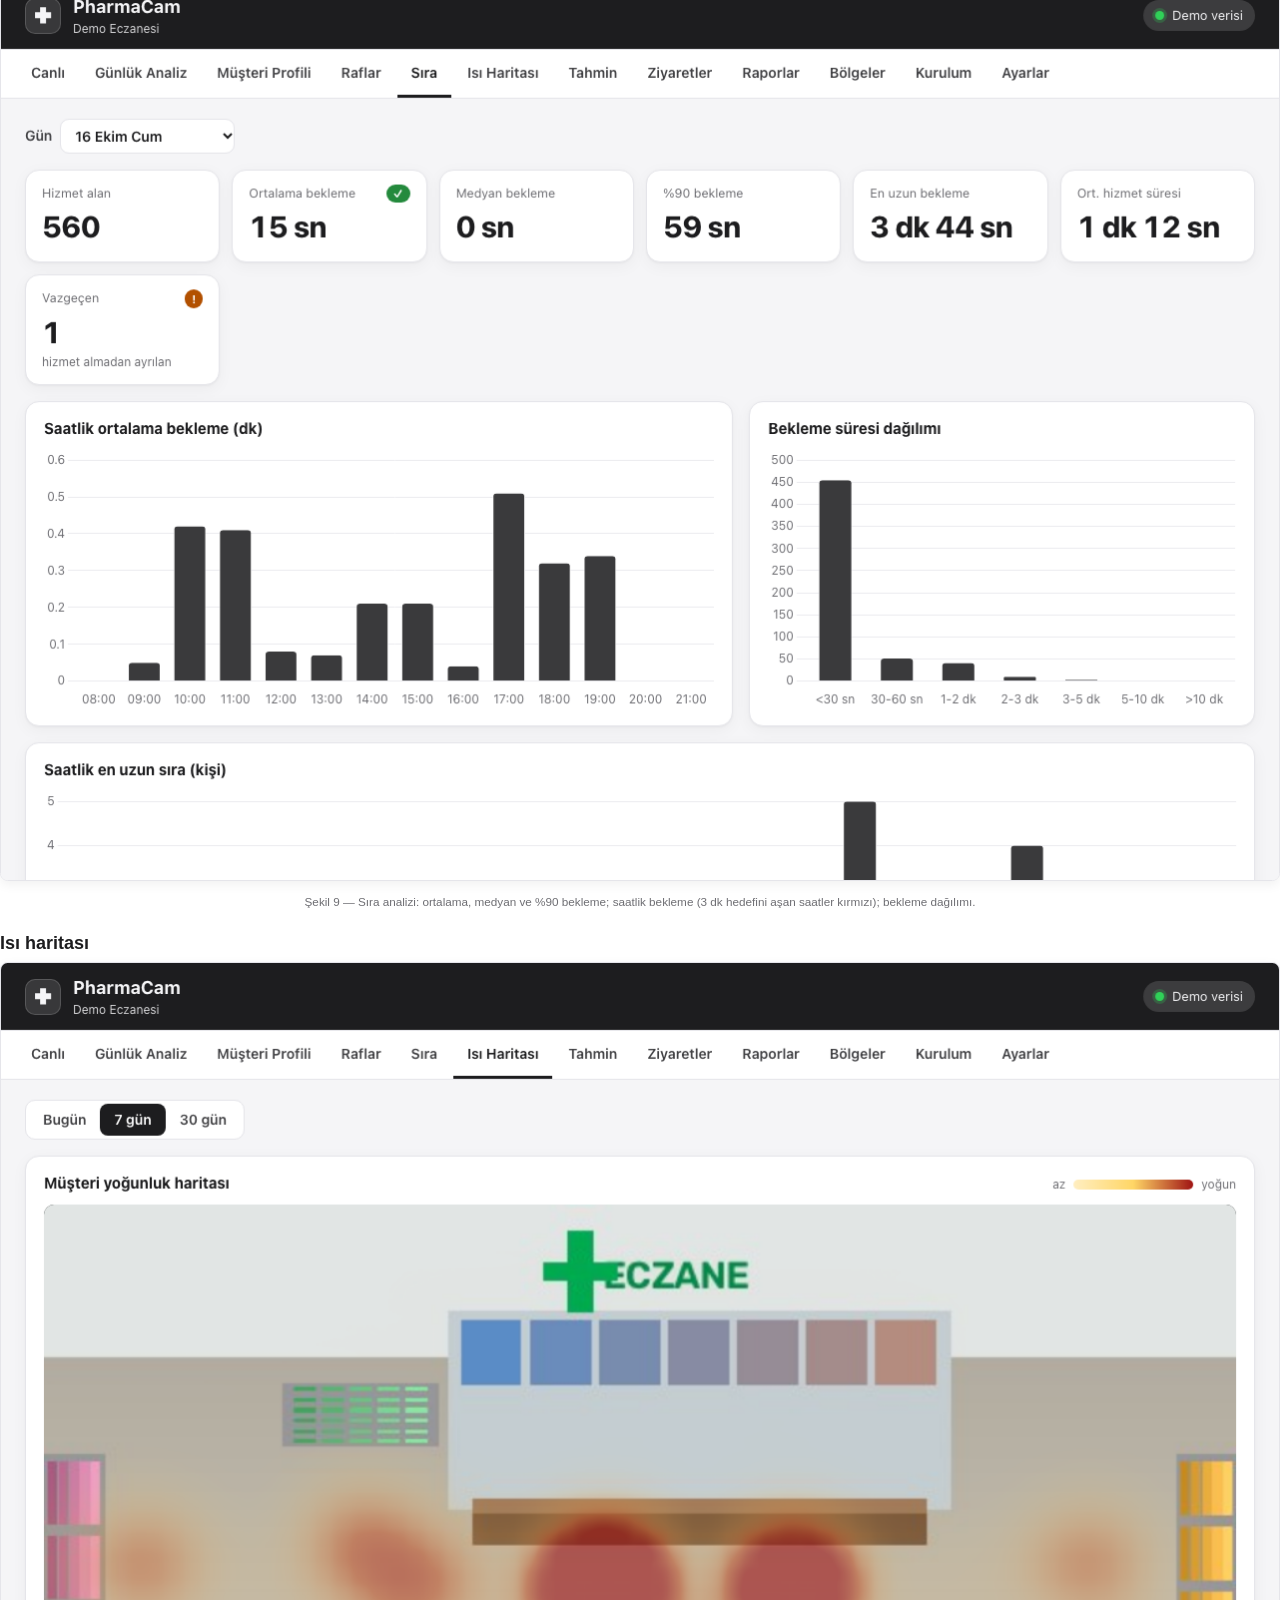
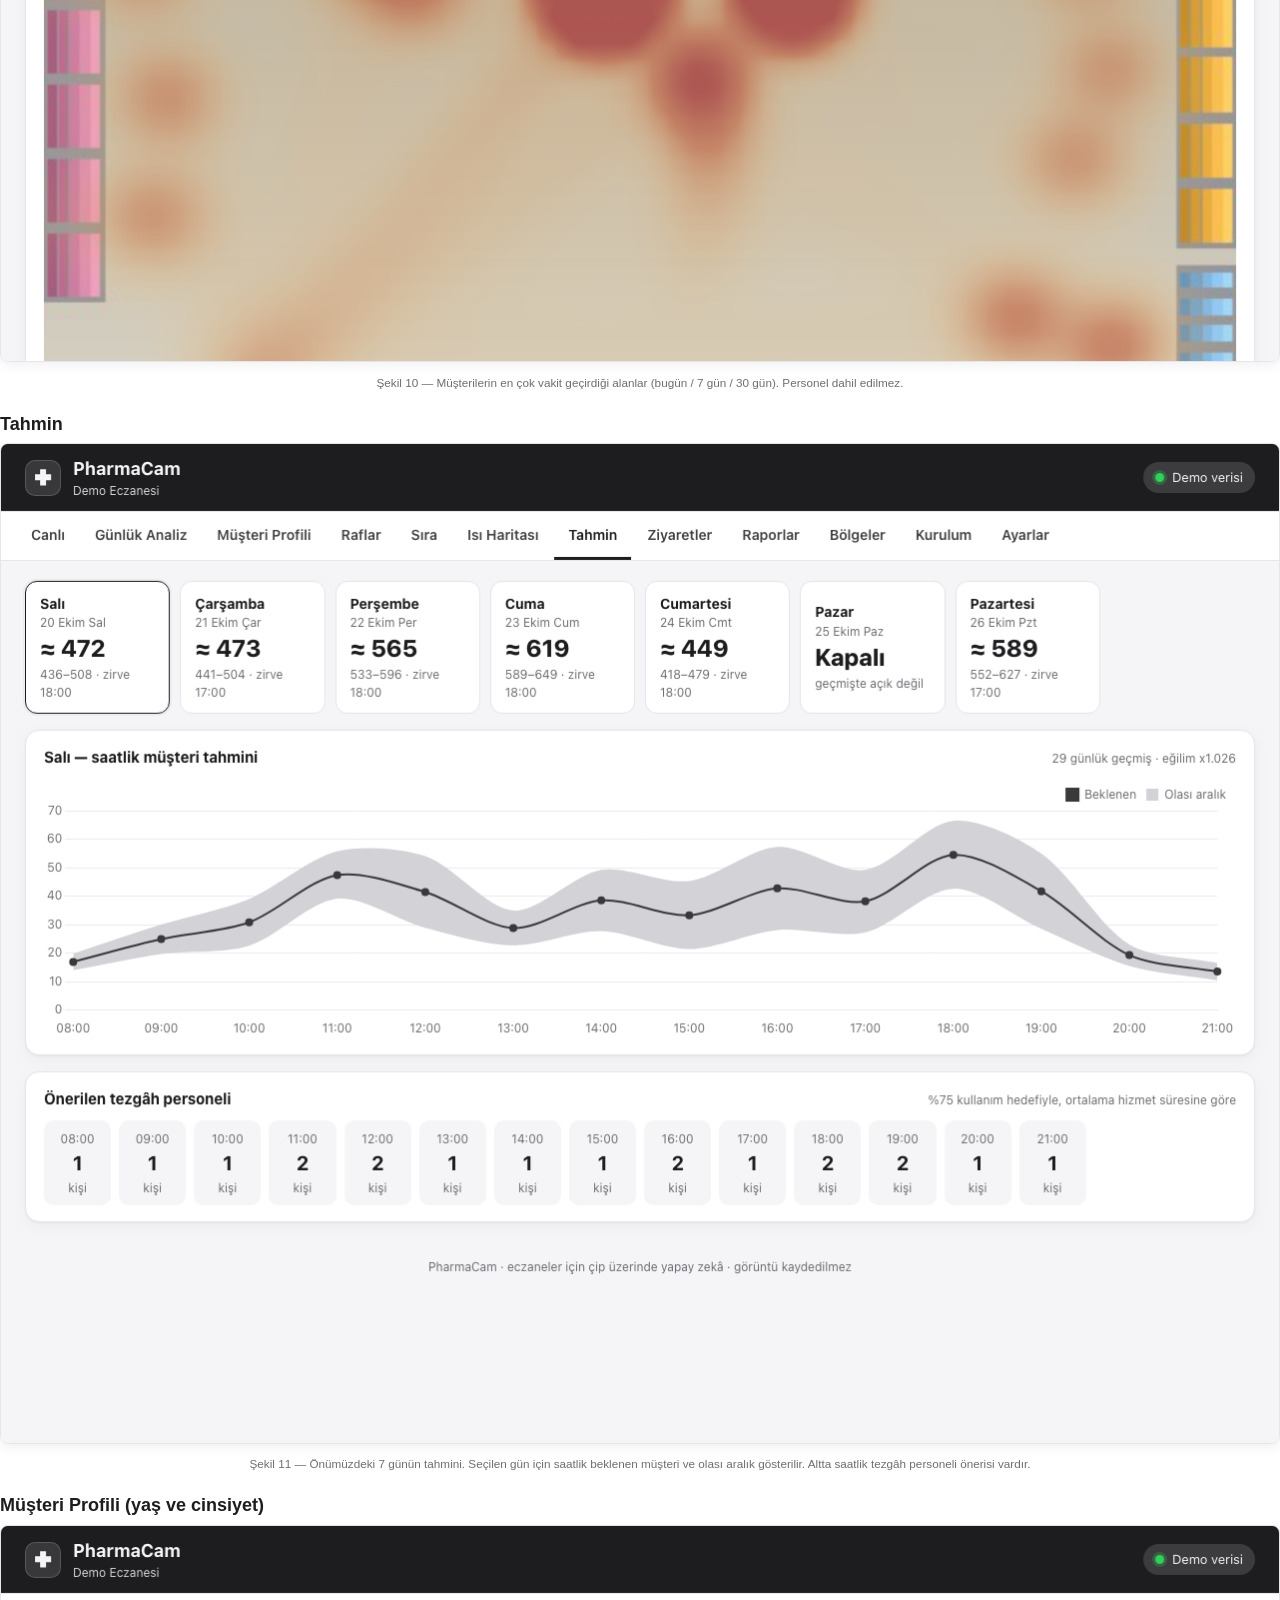
<file: docs/kilavuz.html>
<!doctype html>
<html lang="tr">
<head>
<meta charset="utf-8">
<title>PharmaCam Kurulum ve Kullanım Kılavuzu</title>
<style>
@page { size: A4; margin: 16mm 15mm 18mm; }
@page :first { margin: 0; }
:root { --brand: #1d1d1f; --brand-d: #1d1d1f; --soft: #ececf0; --ink: #1d1d1f; --muted: #6e6e73; --line: #e5e5ea; --s1: #3a3a3c; --warn: #b25000; --bad: #d70015; }
* { box-sizing: border-box; }
html { -webkit-print-color-adjust: exact; print-color-adjust: exact; }
body { margin: 0; color: var(--ink); font: 10.4pt/1.5 -apple-system, "Segoe UI", Roboto, "Helvetica Neue", Arial, sans-serif; }
h1, h2, h3 { line-height: 1.2; }
h1.chap { font-size: 21pt; color: var(--brand-d); margin: 0 0 4mm; padding-bottom: 2.5mm; border-bottom: 2px solid var(--brand); break-before: page; }
h1.chap .n { display: inline-block; min-width: 11mm; color: var(--brand); }
h2 { font-size: 13.5pt; margin: 6mm 0 2mm; color: var(--ink); }
h3 { font-size: 11pt; margin: 4mm 0 1.5mm; }
p { margin: 0 0 2.5mm; }
ul, ol { margin: 0 0 3mm; padding-left: 6mm; }
li { margin: 0 0 1mm; }
code, .mono { font-family: "SF Mono", Menlo, Consolas, monospace; font-size: 9pt; }
code { background: #f2f2f5; padding: .3mm 1.2mm; border-radius: 1mm; }
pre { background: #1d1d1f; color: #f5f5f7; padding: 3mm 4mm; border-radius: 2mm; font: 8.8pt/1.45 "SF Mono", Menlo, Consolas, monospace; white-space: pre-wrap; margin: 0 0 3mm; break-inside: avoid; }
pre .c { color: #8e8e93; }
table { width: 100%; border-collapse: collapse; margin: 0 0 4mm; font-size: 9.4pt; break-inside: auto; }
th, td { border-bottom: 1px solid var(--line); padding: 1.6mm 2mm; text-align: left; vertical-align: top; }
th { background: var(--soft); color: var(--ink); font-weight: 650; }
tr { break-inside: avoid; }
figure { margin: 2mm 0 5mm; break-inside: avoid; text-align: center; }
figure img, figure svg { max-width: 100%; border-radius: 2mm; }
figure img.shot { border: 1px solid var(--line); box-shadow: 0 1mm 3mm rgba(0,0,0,.06); }
figcaption { font-size: 8.8pt; color: var(--muted); margin-top: 1.5mm; }
.note, .warn, .tip { border-radius: 2mm; padding: 2.5mm 3.5mm; margin: 0 0 4mm; break-inside: avoid; font-size: 9.6pt; }
.note { background: #f5f5f7; border-left: 1.2mm solid #8e8e93; }
.tip { background: var(--soft); border-left: 1.2mm solid var(--brand); }
.warn { background: #fff4e5; border-left: 1.2mm solid var(--warn); }
.note b:first-child, .tip b:first-child, .warn b:first-child { display: block; margin-bottom: .5mm; }
.steps { counter-reset: s; list-style: none; padding: 0; }
.steps > li { counter-increment: s; position: relative; padding-left: 9mm; margin-bottom: 2.5mm; break-inside: avoid; }
.steps > li::before { content: counter(s); position: absolute; left: 0; top: -.2mm; width: 6mm; height: 6mm; border-radius: 50%; background: var(--brand); color: #fff; font-weight: 700; font-size: 9pt; display: grid; place-items: center; }
.two { display: grid; grid-template-columns: 1fr 1fr; gap: 5mm; }
.two figure { margin-bottom: 2mm; }
.kpis { display: grid; grid-template-columns: repeat(3, 1fr); gap: 3mm; margin: 0 0 4mm; }
.kpi { background: #f6f8f8; border: 1px solid var(--line); border-radius: 2mm; padding: 3mm; break-inside: avoid; }
.kpi b { display: block; font-size: 10.5pt; margin-bottom: .8mm; }
.kpi span { font-size: 9pt; color: var(--muted); }

/* cover */
.cover { height: 297mm; padding: 0; position: relative; background: linear-gradient(160deg, #2c2c30 0%, #161618 55%, #0a0a0b 100%); color: #fff; overflow: hidden; }
.cover .in { position: absolute; left: 22mm; right: 22mm; top: 48mm; }
.cover .logo { width: 22mm; height: 22mm; border-radius: 5mm; background: rgba(255,255,255,.16); display: grid; place-items: center; font-size: 15mm; font-weight: 800; margin-bottom: 10mm; }
.cover h1 { font-size: 40pt; margin: 0 0 3mm; letter-spacing: -.5pt; }
.cover .sub { font-size: 16pt; opacity: .92; margin: 0 0 14mm; }
.cover .meta { font-size: 10.5pt; opacity: .85; line-height: 1.8; }
.cover .art { position: absolute; right: -18mm; bottom: -10mm; width: 175mm; opacity: .95; }
.cover .foot { position: absolute; left: 22mm; bottom: 16mm; font-size: 9pt; opacity: .75; }
.toc { list-style: none; padding: 0; columns: 1; }
.toc li { display: flex; gap: 3mm; padding: 1.6mm 0; border-bottom: 1px dotted var(--line); font-size: 10.5pt; }
.toc li .n { color: var(--brand); font-weight: 700; min-width: 8mm; }
.toc li .d { margin-left: auto; color: var(--muted); font-size: 9pt; }
.small { font-size: 8.8pt; color: var(--muted); }
.page-break { break-before: page; }
.keep { break-inside: avoid; }
h2, h3 { break-after: avoid; }
.sign { border: 2px solid var(--ink); border-radius: 3mm; padding: 5mm 6mm; max-width: 120mm; margin: 0 auto 4mm; text-align: center; break-inside: avoid; }
.sign .ic { font-size: 18pt; }
.sign h4 { margin: 1mm 0 2mm; font-size: 13pt; }
</style>
</head>
<body>

<!-- ======================================================== COVER -->
<section class="cover">
  <div class="in">
    <div class="logo">✚</div>
    <h1>PharmaCam</h1>
    <div class="sub">Kurulum ve Kullanım Kılavuzu</div>
    <div class="meta">
      Raspberry Pi 5 + Raspberry Pi AI Camera (Sony IMX500)<br>
      Eczaneler için çip üzerinde yapay zekâ ile mağaza analitiği<br>
      Sürüm 1.0 · Ekim 2026
    </div>
  </div>
  <svg class="art" viewBox="0 0 700 420" xmlns="http://www.w3.org/2000/svg" aria-hidden="true">
    <defs><linearGradient id="g1" x1="0" x2="0" y1="0" y2="1"><stop offset="0" stop-color="#ffffff" stop-opacity=".18"/><stop offset="1" stop-color="#ffffff" stop-opacity=".02"/></linearGradient></defs>
    <path d="M90 60 L640 60 L700 420 L20 420 Z" fill="url(#g1)"/>
    <rect x="130" y="95" width="420" height="40" rx="6" fill="#ffffff" fill-opacity=".22"/>
    <g fill="#ffffff" fill-opacity=".35"><rect x="60" y="150" width="34" height="200" rx="4"/><rect x="600" y="150" width="34" height="200" rx="4"/></g>
    <g stroke="#ffd666" stroke-width="3" fill="none"><rect x="230" y="170" width="46" height="110" rx="6"/><rect x="330" y="210" width="52" height="128" rx="6"/><rect x="430" y="160" width="44" height="104" rx="6"/></g>
    <g stroke="#f5f5f7" stroke-width="3" fill="none"><rect x="300" y="110" width="40" height="70" rx="6"/></g>
    <g fill="#ffd666"><rect x="230" y="158" width="42" height="13" rx="3"/><rect x="330" y="198" width="42" height="13" rx="3"/><rect x="430" y="148" width="42" height="13" rx="3"/></g>
    <g fill="#13201b" font-family="Arial" font-size="9" font-weight="700"><text x="234" y="168">#12 41s</text><text x="334" y="208">#15 9s</text><text x="434" y="158">#17 2s</text></g>
    <path d="M160 390 L300 390" stroke="#ffc400" stroke-width="5" stroke-linecap="round"/>
  </svg>
  <div class="foot">github.com/umutcan-integrity/pharmacam</div>
</section>

<!-- ======================================================== TOC -->
<h1 class="chap" style="break-before: page"><span class="n"></span>İçindekiler</h1>
<ol class="toc">
  <li><span class="n">1</span>PharmaCam nedir, neyi ölçer?</li>
  <li><span class="n">2</span>Gerekli malzemeler</li>
  <li><span class="n">3</span>Donanım montajı ve kamera kablosu</li>
  <li><span class="n">4</span>microSD kart ve işletim sistemi</li>
  <li><span class="n">5</span>Kameranın eczaneye yerleştirilmesi</li>
  <li><span class="n">6</span>Yazılım kurulumu (tek komut)</li>
  <li><span class="n">7</span>İlk ayarlar: bölgelerin çizilmesi</li>
  <li><span class="n">8</span>Web paneli kullanımı</li>
  <li><span class="n">9</span>Günlük PDF raporları ve tahmin</li>
  <li><span class="n">10</span>İnternet bağlantısı ve merkez sunucu (Hub)</li>
  <li><span class="n">11</span>API ve veri yapısı</li>
  <li><span class="n">12</span>Doğruluk, performans ve kalibrasyon</li>
  <li><span class="n">13</span>Bakım ve sorun giderme</li>
  <li><span class="n">14</span>Gizlilik ve KVKK</li>
  <li><span class="n">E</span>Ek: Yapılandırma dosyası başvurusu</li>
</ol>

<div class="tip"><b>Hızlı başlangıç (deneyimli kullanıcılar için)</b>
Kamerayı Pi 5'in CAM/DISP konnektörüne takın → Raspberry Pi OS (64-bit) kurun → Pi'de
<code>curl -sSL https://raw.githubusercontent.com/umutcan-integrity/pharmacam/main/deploy/install.sh | bash</code> çalıştırın →
tarayıcıdan <code>http://&lt;pi-ip&gt;:8080</code> adresine girin → "Bölgeler" sekmesinde kapı, sıra, tezgâh ve rafları çizin.</div>

<!-- ======================================================== 1 -->
<h1 class="chap"><span class="n">1</span>PharmaCam nedir, neyi ölçer?</h1>
<p>PharmaCam, eczanenin tavanına ya da üst köşesine monte edilen küçük bir cihazdır. İçindeki <b>Raspberry Pi AI Camera</b>,
Sony IMX500 sensörü sayesinde yapay zekâ modelini <b>kameranın kendi çipinde</b> çalıştırır. Görüntü kameradan dışarı çıkmadan
kişiler tespit edilir. Raspberry Pi 5 bu tespitleri takip eder, analiz eder ve sonuçları bir web panelinde ve günlük PDF raporlarında sunar.</p>

<figure>
<svg viewBox="0 0 760 250" xmlns="http://www.w3.org/2000/svg" font-family="Helvetica, Arial, sans-serif">
  <rect x="10" y="40" width="150" height="150" rx="14" fill="#f5f5f7" stroke="#3a3a3c" stroke-width="2"/>
  <text x="85" y="72" text-anchor="middle" font-weight="700" font-size="14" fill="#1d1d1f">AI Camera</text>
  <text x="85" y="92" text-anchor="middle" font-size="11" fill="#6e6e73">Sony IMX500</text>
  <rect x="45" y="105" width="80" height="54" rx="8" fill="#3a3a3c"/><circle cx="85" cy="132" r="17" fill="#1d1d1f"/><circle cx="85" cy="132" r="8" fill="#8e8e93"/>
  <text x="85" y="178" text-anchor="middle" font-size="10.5" fill="#1d1d1f">kişi tespiti çipte</text>
  <path d="M162 115 H222" stroke="#1d1d1f" stroke-width="2.5" marker-end="url(#ar)"/>
  <text x="192" y="106" text-anchor="middle" font-size="10" fill="#6e6e73">kutular</text>
  <rect x="225" y="20" width="300" height="200" rx="14" fill="#f0f0f3" stroke="#1d1d1f" stroke-width="2"/>
  <text x="375" y="46" text-anchor="middle" font-weight="700" font-size="14" fill="#1d1d1f">Raspberry Pi 5 · pharmacam servisi</text>
  <g font-size="11" fill="#1d1d1f">
    <rect x="243" y="60" width="128" height="30" rx="7" fill="#fff" stroke="#d2d2d7"/><text x="307" y="79" text-anchor="middle">Takip (ByteTrack-lite)</text>
    <rect x="379" y="60" width="128" height="30" rx="7" fill="#fff" stroke="#d2d2d7"/><text x="443" y="79" text-anchor="middle">Önlük → personel</text>
    <rect x="243" y="98" width="128" height="30" rx="7" fill="#fff" stroke="#d2d2d7"/><text x="307" y="117" text-anchor="middle">Kapı / sıra / raf</text>
    <rect x="379" y="98" width="128" height="30" rx="7" fill="#fff" stroke="#d2d2d7"/><text x="443" y="117" text-anchor="middle">Isı haritası</text>
    <rect x="243" y="136" width="128" height="30" rx="7" fill="#fff" stroke="#d2d2d7"/><text x="307" y="155" text-anchor="middle">SQLite (geçmiş)</text>
    <rect x="379" y="136" width="128" height="30" rx="7" fill="#fff" stroke="#d2d2d7"/><text x="443" y="155" text-anchor="middle">Rapor + tahmin</text>
    <rect x="243" y="174" width="264" height="30" rx="7" fill="#1d1d1f"/><text x="375" y="193" text-anchor="middle" fill="#fff" font-weight="700">REST API + Web paneli :8080</text>
  </g>
  <path d="M527 189 H585" stroke="#1d1d1f" stroke-width="2.5" marker-end="url(#ar)"/>
  <path d="M527 60 H585" stroke="#1d1d1f" stroke-width="2.5" stroke-dasharray="6 4" marker-end="url(#ar)"/>
  <rect x="588" y="150" width="162" height="78" rx="14" fill="#fff" stroke="#c9d2d9" stroke-width="2"/>
  <text x="669" y="182" text-anchor="middle" font-weight="700" font-size="13" fill="#1d1d1f">Eczacı</text>
  <text x="669" y="200" text-anchor="middle" font-size="10.5" fill="#6e6e73">tablet / telefon / PC</text>
  <rect x="588" y="22" width="162" height="78" rx="14" fill="#fff" stroke="#c9d2d9" stroke-width="2"/>
  <text x="669" y="54" text-anchor="middle" font-weight="700" font-size="13" fill="#1d1d1f">PharmaCam Hub</text>
  <text x="669" y="72" text-anchor="middle" font-size="10.5" fill="#6e6e73">çoklu eczane (opsiyonel)</text>
  <text x="556" y="52" text-anchor="middle" font-size="9.5" fill="#6e6e73">HTTPS</text>
  <defs><marker id="ar" viewBox="0 0 10 10" refX="9" refY="5" markerWidth="7" markerHeight="7" orient="auto"><path d="M0 0 L10 5 L0 10 z" fill="#1d1d1f"/></marker></defs>
</svg>
<figcaption>Şekil 1 — Sistem mimarisi. Görüntü cihazdan çıkmaz; dışarıya yalnızca sayılar ve süreler gider.</figcaption>
</figure>

<div class="keep"><h2>Ölçülen göstergeler</h2>
<table>
<tr><th style="width:28%">Gösterge</th><th>Nasıl ölçülür?</th></tr>
<tr><td><b>Giren / çıkan müşteri</b></td><td>Kapı önüne çizilen sanal çizgiyi geçen kişiler, yönüyle birlikte sayılır. Kapıda takibi kopan kişilerin çift sayılmasını önleyen kurallar vardır.</td></tr>
<tr><td><b>Anlık içerideki kişi</b></td><td>Kamerada görünen müşteriler ile kapı sayacı birlikte kullanılır (hibrit). Mağaza 90 sn boyunca boş görünürse sayaç sıfırlanır, böylece hata birikmez.</td></tr>
<tr><td><b>Raf önünde durma</b></td><td>Her raf bir bölgedir. Kişinin ayak noktası bölgede en az 3 sn kalırsa <i>duruş</i>, daha kısa kalırsa <i>geçiş</i> sayılır. Durma oranı = duruş / (duruş + geçiş).</td></tr>
<tr><td><b>Sıra ve bekleme süresi</b></td><td>Sıra alanına girişten tezgâha ulaşmaya kadar geçen süre <i>bekleme</i>, tezgâhta geçen süre <i>hizmet</i> süresidir. Tezgâha ulaşmadan ayrılan kişi <i>vazgeçen</i> olarak sayılır.</td></tr>
<tr><td><b>Isı haritası</b></td><td>Müşterilerin ayak noktalarının bulunduğu yerde geçen süre 64×48'lik bir ızgarada toplanır ve saatlik olarak saklanır.</td></tr>
<tr><td><b>Personel ayrımı</b></td><td>Gövde bölgesindeki beyaz önlük oranı ve tezgâh arkasında geçen süre birlikte değerlendirilir. Personel, müşteri istatistiklerine katılmaz.</td></tr>
<tr><td><b>Anonim ziyaret kaydı</b></td><td>Her ziyaret için giriş/çıkış saati, süre, gezilen bölgeler, sıra ve hizmet süreleri kaydedilir. Kimlik ya da yüz bilgisi tutulmaz.</td></tr>
<tr><td><b>Kişi tahminleme</b></td><td>Önümüzdeki 7 gün için saatlik müşteri sayısı tahmin edilir. Aynı haftanın günü ağırlıklı ortalanır, son eğilim hesaba katılır. Saatlik personel önerisi de verilir.</td></tr>
<tr><td><b>Günlük rapor</b></td><td>Her gün kapanış saatinde 4 sayfalık PDF rapor üretilir: göstergeler, grafikler, raf tablosu, ısı haritası ve yarın için tahmin.</td></tr>
</table></div>

<!-- ======================================================== 2 -->
<h1 class="chap"><span class="n">2</span>Gerekli malzemeler</h1>
<table>
<tr><th style="width:34%">Malzeme</th><th style="width:12%">Adet</th><th>Not</th></tr>
<tr><td>Raspberry Pi 5 (4 GB veya 8 GB)</td><td>1</td><td>Geliştirme 8 GB modelde yapıldı; 4 GB da yeterlidir (servis ~230 MB bellek kullanır).</td></tr>
<tr><td>Raspberry Pi AI Camera (IMX500)</td><td>1</td><td>Kutusundan iki kablo çıkar. Pi 5 için <b>Standard–Mini</b> (bir ucu ince 22 pinli) kabloyu kullanın.</td></tr>
<tr><td>Resmi 27 W USB-C güç adaptörü</td><td>1</td><td>Düşük güçlü adaptör kameranın kopmasına yol açabilir.</td></tr>
<tr><td>microSD kart, 32 GB+ (A2 sınıfı)</td><td>1</td><td>Bir yıllık veri yaklaşık 200–400 MB tutar.</td></tr>
<tr><td>Raspberry Pi 5 Active Cooler</td><td>1</td><td>Tavanda sıcaklık yükselir; önerilir.</td></tr>
<tr><td>Kasa + duvar/tavan montaj aparatı</td><td>1</td><td>Kamera kablosu için yarıklı kasa. Kablo boyu yetmezse 30–50 cm'lik Standard–Mini kablo kullanın.</td></tr>
<tr><td>Ethernet kablosu veya Wi-Fi</td><td>—</td><td>Kablolu bağlantı önerilir. Panele aynı ağdan erişilir; bulut senkronizasyonu için internet gerekir.</td></tr>
<tr><td>Uzatma kablosu / priz</td><td>1</td><td>Tavana yakın bir priz ya da kablo kanalı planlayın.</td></tr>
</table>

<!-- ======================================================== 3 -->
<h1 class="chap"><span class="n">3</span>Donanım montajı ve kamera kablosu</h1>
<div class="warn"><b>Önce elektriği kesin</b>Kamera kablosunu yalnızca Pi kapalıyken ve güç kablosu çekiliyken takın veya çıkarın. Kamera, açılış sırasında algılanır. Kablo sonradan takılırsa Pi'yi yeniden başlatmak gerekir.</div>

<figure>
<svg viewBox="0 0 760 330" xmlns="http://www.w3.org/2000/svg" font-family="Helvetica, Arial, sans-serif">
  <!-- Pi 5 board top view -->
  <rect x="20" y="30" width="360" height="240" rx="14" fill="#1f7a4d"/>
  <rect x="20" y="30" width="360" height="240" rx="14" fill="none" stroke="#145a37" stroke-width="3"/>
  <g fill="#c9d2d9"><rect x="380" y="50" width="34" height="60" rx="4"/><rect x="380" y="120" width="34" height="60" rx="4"/><rect x="380" y="190" width="34" height="62" rx="4"/></g>
  <text x="397" y="45" text-anchor="middle" font-size="10" fill="#1d1d1f">USB / Ethernet</text>
  <g fill="#9aa5ad"><rect x="60" y="260" width="34" height="18" rx="3"/><rect x="120" y="260" width="28" height="18" rx="3"/><rect x="165" y="260" width="28" height="18" rx="3"/></g>
  <text x="77" y="296" text-anchor="middle" font-size="10" fill="#1d1d1f">USB-C</text>
  <text x="157" y="296" text-anchor="middle" font-size="10" fill="#1d1d1f">micro HDMI ×2</text>
  <rect x="205" y="236" width="44" height="26" rx="3" fill="#f5f5f5" stroke="#1d1d1f"/><rect x="205" y="236" width="44" height="7" fill="#1d1d1f"/>
  <rect x="282" y="236" width="44" height="26" rx="3" fill="#f5f5f5" stroke="#1d1d1f"/><rect x="282" y="236" width="44" height="7" fill="#1d1d1f"/>
  <text x="227" y="230" text-anchor="middle" font-size="9" fill="#fff" font-weight="700">CAM/DISP 1</text>
  <text x="304" y="230" text-anchor="middle" font-size="9" fill="#fff" font-weight="700">CAM/DISP 0</text>
  <rect x="40" y="48" width="230" height="18" rx="3" fill="#e2c46b"/><text x="155" y="61" text-anchor="middle" font-size="10" fill="#1d1d1f">GPIO</text>
  <rect x="120" y="110" width="80" height="80" rx="6" fill="#2d3a40"/><text x="160" y="154" text-anchor="middle" font-size="11" fill="#fff">BCM2712</text>
  <path d="M304 262 C 304 310, 470 310, 520 250" stroke="#d4a017" stroke-width="12" fill="none" stroke-linecap="round" opacity=".9"/>
  <text x="400" y="320" text-anchor="middle" font-size="11" fill="#1d1d1f">Standard–Mini kamera kablosu</text>
  <!-- camera -->
  <rect x="500" y="150" width="120" height="110" rx="10" fill="#3a3a3c"/><circle cx="560" cy="200" r="28" fill="#1d1d1f"/><circle cx="560" cy="200" r="13" fill="#8e8e93"/>
  <text x="560" y="140" text-anchor="middle" font-size="12" font-weight="700" fill="#1d1d1f">AI Camera</text>
  <!-- connector cross section -->
  <g transform="translate(560,20)">
    <rect x="0" y="0" width="190" height="110" rx="10" fill="#f6f8f8" stroke="#c9d2d9"/>
    <text x="95" y="18" text-anchor="middle" font-size="11" font-weight="700" fill="#1d1d1f">Konnektör kesiti</text>
    <rect x="30" y="58" width="130" height="26" rx="3" fill="#ddd" stroke="#1d1d1f"/>
    <path d="M30 58 L60 32 L72 36 L44 58 Z" fill="#1d1d1f"/>
    <text x="78" y="38" font-size="9.5" fill="#1d1d1f">kilit tırnağı</text>
    <rect x="44" y="66" width="105" height="7" fill="#d4a017"/>
    <rect x="44" y="73" width="105" height="3" fill="#c0912a"/>
    <text x="95" y="100" text-anchor="middle" font-size="9.5" fill="#1d1d1f">metal temaslar tırnağın TERSİNE bakar</text>
    <path d="M100 76 V86" stroke="#d03b3b" stroke-width="2" marker-end="url(#ar2)"/>
  </g>
  <defs><marker id="ar2" viewBox="0 0 10 10" refX="5" refY="9" markerWidth="6" markerHeight="6" orient="auto"><path d="M0 0 L10 0 L5 10 z" fill="#d03b3b"/></marker></defs>
</svg>
<figcaption>Şekil 2 — Pi 5 üzerinde kamera konnektörleri (şematik). İki konnektör, micro HDMI ile Ethernet arasında, kartın aynı kenarındadır; ikisi de kullanılabilir.</figcaption>
</figure>

<ol class="steps">
  <li><b>Pi'yi kapatın ve güç kablosunu çekin.</b> Active Cooler takacaksanız önce kamera kablosunu bağlayın, soğutucuyu sonra takın.</li>
  <li><b>Pi tarafı:</b> CAM/DISP 0 (veya 1) konnektörünün siyah kilit tırnağını tırnağınızla nazikçe yukarı kaldırın. Kablonun <b>ince (22 pinli) ucunu</b>, <b>metal temaslar kilit tırnağının ters tarafına bakacak</b> şekilde sonuna kadar düz itin. Tırnağı geri bastırın.</li>
  <li><b>Kamera tarafı:</b> Kameradaki konnektörün tırnağını kaldırın. Kablonun geniş ucunu, <b>metal temaslar kamera kartına dönük</b> (tırnağın tersine) olacak şekilde takıp kilitleyin.</li>
  <li><b>Kontrol:</b> Kablo iki uçta da eğri durmamalı, hafifçe çektiğinizde çıkmamalıdır. Kabloyu keskin açıyla katlamayın; montajda gergin kalmamasına dikkat edin.</li>
  <li><b>Gücü verin.</b> Kurulumdan sonra <code>rpicam-hello --list-cameras</code> komutu <code>imx500</code> satırını göstermelidir.</li>
</ol>
<div class="note"><b>Bilinen sorun belirtileri</b>
<code>No cameras available</code>: kablo takılı değil, ters takılmış ya da tam oturmamış. Kapatın, iki ucu da yeniden takın.<br>
<code>Device timeout detected</code> veya <code>stream on failed</code>: kablo kısmen temas ediyor ya da kamera çalışırken kablo oynatılmış. Kapatıp yeniden takın.</div>

<!-- ======================================================== 4 -->
<h1 class="chap"><span class="n">4</span>microSD kart ve işletim sistemi</h1>
<ol class="steps">
  <li>Bilgisayara <b>Raspberry Pi Imager</b>'ı kurun (raspberrypi.com/software).</li>
  <li>Cihaz olarak <b>Raspberry Pi 5</b>, işletim sistemi olarak <b>Raspberry Pi OS (64-bit)</b> seçin. Ekransız kullanım için "Lite" sürümü yeterlidir.</li>
  <li><b>Ayarları düzenle</b> ekranında şunları yapın:
    <ul>
      <li>Ana makine adını belirleyin, örn. <code>pharmacam-kadikoy</code>. Panel adresi <code>http://pharmacam-kadikoy.local:8080</code> olur.</li>
      <li>Kullanıcı adı ve güçlü bir şifre belirleyin.</li>
      <li>Wi-Fi bilgilerini girin (Ethernet kullanacaksanız gerekmez) ve ülke olarak <b>TR</b> seçin.</li>
      <li>Saat dilimini <b>Europe/Istanbul</b> yapın.</li>
      <li><b>Hizmetler</b> sekmesinde SSH'yi açın. Mümkünse "yalnızca açık anahtar" seçeneğini kullanın.</li>
    </ul></li>
  <li>Kartı yazdırın, Pi'ye takın ve gücü verin. İlk açılış 1–2 dakika sürer.</li>
  <li>Bilgisayardan bağlanın: <code>ssh kullanici@pharmacam-kadikoy.local</code></li>
</ol>

<!-- ======================================================== 5 -->
<h1 class="chap"><span class="n">5</span>Kameranın eczaneye yerleştirilmesi</h1>
<p>Doğru konum, doğruluğun en büyük belirleyicisidir. Kamera tek bakışta <b>giriş kapısını</b>, <b>tezgâh önündeki sıra alanını</b>
ve mümkün olduğunca çok <b>rafı</b> görmelidir. AI Camera'nın görüş açısı yaklaşık 78°'dir (köşegen). 3 m uzaklıkta yaklaşık 4 m genişliğinde bir alanı görür.</p>

<div class="two">
<figure>
<svg viewBox="0 0 360 260" xmlns="http://www.w3.org/2000/svg" font-family="Helvetica, Arial, sans-serif">
  <rect x="0" y="0" width="360" height="260" fill="#fbfcfb"/>
  <line x1="20" y1="20" x2="20" y2="235" stroke="#1d1d1f" stroke-width="4"/>
  <line x1="20" y1="20" x2="345" y2="20" stroke="#1d1d1f" stroke-width="3"/>
  <line x1="20" y1="235" x2="345" y2="235" stroke="#1d1d1f" stroke-width="3"/>
  <rect x="22" y="40" width="22" height="16" rx="3" fill="#3a3a3c"/>
  <path d="M44 48 L340 120 L340 235 L150 235 Z" fill="#3a3a3c" fill-opacity=".14" stroke="#3a3a3c" stroke-dasharray="5 4"/>
  <text x="50" y="38" font-size="10.5" fill="#1d1d1f" font-weight="700">kamera</text>
  <path d="M70 48 A 26 26 0 0 1 64 66" stroke="#d03b3b" fill="none" stroke-width="2"/>
  <text x="74" y="72" font-size="10" fill="#d03b3b">30–45° aşağı</text>
  <g stroke="#6e6e73" stroke-width="1.2"><line x1="8" y1="48" x2="8" y2="235"/><line x1="4" y1="48" x2="12" y2="48"/><line x1="4" y1="235" x2="12" y2="235"/></g>
  <text x="14" y="150" font-size="10" fill="#1d1d1f" transform="rotate(-90 14 150)">2,4 – 3,0 m</text>
  <g fill="#1d1d1f"><circle cx="230" cy="168" r="8"/><rect x="223" y="176" width="14" height="40" rx="5"/><rect x="224" y="214" width="5" height="21"/><rect x="231" y="214" width="5" height="21"/></g>
  <rect x="290" y="150" width="40" height="85" fill="#c9a77c"/><text x="310" y="145" text-anchor="middle" font-size="10" fill="#1d1d1f">tezgâh</text>
</svg>
<figcaption>Şekil 3 — Yandan görünüm. Kafa üstü değil, eğik bakış: kişinin ayakları görünmeli.</figcaption>
</figure>
<figure>
<svg viewBox="0 0 360 260" xmlns="http://www.w3.org/2000/svg" font-family="Helvetica, Arial, sans-serif">
  <rect x="20" y="20" width="320" height="220" fill="#fbfcfb" stroke="#1d1d1f" stroke-width="3"/>
  <rect x="110" y="30" width="150" height="26" fill="#c9a77c"/><text x="185" y="48" text-anchor="middle" font-size="10.5" fill="#1d1d1f">tezgâh</text>
  <rect x="120" y="60" width="130" height="30" fill="#ba55d3" fill-opacity=".18" stroke="#ba55d3"/><text x="185" y="80" text-anchor="middle" font-size="9.5" fill="#1d1d1f">hizmet</text>
  <rect x="150" y="92" width="70" height="90" fill="#ff6347" fill-opacity=".14" stroke="#ff6347"/><text x="185" y="140" text-anchor="middle" font-size="9.5" fill="#1d1d1f">sıra</text>
  <rect x="24" y="60" width="26" height="150" fill="#3498db" fill-opacity=".22" stroke="#3498db"/><text x="37" y="140" text-anchor="middle" font-size="9.5" fill="#1d1d1f" transform="rotate(-90 37 140)">raf</text>
  <rect x="310" y="60" width="26" height="150" fill="#3498db" fill-opacity=".22" stroke="#3498db"/><text x="323" y="140" text-anchor="middle" font-size="9.5" fill="#1d1d1f" transform="rotate(-90 323 140)">raf</text>
  <line x1="60" y1="240" x2="140" y2="240" stroke="#ffc400" stroke-width="7"/><text x="100" y="256" text-anchor="middle" font-size="10" fill="#1d1d1f">kapı</text>
  <rect x="318" y="226" width="16" height="12" rx="2" fill="#3a3a3c"/>
  <path d="M322 228 L40 120 L40 240 L250 240 Z" fill="#3a3a3c" fill-opacity=".1" stroke="#3a3a3c" stroke-dasharray="5 4"/>
  <path d="M326 228 L180 30" stroke="#3a3a3c" stroke-dasharray="2 4"/>
  <text x="300" y="218" text-anchor="end" font-size="10" fill="#1d1d1f" font-weight="700">kamera (köşe)</text>
</svg>
<figcaption>Şekil 4 — Üstten görünüm. Kamera kapı tarafındaki köşede; kapı, sıra ve tezgâh aynı karede.</figcaption>
</figure>
</div>

<h2>Yerleştirme kuralları</h2>
<ul>
  <li><b>Yükseklik 2,4–3,0 m, 30–45° aşağı eğim.</b> Tam tepeden bakan kamera kişileri yukarıdan görür. Model insanları yandan/önden tanımaya eğitildiği için bu doğruluğu düşürür.</li>
  <li><b>Kapı çizgisi kadrajın içinde kalmalı</b> ve kişi çizgiyi geçmeden önce ve sonra en az 1–2 adım görünmelidir.</li>
  <li><b>Ayaklar görünmeli.</b> Bölge hesapları kişinin ayak noktasına göre yapılır. Tezgâh ya da stant ayakları kapatıyorsa kamerayı yükseltin.</li>
  <li><b>Ters ışıktan kaçının.</b> Cam kapıya ya da güneş alan vitrine doğrudan bakmayın, siluetler zor tespit edilir.</li>
  <li><b>Kamera ters monte edildiyse</b> <code>camera.hflip</code> ve <code>camera.vflip</code> ayarlarını <code>true</code> yapın.</li>
  <li><b>Büyük eczanelerde</b> tek kamera tüm alanı göremeyebilir. Önceliği kapı ve sıraya verin; ikinci cihaz yol haritasındadır.</li>
</ul>

<!-- ======================================================== 6 -->
<h1 class="chap"><span class="n">6</span>Yazılım kurulumu (tek komut)</h1>
<p>Pi'ye SSH ile bağlandıktan sonra aşağıdaki komutu çalıştırın:</p>
<pre>curl -sSL https://raw.githubusercontent.com/umutcan-integrity/pharmacam/main/deploy/install.sh | bash</pre>
<p>Betik şunları yapar (tekrar çalıştırmak güvenlidir; güncelleme olarak çalışır, ayar ve verilerinize dokunmaz):</p>
<ol>
  <li>Sistem paketlerini kurar: <code>imx500-all</code> (AI Camera ürün yazılımı ve modelleri), <code>python3-picamera2</code>, OpenCV, NumPy, Matplotlib.</li>
  <li>Kodu <code>/opt/pharmacam</code> dizinine yerleştirir ve bir Python sanal ortamı hazırlar.</li>
  <li><code>config/pharmacam.yaml</code> dosyasını oluşturur: cihaza seri numarasından benzersiz bir kimlik ve <b>rastgele bir panel şifresi</b> atar.</li>
  <li>Kamerayı kontrol eder ve <code>pharmacam</code> systemd servisini kurup başlatır. Servis her açılışta otomatik başlar, çökerse 5 sn içinde yeniden başlar.</li>
</ol>
<pre><span class="c"># Kurulum sonunda görülen çıktı (örnek)</span>
==> Kurulum tamamlandı!
    Panel:      http://192.168.1.124:8080   (veya http://pharmacam-kadikoy.local:8080)
    Kullanıcı:  admin
    Şifre:      ••••••••••••   (config/pharmacam.yaml içinden değiştirilebilir)</pre>

<div class="warn"><b>IMX500 için yeniden başlatma</b>İlk kurulumda <code>imx500-all</code> yeni kurulduysa Pi'yi bir kez yeniden başlatın: <code>sudo reboot</code>. Kameranın ilk açılışında ağ yazılımının kameraya yüklenmesi 1–2 dakika sürebilir. Bu süre boyunca panelde "Kamera bağlı değil veya başlatılıyor" yazar.</div>

<div class="keep"><h2>Faydalı komutlar</h2>
<table>
<tr><th style="width:52%">Komut</th><th>Ne yapar?</th></tr>
<tr><td><code>systemctl status pharmacam</code></td><td>Servis durumu</td></tr>
<tr><td><code>journalctl -u pharmacam -f</code></td><td>Canlı loglar</td></tr>
<tr><td><code>sudo systemctl restart pharmacam</code></td><td>Servisi yeniden başlat (ayar dosyası değiştiyse)</td></tr>
<tr><td><code>/opt/pharmacam/venv/bin/python -m pharmacam check</code></td><td>Kamera ve model testi: fps ve görülen kişi sayısı. Önce servisi durdurun.</td></tr>
<tr><td><code>... -m pharmacam models --fetch</code></td><td>Modelleri listeler; seçili modeli indirir ve doğrular (kurulum bunu kendisi yapar)</td></tr>
<tr><td><code>... -m pharmacam report --day 2026-10-19</code></td><td>Belirli bir gün için PDF rapor üret</td></tr>
<tr><td><code>rpicam-hello --list-cameras</code></td><td>Kamera donanımı görünüyor mu?</td></tr>
</table></div>

<!-- ======================================================== 7 -->
<h1 class="chap"><span class="n">7</span>İlk ayarlar: bölgelerin çizilmesi</h1>
<p>Tarayıcıdan panele girin (<code>http://&lt;pi-adresi&gt;:8080</code>, kullanıcı <code>admin</code>) ve <b>Bölgeler</b> sekmesini açın.
Arka planda kameranın gördüğü eczane görüntüsü vardır. İçeride kimse yokken alınır; kimse yoksa kişiler bulanıklaştırılır.</p>
<figure><img class="shot" src="assets/panel-bolgeler.png" style="width:100%"><figcaption>Şekil 5 — Bölge düzenleyici. Renkler bölge tipini gösterir.</figcaption></figure>
<table>
<tr><th style="width:24%">Bölge tipi</th><th>Nasıl çizilir?</th><th style="width:30%">Ne için?</th></tr>
<tr><td><span style="color:#b38600">■</span> <b>Giriş kapısı</b></td><td>İki tıkla kapının önüne, zemin seviyesinde bir çizgi çizin. Üçüncü tıkla mağazanın <b>iç</b> tarafını işaretleyin.</td><td>Giren/çıkan sayımı</td></tr>
<tr><td><span style="color:#ff6347">■</span> <b>Sıra alanı</b></td><td>Tezgâh önünde müşterilerin sıra beklediği zemini çevreleyin.</td><td>Sıra uzunluğu, bekleme</td></tr>
<tr><td><span style="color:#ba55d3">■</span> <b>Tezgâh (hizmet)</b></td><td>Tezgâhın hemen önünde, müşterinin hizmet alırken durduğu dar şerit.</td><td>Hizmet süresi</td></tr>
<tr><td><span style="color:#2ecc71">■</span> <b>Tezgâh arkası</b></td><td>Personelin çalıştığı alan.</td><td>Personel ayrımına yardım</td></tr>
<tr><td><span style="color:#3498db">■</span> <b>Raf</b></td><td>Rafın <b>önündeki zemin</b> (rafın kendisi değil). Her rafa anlamlı bir ad verin.</td><td>Durma/geçme, süre</td></tr>
<tr><td><span style="color:#8e8e93">■</span> <b>Yok say</b></td><td>Ayna, insan resmi olan poster, manken veya ekranın etrafını çevreleyin.</td><td>Oradaki "kişiler" hiç sayılmaz</td></tr>
</table>
<div class="tip"><b>Altın kural: ayak noktası</b>Bir kişi, kutusunun <b>alt orta noktası</b> (ayakları) bölgenin içindeyse o bölgede sayılır. Bölgeleri rafların veya tezgâhın gövdesine değil, <b>önündeki zemine</b> çizin.</div>
<ol class="steps">
  <li>Sağdaki listeden tipi seçip <b>+ Yeni bölge</b>'ye basın. Ad ve kimlik alanlarını doldurun.</li>
  <li>Görüntüye tıklayarak köşe ekleyin. Noktaları sürükleyerek düzeltin, sağ tıkla silin.</li>
  <li><b>Kaydet ve uygula</b>'ya basın. Değişiklik servis yeniden başlamadan hemen devreye girer.</li>
  <li><b>Test:</b> Kapıdan birkaç kez girip çıkın, sırada bekleyin, bir rafın önünde 5 sn durun. "Canlı" sekmesinde sayaçların ve bölge sayılarının değiştiğini görün.</li>
</ol>

<div class="keep"><h2>Kurulum asistanı</h2>
<figure><img class="shot" src="assets/panel-kurulum.png" style="width:100%"><figcaption>Şekil 5b — Kurulum sekmesi: canlı kontroller, giriş çizgisi önerisi, önlük ayarı ve sayım doğruluğu testi.</figcaption></figure></div>
<p>Montajdan sonra panelin <b>Kurulum</b> sekmesini açın. Sekme kamerayı canlı izler ve her satırda ne yapılması gerektiğini yazar:</p>
<ul>
  <li><b>Canlı kontroller:</b> kamera ve analiz hızı, yapay zekâ modeli, ışık (patlama/karanlık), netlik (lensi çevirirken görülen en iyi değere göre), kişi tespit güveni, kişilerin görüntüdeki boyu, eğim (başı kesik görünen kişiler), bölgelerin tamamlığı, güç kaynağı (Pi'de düşük voltaj görüldüyse uyarır) ve — açıksa — yaş/cinsiyet modeli ile yüz görünürlüğü.</li>
  <li><b>Giriş çizgisi:</b> montaj tipini (kapının üstü, karşı duvar, köşe) seçin; önerilen çizgi görüntünün üzerinde gösterilir. Birkaç kişi geçtikten sonra sistem insanların nereden girip çıktığını gözlemleyerek ikinci bir öneri yapar. Tek dokunuşla uygulanır.</li>
  <li><b>Önlük ayarı:</b> bir çalışan tezgâh arkasında kameraya dönük dururken <b>Ölç</b>'e basın; önlüğün beyazlığı ölçülür ve personel eşiği önerilir.</li>
  <li><b>Sayım doğruluğu testi:</b> teslimden önce 10–15 dakika kapıyı izleyin; telefondan her girende <b>Giren</b>, her çıkanda <b>Çıkan</b>'a dokunun. Test bitince sizin sayımınız sistemin sayımıyla <b>kişi kişi</b> (±6 sn) eşleştirilir; kaçırılan ve fazladan sayılanlar ayrı gösterilir. Sonuç kaydedilir ve müşteriye teslimde kanıt olarak gösterilebilir.</li>
</ul>

<!-- ======================================================== 8 -->
<h1 class="chap"><span class="n">8</span>Web paneli kullanımı</h1>
<p>Panel telefon, tablet ve bilgisayarda çalışır, açık ve koyu temayı destekler. Ekranlar aşağıda sırayla anlatılmıştır.</p>
<div class="keep"><h2>Canlı</h2>
<figure><img class="shot" src="assets/panel-canli.png" style="width:100%"><figcaption>Şekil 6 — Canlı ekran: içerideki müşteri, sıra, görevdeki personel, bugünkü giriş/çıkış ve bölge doluluğu. Kamera modunda her kişi cam efektli bir kutu ve etiketle gösterilir: günün kaçıncı müşterisi olduğu (#), içeride geçen süre, sıradaysa bekleme süresi ve — açıksa — tahmini cinsiyet ve yaş. Sıcak renk müşteri, lila personeldir. “Görüntüsüz” modda kamera görüntüsü hiç gösterilmez; kişiler eczane planında nokta olarak görünür.</figcaption></figure></div>
<p>Canlı görüntü yalnızca anlık izlenir, <b>hiçbir kare kaydedilmez</b>. İsterseniz Ayarlar'dan kişileri bulanıklaştırabilir ya da canlı görüntüyü tamamen kapatabilirsiniz; sayaçlar çalışmaya devam eder.</p>

<div class="keep"><h2>Günlük analiz</h2>
<figure><img class="shot" src="assets/panel-analiz.png" style="width:100%"><figcaption>Şekil 7 — Bir günün özeti, saatlik giriş, ortalama doluluk, son 30 gün ve otomatik değerlendirme.</figcaption></figure></div>

<div class="keep"><h2>Raflar</h2>
<figure><img class="shot" src="assets/panel-raflar.png" style="width:100%"><figcaption>Şekil 8 — Raf önünde durma ve geçme. Durma oranı düşük bir raf, teşhirinin gözden geçirilmesi gerektiğine işaret eder.</figcaption></figure></div>

<div class="keep"><h2>Sıra</h2>
<figure><img class="shot" src="assets/panel-sira.png" style="width:100%"><figcaption>Şekil 9 — Sıra analizi: ortalama, medyan ve %90 bekleme; saatlik bekleme (3 dk hedefini aşan saatler kırmızı); bekleme dağılımı.</figcaption></figure></div>

<div class="keep"><h2>Isı haritası</h2>
<figure><img class="shot" src="assets/panel-isi.png" style="width:100%"><figcaption>Şekil 10 — Müşterilerin en çok vakit geçirdiği alanlar (bugün / 7 gün / 30 gün). Personel dahil edilmez.</figcaption></figure></div>

<div class="keep"><h2>Tahmin</h2>
<figure><img class="shot" src="assets/panel-tahmin.png" style="width:100%"><figcaption>Şekil 11 — Önümüzdeki 7 günün tahmini. Seçilen gün için saatlik beklenen müşteri ve olası aralık gösterilir. Altta saatlik tezgâh personeli önerisi vardır.</figcaption></figure></div>

<div class="keep"><h2>Müşteri Profili (yaş ve cinsiyet)</h2>
<figure><img class="shot" src="assets/panel-profil.png" style="width:100%"><figcaption>Şekil 11b — Seçilen dönemde tahmini kadın/erkek oranı, medyan yaş, yaş grupları ve saatlere göre dağılım.</figcaption></figure></div>
<p>Bu sekme yalnızca Ayarlar'da <b>yaş/cinsiyet tahmini</b> açıksa dolar (varsayılan kapalıdır; açmadan önce 14. bölümü okuyun). "Tahmin yapılan ziyaret" kutusu kaç ziyarette tahmin yapılabildiğini gösterir: kişi kameraya yüzünü hiç dönmediyse ya da çok uzaktaysa sonuç <b>belirsiz</b> kalır — yanlış bir tahmin yerine "belirsiz" demek tercih edilir. Oranlar yalnızca tahmin yapılan ziyaretler üzerinden hesaplanır; az ziyaretli dönemlerde (ör. tek bir saat) yorum yapmadan önce sayılara bakın.</p>

<div class="keep"><h2>Ziyaretler, Raporlar ve Ayarlar</h2>
<figure><img class="shot" src="assets/panel-ziyaret.png" style="width:100%"><figcaption>Şekil 12 — Anonim ziyaret kayıtları. Takip numarası geçicidir, kişiyi tanımlamaz. CSV olarak dışa aktarılabilir.</figcaption></figure></div>
<div class="two">
<figure><img class="shot" src="assets/panel-raporlar.png"><figcaption>Şekil 13 — Günlük PDF raporları.</figcaption></figure>
<figure><img class="shot" src="assets/panel-ayarlar.png"><figcaption>Şekil 14 — Ayarlar ve cihaz durumu (kamera, sıcaklık, disk, senkronizasyon).</figcaption></figure>
</div>

<!-- ======================================================== 9 -->
<h1 class="chap"><span class="n">9</span>Günlük PDF raporları ve tahmin</h1>
<p>Rapor her gün <code>reports.closing_hour</code> saatinde (varsayılan 22:00) otomatik üretilir ve "Raporlar" sekmesinde listelenir.
Cihaz kapanış saatinde kapalıysa eksik raporlar bir sonraki açılışta tamamlanır. Bugünün raporu istendiği an "Bugünün raporunu oluştur" düğmesiyle de alınabilir.</p>
<div class="two">
<figure><img class="shot" src="assets/rapor-1.png"><figcaption>Sayfa 1 — Özet göstergeler, saatlik giriş, doluluk, öne çıkanlar</figcaption></figure>
<figure><img class="shot" src="assets/rapor-2.png"><figcaption>Sayfa 2 — Sıra ve personel analizi</figcaption></figure>
</div>
<div class="two">
<figure><img class="shot" src="assets/rapor-3.png"><figcaption>Sayfa 3 — Raf analizi ve ısı haritası</figcaption></figure>
<figure><img class="shot" src="assets/rapor-4.png"><figcaption>Sayfa 4 — Yarın için tahmin ve son 4 hafta</figcaption></figure>
</div>
<p class="small">Yaş/cinsiyet tahmini açıksa rapora 5. sayfa eklenir: günün müşteri profili (cinsiyet oranı, yaş grupları, saatlere göre dağılım ve tahmin kapsamı).</p>
<h2>Tahmin yöntemi</h2>
<p>Her (haftanın günü × saat) için, aynı günün önceki haftalarındaki giriş sayıları ağırlıklı ortalanır. Her eski hafta bir yenisinin 0,75 katı ağırlık alır.
Sonuç, son 14 günün uzun dönem ortalamasına oranıyla (eğilim, 0,7–1,3 aralığında) ölçeklenir. Olası aralık %80 güven bandıdır.
İki haftalık geçmişte hiç açık olmayan günler (örn. Pazar) "Kapalı" görünür. Personel önerisi, beklenen saatlik müşteri ve ortalama hizmet süresiyle
tezgâh kullanımını %75'in altında tutacak kişi sayısıdır.</p>
<div class="note"><b>Ne kadar veri gerekir?</b>İlk tahminler 1 hafta sonra anlamlı olur. 4 hafta sonra haftalık örüntü oturur.</div>

<!-- ======================================================== 10 -->
<h1 class="chap"><span class="n">10</span>İnternet bağlantısı ve merkez sunucu (Hub)</h1>
<p>Cihaz internetsiz de tam çalışır: tüm veriler Pi üzerindeki SQLite veritabanında tutulur (varsayılan 400 gün).
Birden fazla eczaneyi tek ekrandan izlemek için <b>PharmaCam Hub</b> kullanılır.</p>
<h2>Senkronizasyon nasıl çalışır?</h2>
<ul>
  <li>Cihaz her 60 sn'de bir, hub'a <b>henüz iletmediği</b> satırları (ziyaretler, dakikalık metrikler, saatlik raf istatistikleri, ısı haritaları) ve anlık durumu gönderir.</li>
  <li>Gönderim gzip'li JSON'dur ve cihaza özel anahtarla (<code>Authorization: Bearer …</code>) kimlik doğrular. Hub verileri kaydetmeden onay vermez.</li>
  <li><b>İnternet kesilirse veri kaybolmaz.</b> Cihazın veritabanı kuyruk görevi görür; bağlantı gelince birikenler 500'lük partiler halinde gönderilir.</li>
  <li>Aynı paket iki kez gelse bile hub'da kopya oluşmaz (idempotent).</li>
</ul>
<div class="keep"><h2>Hub kurulumu (Docker)</h2>
<pre><span class="c"># sunucuda</span>
git clone https://github.com/umutcan-integrity/pharmacam.git &amp;&amp; cd pharmacam
<span class="c"># deploy/hub/docker-compose.yml içinde PHARMACAM_HUB_TOKENS ve şifreyi düzenleyin</span>
docker compose -f deploy/hub/docker-compose.yml up -d
<span class="c"># panel: http://sunucu:9000  — önüne HTTPS (Caddy/nginx) koyun</span></pre></div>
<div class="keep"><h2>Cihazı hub'a bağlama</h2>
<pre><span class="c"># /opt/pharmacam/config/pharmacam.yaml</span>
sync:
  enabled: true
  hub_url: https://hub.ornekeczane.com
  device_token: "hub'da bu cihaz için tanımladığınız anahtar"
  interval_seconds: 60</pre></div>
<p>Ardından <code>sudo systemctl restart pharmacam</code> komutunu çalıştırın. Ayarlar sekmesindeki "Bulut eşitleme" satırı son başarılı gönderim zamanını gösterir.</p>
<div class="tip"><b>Panele uzaktan erişim</b>Eczane dışından cihaz paneline erişmek için cihazı internete açmak yerine <b>Tailscale</b> gibi bir VPN önerilir:
<code>curl -fsSL https://tailscale.com/install.sh | sh &amp;&amp; sudo tailscale up</code>. Böylece panel yalnızca sizin cihazlarınızdan görülebilir.</div>

<!-- ======================================================== 11 -->
<h1 class="chap"><span class="n">11</span>API ve veri yapısı</h1>
<p>Panelin gösterdiği her şey REST API'den gelir. Etkileşimli belgeler cihazda <code>http://&lt;pi&gt;:8080/docs</code> adresindedir.
Kimlik doğrulama HTTP Basic'tir (panel kullanıcısı); <code>/api/health</code> izleme için açıktır.</p>
<table>
<tr><th style="width:38%">Uç nokta</th><th>Açıklama</th></tr>
<tr><td><code>GET /api/health</code></td><td>Cihaz, kamera, fps, CPU sıcaklığı, disk, senkronizasyon durumu</td></tr>
<tr><td><code>GET /api/live</code></td><td>Anlık: içerideki kişi, sıra uzunluğu ve bekleme süreleri, personel, bölge doluluğu, takip edilen kişiler</td></tr>
<tr><td><code>GET /api/live.jpg</code> · <code>/api/live.mjpg</code></td><td>Canlı görüntü / akış (kaydedilmez; <code>blur_people</code> açıksa kişiler bulanık)</td></tr>
<tr><td><code>GET /api/stream</code></td><td>Server-Sent Events: saniyede bir canlı metrik</td></tr>
<tr><td><code>GET /api/summary?day=</code></td><td>Günlük göstergeler</td></tr>
<tr><td><code>GET /api/hourly?day=</code> · <code>/api/minutes?day=</code></td><td>Saatlik / dakikalık seriler</td></tr>
<tr><td><code>GET /api/daily?start=&amp;end=</code></td><td>Günlük seri (tarih aralığı)</td></tr>
<tr><td><code>GET /api/zones/stats?start=&amp;end=</code></td><td>Raf duruş/geçiş/süre istatistikleri</td></tr>
<tr><td><code>GET /api/queue?day=</code></td><td>Sıra analizi ve bekleme dağılımı</td></tr>
<tr><td><code>GET /api/heatmap?start=&amp;end=&amp;format=png|json</code></td><td>Isı haritası görseli veya normalize ızgara</td></tr>
<tr><td><code>GET /api/visits?day=</code> · <code>/api/export/visits.csv</code></td><td>Anonim ziyaret kayıtları</td></tr>
<tr><td><code>GET /api/forecast?days=7</code></td><td>Saatlik tahmin ve personel önerisi</td></tr>
<tr><td><code>GET /api/insights?day=</code></td><td>Otomatik Türkçe değerlendirme cümleleri</td></tr>
<tr><td><code>GET /api/reports</code> · <code>/api/reports/{gün}.pdf</code> · <code>POST /api/reports/{gün}</code></td><td>Rapor listesi, indirme, üretme</td></tr>
<tr><td><code>GET/PUT /api/config/zones</code></td><td>Bölgeleri oku / doğrulayarak kaydet</td></tr>
<tr><td><code>GET/PATCH /api/config/settings</code></td><td>Panelden değiştirilebilen ayarlar (izinli liste)</td></tr>
</table>
<pre><span class="c"># örnek: bugünün özeti</span>
curl -u admin:SIFRE http://pharmacam-kadikoy.local:8080/api/summary
{"day":"2026-10-16","entries":670,"busiest_hour":18,"avg_wait_s":8.0,"p90_wait_s":34.0,
 "served":555,"abandoned":5,"peak_occupancy":10,"top_zone":"otc", ...}</pre>
<div class="keep"><h2>Veritabanı tabloları (SQLite, <code>data/pharmacam.db</code>)</h2>
<table>
<tr><th style="width:20%">Tablo</th><th>İçerik</th></tr>
<tr><td><code>visits</code></td><td>Her ziyaret: başlangıç/bitiş, süre, personel mi, kapıdan girdi/çıktı mı, sıra bekleme, hizmet süresi, vazgeçti mi, bölge süreleri (JSON)</td></tr>
<tr><td><code>minutes</code></td><td>Dakikalık: giriş, çıkış, ortalama/maks. doluluk, sıra, personel, hizmet sayısı</td></tr>
<tr><td><code>events</code></td><td>Olaylar: entry, exit, queue_join, served, queue_abandon, shelf_stop</td></tr>
<tr><td><code>zone_hours</code></td><td>Saat × bölge: duruş, geçiş, toplam ve en uzun süre</td></tr>
<tr><td><code>heatmaps</code></td><td>Saatlik 64×48 yoğunluk ızgarası (float32)</td></tr>
<tr><td><code>reports</code></td><td>Üretilen PDF raporların yolu</td></tr>
</table></div>

<!-- ======================================================== 12 -->
<h1 class="chap"><span class="n">12</span>Doğruluk, performans ve kalibrasyon</h1>
<h2>İşleme hattı</h2>
<ol>
  <li><b>Tespit (kamera çipi):</b> YOLO11n 640×640 modeli IMX500 üzerinde çalışır. Kamera saniyede 15 kare çeker ve <b>her kare</b> analiz edilir; model bir kareyi yaklaşık 33 ms'de işler. COCO doğruluğu (mAP) 0,374'tür; eski SSD MobileNetV2 modelinde bu değer 0,218 idi.</li>
  <li><b>Takip:</b> Her kişi için Kalman filtresiyle konum tahmini ve üç aşamalı en iyi eşleştirme (ByteTrack ve OC-SORT yöntemleri): önce güvenli kutular, sonra kısmen örtülen kişilerin düşük güvenli kutuları, en son da kaybolan birinin <b>son görüldüğü yerden</b> yeniden yakalanması. Ayakta bekleyenler (sıra, tezgâh) 6 sn, yürüyenler 2 sn hatırlanır; bacakları öndeki birinin arkasında kalan kişinin ayak noktası zıplamaz.</li>
  <li><b>Sabit nesneler:</b> 2 dakikadır hiç kıpırdamayan, kapıdan girmemiş ve tezgâh arkasında olmayan bir "kişi" (insan resmi olan poster, manken) sayımdan çıkarılır; yeri hatırlanır. İsterseniz bu alanları "Yok say" bölgesiyle de işaretleyebilirsiniz.</li>
  <li><b>Analitik:</b> kapı histerezisi (çift sayım yok), bölge giriş/çıkış toleransı (0,8 sn), önlük skoru (üstel ortalama), dakikalık ve saatlik toplama.</li>
</ol>
<div class="kpis">
  <div class="kpi"><b>1,25 ms / kare</b><span>Analiz süresi, Raspberry Pi 5, 1280×960, ölçüldü</span></div>
  <div class="kpi"><b>~800 kare/sn kapasite</b><span>Darboğaz işlemci değil kamera (15–30 fps)</span></div>
  <div class="kpi"><b>~230 MB bellek</b><span>Servis toplam bellek kullanımı</span></div>
</div>
<h2>Simülasyonda doğrulama</h2>
<p>Yazılım, gerçekçi bir eczane simülatörüyle test edilir (müşteriler raflarda durur, sıraya girer, hizmet alır; beyaz önlüklü personel tezgâh arkasında çalışır ve raf düzenler).
Simülatörün bildiği gerçek kapı geçişleri ile sistemin ölçtüğü değerler karşılaştırılmıştır:</p>
<table>
<tr><th>Senaryo (1 saat)</th><th>Gerçek giriş</th><th>Ölçülen giriş</th><th>Gerçek çıkış</th><th>Ölçülen çıkış</th></tr>
<tr><td>Sabah 09:00 (sakin)</td><td>37</td><td>37</td><td>39</td><td>40</td></tr>
<tr><td>Öğle 11:00</td><td>71</td><td>71</td><td>68</td><td>66</td></tr>
<tr><td>Akşam 18:00 (yoğun)</td><td>100</td><td>100</td><td>97</td><td>96</td></tr>
</table>
<p class="small">Simülasyonda tespitlerin %3'ü rastgele kaçırılır ve kutulara gürültü eklenir. Gerçek eczanede doğruluk; kamera konumuna, ışığa ve kalabalığa bağlıdır.
Pilot kurulumda ilk hafta elle sayımla karşılaştırma yapılması önerilir (hedef ≥ %95).</p>
<h2>Yaş ve cinsiyet tahmini</h2>
<p>Model: <b>MiVOLO v2</b> — yüzü ve bedeni birlikte değerlendiren bir görüntü dönüştürücüsü (384×384, Apache-2.0). Cihazın işlemcisinde, kamera döngüsünü hiç bekletmeden arka planda çalışır: kişiler sırayla analiz edilir (en az bakılan önce, her kişinin yalnızca son görüntüsü); Raspberry Pi 5'te kişi başı yaklaşık <b>1,3 sn</b> (2 çekirdek, int8). Yüzü 32 pikselden büyük görünen kişide yüz ve beden birlikte, değilse yalnızca beden değerlendirilir. Arkadan görülen kişi en az ağırlığı alır ve 3 analizden sonra yüzünü dönmesi beklenir. Ziyaretin sonucu bütün analizlerin ağırlıklı oylamasıdır; kanıt zayıfsa ya da oylar kararsızsa (%30–70 arası) sonuç <b>belirsiz</b> kalır.</p>
<table>
<tr><th>Ölçüm: elle etiketlenmiş mağaza videosu (720p, tavan köşesi, 65 kişi izi, 1 925 görüntü)</th><th style="width:22%">Cinsiyet doğruluğu</th></tr>
<tr><td>Yüz ≥ 32 px — yüz ve beden birlikte</td><td>%91</td></tr>
<tr><td>Yalnızca beden, kişi kameraya dönük</td><td>%89</td></tr>
<tr><td>Yalnızca beden, kişi arkasını dönmüş (düzeltmeli)</td><td>%80</td></tr>
<tr><td><b>Ziyaret sonucu</b> (karar verilen ziyaretler; ziyaretlerin %66'sında karar verildi; erkeklerin hepsi doğru, 3 hata arkadan görülen kadınlarda)</td><td><b>%93</b></td></tr>
<tr><td>Karşılaştırma: yalnızca yüzden tahmin eden önceki model (InsightFace)</td><td>%47</td></tr>
</table>
<p class="small">Yaş: ziyaret düzeyinde ortalama mutlak hata ~10 yıl, medyan 5 yıl (karşılaştırılan etiketler de göz kararıdır). Videodaki yüzler 18–45 piksel; Pi kamerası 1280×960 çözünürlükte 3–4 m uzaklıktaki yüzleri 30–45 px görür, kapıya yaklaşanları daha büyük. Doğruluk kameranın yüzleri görme açısına bağlıdır: Kurulum sekmesindeki "Yüz görünürlüğü" satırı bunu gösterir. Tahmin tek bir kişi hakkında karar vermek için değil, toplu istatistik içindir.</p>

<div class="keep"><h2>Kalibrasyon</h2>
<table>
<tr><th style="width:36%">Belirti</th><th>Ayar</th></tr>
<tr><td>Müşteriler personel olarak görünüyor (beyaz/açık renk giysi)</td><td>"Önlük eşiği"ni yükseltin (örn. 0,32 → 0,40)</td></tr>
<tr><td>Personel müşteri olarak görünüyor (loş ışık, açık mavi önlük)</td><td>Eşiği düşürün (örn. 0,25) ve "Tezgâh arkası" bölgesini doğru çizin</td></tr>
<tr><td>Raf önünden geçenler "durdu" sayılıyor</td><td>"Rafta durma için en az süre"yi 3 → 5 sn yapın</td></tr>
<tr><td>Sıranın önünden geçenler sıraya girmiş sayılıyor</td><td>"Sıraya girmiş sayılma süresi"ni 3 → 5 sn yapın, sıra alanını daraltın</td></tr>
<tr><td>Kapı sayımı eksik</td><td>Kapı çizgisini kapıdan 0,5–1 m içeri alın; kişi çizgiden önce ve sonra görünmeli</td></tr>
</table></div>

<!-- ======================================================== 13 -->
<h1 class="chap"><span class="n">13</span>Bakım ve sorun giderme</h1>
<table>
<tr><th style="width:32%">Belirti</th><th style="width:34%">Olası neden</th><th>Çözüm</th></tr>
<tr><td>Panelde "Kamera bağlı değil"</td><td>Kablo gevşek/ters, kamera açılışta algılanmadı</td><td>Pi'yi kapatın, kabloyu iki uçta yeniden takın (Bölüm 3), açın. <code>rpicam-hello --list-cameras</code> ile doğrulayın.</td></tr>
<tr><td>Logda <code>Device timeout detected</code></td><td>Kablo teması, güç yetersizliği</td><td>Kabloyu yeniden takın; 27 W resmi adaptör kullanın. Servis takılmayı algılayıp kendini yeniden başlatır.</td></tr>
<tr><td>Panel açılmıyor</td><td>Servis durmuş, IP değişmiş</td><td><code>systemctl status pharmacam</code>; adres için <code>hostname -I</code> veya <code>&lt;ad&gt;.local</code> kullanın. Modemden Pi'ye sabit IP verin.</td></tr>
<tr><td>Saatler yanlış</td><td>Pi'nin saati senkronize değil</td><td><code>timedatectl</code> ile saat dilimini (Europe/Istanbul) ve NTP'yi kontrol edin.</td></tr>
<tr><td>CPU sıcaklığı &gt; 75 °C</td><td>Soğutma yetersiz</td><td>Active Cooler takın, kasaya hava deliği açın.</td></tr>
<tr><td>Sayılar gece de artıyor</td><td>Işık yansıması, poster/manken</td><td>O bölgeyi kadrajdan çıkarın veya kamerayı yeniden yönlendirin.</td></tr>
<tr><td>Bulut eşitleme hata veriyor</td><td>Anahtar yanlış, internet yok</td><td>Ayarlar sekmesindeki hata mesajına bakın. HTTP 401 alıyorsanız anahtar yanlıştır. Veri kaybolmaz.</td></tr>
</table>
<div class="keep"><h2>Güncelleme ve yedekleme</h2>
<pre><span class="c"># güncelleme (ayarlar ve veriler korunur)</span>
cd /opt/pharmacam &amp;&amp; git pull &amp;&amp; ./deploy/install.sh
<span class="c"># veritabanı yedeği</span>
sqlite3 /opt/pharmacam/data/pharmacam.db ".backup '/home/pi/yedek-$(date +%F).db'"</pre></div>

<!-- ======================================================== 14 -->
<h1 class="chap"><span class="n">14</span>Gizlilik ve KVKK</h1>
<p>PharmaCam <b>gizlilik odaklı tasarlanmıştır</b>:</p>
<ul>
  <li>Kişi tespiti kameranın çipinde yapılır. <b>Görüntü diske yazılmaz</b>, buluta gönderilmez.</li>
  <li><b>Yüz tanıma ve kimlik tespiti yapılmaz.</b> Kişiler yalnızca geçici bir takip numarasıyla izlenir; kişi kadrajdan çıktığında numara anlamını yitirir. Takip bir an koptuğunda etiketi korumak için kıyafet renklerinin kaba bir özeti kullanılır: yalnızca bellekte, en fazla 30 saniye tutulur ve aynı ziyaretin dışında hiç kullanılmaz (aynı kişinin başka bir gün geldiği bilinmez).</li>
  <li>Saklanan veriler sayılar, süreler, bölge adları ve yoğunluk ızgarasıdır.</li>
  <li>Canlı görüntü yalnızca izlenir, kaydedilmez; tamamen kapatılabilir ya da kişiler bulanıklaştırılabilir. Isı haritası ve bölge editörü için kullanılan arka plan, içeride kimse yokken alınır.</li>
  <li>Panel şifreyle korunur. Bulut gönderimi cihaza özel anahtarla yapılır ve HTTPS kullanılmalıdır.</li>
</ul>
<h2>Yaş ve cinsiyet tahmini (isteğe bağlı, varsayılan kapalı)</h2>
<p>Açıldığında cihaz, kişinin görüntüsünden anlık olarak <b>tahmini yaş</b> ve <b>görünür cinsiyet</b> çıkarır. Görüntü yalnızca analiz edilene kadar bellekte durur (birkaç saniye); <b>görüntü, yüz şablonu veya kimlik saklanmaz</b>, kimse tanınmaz. Yalnızca ziyaret başına tahmin (ör. "K, 34") ve toplamlar saklanır. Etnik köken, duygu ya da sağlık gibi çıkarımlar yapılmaz.</p>
<p>Bu tür tahminlerin bilinen sınırları vardır: kadınlarda, ileri yaştakilerde, şapka ya da başörtüsü takanlarda ve kameraya arkasını dönen kişilerde daha az isabetlidir; trans ve ikili olmayan kişiler görünüşe göre sınıflanır. Bu yüzden sonuçlar kişi bazında değil, toplu eğilim olarak yorumlanmalıdır.</p>
<div class="warn"><b>Açmadan önce</b>Yaş/cinsiyet tahmini, sayımdan daha hassas bir işlemdir.
<ul style="margin:1.5mm 0 0">
<li><b>Türkiye (KVKK):</b> Kurul'un biyometrik veri rehberi biyometrik veriyi kişiyi tanımlamaya ya da doğrulamaya yarayan veri olarak tanımlar; şablon üretmeyen tahmin bu tanıma girmeyebilir, ancak bu konuda yayımlanmış bir Kurul kararı bulamadık. Hukuki sebep (m.5/2-f meşru menfaat ya da açık rıza) bir hukukçuyla değerlendirilmeli, aydınlatma metni buna göre güncellenmelidir.</li>
<li><b>AB'de kurulum:</b> AB Yapay Zekâ Yasası m.50(3) gereği kişiler bilgilendirilmelidir (2 Ağustos 2026'dan beri). GDPR kapsamında meşru menfaat değerlendirmesi ve veri koruma etki değerlendirmesi (DPIA) beklenir.</li>
<li>Canlı görüntüde kişi etiketinde tahmini göstermek (<code>demographics.show_live</code>) varsayılan kapalıdır; tanıtım dışında kapalı tutun.</li>
<li>Personel özelliği Ayarlar'dan istediği an kapatabilir (itiraz eden bir müşteri olursa).</li>
</ul></div>
<div class="warn"><b>Hukuki not</b>Kamera ile anlık görüntü işleme, kayıt olmasa da KVKK kapsamında değerlendirilebilir. Eczane girişine bir <b>aydınlatma metni</b> asılmalı ve veri sorumlusu bilgileri belirtilmelidir. Aşağıdaki metinler örnektir, hukuki danışmanlık yerine geçmez: birincisi yalnız sayım, ikincisi yaş/cinsiyet tahmini açıkken içindir.</div>
<div class="sign">
  <div class="ic">📷</div>
  <h4>Bu alanda anonim müşteri sayımı yapılmaktadır</h4>
  <p style="margin:0 0 2mm">Hizmet kalitemizi ve bekleme sürelerini iyileştirmek amacıyla, yapay zekâ destekli bir sensör yalnızca
  <b>kişi sayısı ve bekleme süresi</b> gibi anonim istatistikler üretir. <b>Görüntü kaydedilmez, yüz tanıma yapılmaz</b>, kişisel veri saklanmaz.</p>
  <p class="small" style="margin:0">Veri sorumlusu: ………… Eczanesi · Adres: ………… · İletişim: …………<br>6698 sayılı KVKK kapsamındaki haklarınız için bizimle iletişime geçebilirsiniz.</p>
</div>
<div class="sign">
  <div class="ic">📷</div>
  <h4>Yapay zekâlı kamera — anonim istatistik</h4>
  <p style="margin:0 0 2mm">Görüntüler cihaz içinde anlık işlenerek ziyaretçi sayısı, bekleme süresi, <b>tahmini yaş grubu ve görünür cinsiyet</b> istatistiği üretilir.
  <b>Görüntü, yüz şablonu veya kimlik saklanmaz ya da aktarılmaz; kimse tanınmaz.</b> Yalnızca toplu istatistik tutulur; tahminler hatalı olabilir.</p>
  <p class="small" style="margin:0">Veri sorumlusu: ………… Eczanesi · İletişim: ………… · Hukuki sebep: ………… (KVKK m.5)<br>İtiraz ve aydınlatma metninin tamamı için: [QR kod] ya da personelimize başvurun.</p>
</div>

<!-- ======================================================== APPENDIX -->
<h1 class="chap"><span class="n">E</span>Ek: Yapılandırma dosyası başvurusu</h1>
<p>Dosya: <code>/opt/pharmacam/config/pharmacam.yaml</code>. Değişiklikten sonra <code>sudo systemctl restart pharmacam</code> komutunu çalıştırın.
Bölgeler ve işaretli (●) ayarlar panelden değiştirilebilir, yeniden başlatma gerektirmez.</p>
<table>
<tr><th style="width:36%">Anahtar</th><th style="width:16%">Varsayılan</th><th>Açıklama</th></tr>
<tr><td><code>device.id</code></td><td>seri no.</td><td>Benzersiz cihaz kimliği (hub'da kullanılır)</td></tr>
<tr><td><code>device.pharmacy_name</code> ●</td><td>—</td><td>Panel ve raporlarda görünen ad</td></tr>
<tr><td><code>camera.model</code></td><td>yolo11n</td><td>Yapay zekâ modeli: <code>yolo11n</code> (en isabetli, AGPL-3.0), <code>nanodet</code> (Apache-2.0), <code>ssd</code> (MIT) ya da bir .rpk dosya yolu</td></tr>
<tr><td><code>camera.width / height / fps</code></td><td>1280 / 960 / auto</td><td>Görüntü boyutu ve kare hızı. <code>auto</code>: modelin her kareyi analiz edebildiği en yüksek hız (yolo11n 15, diğerleri 30)</td></tr>
<tr><td><code>camera.score_threshold</code></td><td>0.45</td><td>Kişi tespiti için en düşük güven</td></tr>
<tr><td><code>camera.hflip / vflip</code></td><td>false</td><td>Ters montaj için görüntüyü çevir</td></tr>
<tr><td><code>camera.watchdog_seconds</code></td><td>15</td><td>Kare gelmezse servisin kendini yeniden başlatma süresi</td></tr>
<tr><td><code>tracker.max_lost_seconds</code></td><td>2.0</td><td>Görünmeyen kişinin takibinin bitme süresi</td></tr>
<tr><td><code>staff.white_ratio_threshold</code> ●</td><td>0.32</td><td>Önlük eşiği</td></tr>
<tr><td><code>staff.staff_zone_ratio</code> ●</td><td>0.6</td><td>Zamanının bu oranı tezgâh arkasında geçen kişi personeldir</td></tr>
<tr><td><code>analytics.occupancy_mode</code> ●</td><td>hybrid</td><td><code>visible</code>: yalnız görünen, <code>counter</code>: kapı sayacı, <code>hybrid</code>: ikisinin büyüğü</td></tr>
<tr><td><code>analytics.min_zone_dwell_seconds</code> ●</td><td>3</td><td>Rafta "durdu" sayılma süresi</td></tr>
<tr><td><code>analytics.min_queue_seconds</code> ●</td><td>3</td><td>Sıraya girmiş sayılma süresi</td></tr>
<tr><td><code>analytics.empty_reset_seconds</code></td><td>90</td><td>Mağaza boş görünürse sayaç sıfırlama süresi</td></tr>
<tr><td><code>demographics.enabled</code> ●</td><td>false</td><td>Yaş/cinsiyet tahmini (14. bölümü okuyun)</td></tr>
<tr><td><code>demographics.show_live</code> ●</td><td>false</td><td>Tahmini canlı görüntüde kişi etiketinde göster (tanıtım için)</td></tr>
<tr><td><code>demographics.model</code></td><td>auto</td><td><code>mivolo</code> (yüz + beden, en isabetli) ya da <code>insightface</code> (yalnız yüz); <code>auto</code> cihazdaki en iyisini seçer</td></tr>
<tr><td><code>demographics.threads</code></td><td>2</td><td>Modelin kullanacağı işlemci çekirdeği (Pi 5'te 4 çekirdek var)</td></tr>
<tr><td><code>storage.retention_days</code></td><td>400</td><td>Verilerin saklanacağı gün sayısı</td></tr>
<tr><td><code>server.port / username / password</code></td><td>8080 / admin / rastgele</td><td>Panel adresi ve girişi</td></tr>
<tr><td><code>server.live_view</code> ● · <code>server.blur_people</code> ●</td><td>true · false</td><td>Canlı görüntü ve kişileri bulanıklaştırma</td></tr>
<tr><td><code>reports.opening_hour / closing_hour</code> ●</td><td>8 / 22</td><td>Grafik aralığı ve otomatik rapor saati</td></tr>
<tr><td><code>sync.*</code></td><td>kapalı</td><td>Hub adresi, cihaz anahtarı, gönderim aralığı (Bölüm 10)</td></tr>
</table>
<p class="small">PharmaCam v1.0 · Kaynak kod: github.com/umutcan-integrity/pharmacam · Bu kılavuz depodaki <code>docs/kilavuz.html</code> dosyasından üretilir.</p>
</body>
</html>
</file>
<file: demo/static/style.css>
:root {
  color-scheme: light;
  --bg: #f5f5f7;
  --surface: #ffffff;
  --surface-2: #f5f5f7;
  --border: #e5e5ea;
  --ink: #1d1d1f;
  --ink-2: #424245;
  --muted: #6e6e73;
  --brand: #1d1d1f;        /* top bar */
  --brand-ink: #f5f5f7;
  --brand-soft: #ececf0;   /* highlighted tile / selected row */
  --accent: #1d1d1f;       /* active tab, primary button */
  --accent-ink: #ffffff;
  --s1: #3a3a3c;           /* data series 1: graphite */
  --s1-band: #d2d2d7;
  --s2: #ff9f0a;           /* data series 2: amber */
  --neutral: #c7c7cc;
  --info: #636366;
  --good: #248a3d;
  --warn: #b25000;
  --serious: #c93400;
  --bad: #d70015;
  --grid: #ececf0;
  --shadow: 0 1px 2px rgba(0, 0, 0, .04), 0 4px 16px rgba(0, 0, 0, .04);
  --radius: 14px;
}
@media (prefers-color-scheme: dark) {
  :root:not([data-theme="light"]) {
    color-scheme: dark;
    --bg: #0a0a0b;
    --surface: #161618;
    --surface-2: #1d1d20;
    --border: #2c2c30;
    --ink: #f5f5f7;
    --ink-2: #c7c7cc;
    --muted: #8e8e93;
    --brand: #161618;
    --brand-ink: #f5f5f7;
    --brand-soft: #232327;
    --accent: #f5f5f7;
    --accent-ink: #0a0a0b;
    --s1: #d1d1d6;
    --s1-band: #3a3a3e;
    --s2: #ff9f0a;
    --neutral: #48484d;
    --info: #636366;
    --good: #30d158;
    --warn: #ff9f0a;
    --bad: #ff453a;
    --grid: #26262a;
    --shadow: none;
  }
}
:root[data-theme="dark"] {
  color-scheme: dark;
  --bg: #0a0a0b; --surface: #161618; --surface-2: #1d1d20; --border: #2c2c30; --ink: #f5f5f7; --ink-2: #c7c7cc;
  --muted: #8e8e93; --brand: #161618; --brand-ink: #f5f5f7; --brand-soft: #232327; --accent: #f5f5f7; --accent-ink: #0a0a0b;
  --s1: #d1d1d6; --s1-band: #3a3a3e; --s2: #ff9f0a; --neutral: #48484d; --info: #636366; --good: #30d158; --warn: #ff9f0a;
  --bad: #ff453a; --grid: #26262a; --shadow: none;
}

* { box-sizing: border-box; }
html, body { margin: 0; }
body {
  background: var(--bg);
  color: var(--ink);
  font: 14px/1.45 -apple-system, BlinkMacSystemFont, "Segoe UI", Roboto, "Helvetica Neue", Arial, sans-serif;
  -webkit-font-smoothing: antialiased;
}
a { color: var(--s1); }
.hidden { display: none !important; }
.muted { color: var(--muted); }
.small { font-size: 12px; }
.mt { margin-top: 18px; }

.topbar {
  display: flex; align-items: center; justify-content: space-between; gap: 12px;
  padding: 12px 24px; background: var(--brand); color: var(--brand-ink); border-bottom: 1px solid var(--border);
}
.brand { display: flex; align-items: center; gap: 12px; }
.logo {
  display: grid; place-items: center; width: 36px; height: 36px; border-radius: 10px;
  background: rgba(255, 255, 255, .12); border: 1px solid rgba(255, 255, 255, .16); font-size: 22px; font-weight: 700;
}
.brand-name { font-weight: 700; font-size: 18px; letter-spacing: .2px; }
.brand-sub { font-size: 12px; opacity: .85; }
.status {
  display: flex; align-items: center; gap: 8px; font-size: 13px;
  background: rgba(255, 255, 255, .14); padding: 6px 12px; border-radius: 999px; white-space: nowrap;
}
.status .dot { width: 9px; height: 9px; border-radius: 50%; background: #ddd; }
.status.ok .dot { background: #30d158; box-shadow: 0 0 0 3px rgba(48, 209, 88, .25); }
.status.bad .dot { background: #ff8a80; }

.tabs {
  display: flex; gap: 2px; overflow-x: auto; padding: 0 16px; background: var(--surface);
  border-bottom: 1px solid var(--border); scrollbar-width: none; position: sticky; top: 0; z-index: 5;
}
.tabs::-webkit-scrollbar { display: none; }
.tabs button {
  border: 0; background: none; color: var(--ink-2); font: inherit; font-weight: 600;
  padding: 13px 14px 11px; border-bottom: 3px solid transparent; cursor: pointer; white-space: nowrap;
}
.tabs button:hover { color: var(--ink); }
.tabs button.active { color: var(--accent); border-bottom-color: var(--accent); }

main { max-width: 1320px; margin: 0 auto; padding: 20px 24px 8px; }
.tab { display: none; }
.tab.active { display: block; }

.tiles { display: grid; grid-template-columns: repeat(auto-fit, minmax(170px, 1fr)); gap: 12px; margin-bottom: 16px; }
.tile {
  background: var(--surface); border: 1px solid var(--border); border-radius: var(--radius);
  padding: 14px 16px; box-shadow: var(--shadow); min-width: 0;
}
.tile .label { color: var(--muted); font-size: 12.5px; display: flex; justify-content: space-between; gap: 6px; }
.tile .value { font-size: 30px; font-weight: 750; letter-spacing: -.5px; margin-top: 2px; font-variant-numeric: tabular-nums; }
.tile .value.text { font-size: 19px; letter-spacing: 0; line-height: 1.25; margin-top: 8px; }
.tile .sub { color: var(--muted); font-size: 12px; }
.tile.hero { background: var(--brand-soft); border-color: transparent; }
.tile.hero .value { font-size: 40px; color: var(--ink); }
.badge { display: inline-flex; align-items: center; gap: 4px; font-size: 11px; font-weight: 700; padding: 1px 7px; border-radius: 99px; color: #fff; }
.badge.good { background: var(--good); } .badge.warn { background: var(--warn); } .badge.bad { background: var(--bad); }

.card {
  background: var(--surface); border: 1px solid var(--border); border-radius: var(--radius);
  padding: 16px 18px; box-shadow: var(--shadow); margin-bottom: 16px; min-width: 0;
}
.card-head { display: flex; align-items: baseline; justify-content: space-between; gap: 12px; flex-wrap: wrap; margin-bottom: 10px; }
.card h2 { font-size: 15px; margin: 0; }
.grid-2 { display: grid; grid-template-columns: minmax(0, 1.4fr) minmax(0, 1fr); gap: 16px; }
.grid-2 > .card { margin-bottom: 16px; }
.chart { position: relative; height: 260px; }
.chart.tall { height: 340px; }

/* live view: the camera frame is only a dim backdrop; zones and people are drawn by the panel */
.live-wrap { position: relative; border-radius: 14px; overflow: hidden; aspect-ratio: 4 / 3; isolation: isolate; container-type: inline-size;
  background: radial-gradient(120% 90% at 80% 0%, rgba(255,92,138,.16), transparent 55%),
              radial-gradient(90% 80% at 0% 100%, rgba(255,190,64,.12), transparent 60%), #0c0c0e; }
.live-wrap img { position: absolute; inset: 0; width: 100%; height: 100%; object-fit: cover; display: block;
  filter: grayscale(.65) brightness(.48) contrast(1.08); transition: opacity .6s ease; }
/* clear camera: only a light dim so the overlay stays readable */
.live-wrap.clear img { filter: brightness(.86) contrast(1.03); }
.live-wrap.plan img { opacity: 0; }
.live-wrap canvas { position: absolute; inset: 0; width: 100%; height: 100%; }
/* one glass bar: live · inside · queue · staff */
.live-hud { position: absolute; left: 12px; top: 12px; display: flex; align-items: center; padding: 3px; z-index: 3; border-radius: 999px;
  background: rgba(28,28,30,.38); border: .5px solid rgba(255,255,255,.2);
  box-shadow: 0 10px 30px -12px rgba(0,0,0,.6), inset 0 1px 0 rgba(255,255,255,.1);
  -webkit-backdrop-filter: blur(20px) saturate(180%); backdrop-filter: blur(20px) saturate(180%); }
.hud-pill { display: inline-flex; align-items: center; gap: 6px; height: 26px; padding: 0 11px; font-size: 12px; font-weight: 500;
  color: rgba(245,245,247,.78); letter-spacing: .01em; position: relative; }
.hud-pill + .hud-pill::before { content: ""; position: absolute; left: 0; top: 7px; bottom: 7px; width: .5px; background: rgba(255,255,255,.22); }
.hud-pill:first-child { color: #f5f5f7; font-weight: 600; }
.hud-pill b { font-size: 13.5px; font-weight: 650; color: #fff; font-variant-numeric: tabular-nums; }
.live-dot { width: 8px; height: 8px; border-radius: 50%; background: #30d158; box-shadow: 0 0 0 0 rgba(48,209,88,.6); animation: livePing 2s infinite; }
@keyframes livePing { 70% { box-shadow: 0 0 0 8px rgba(48,209,88,0); } 100% { box-shadow: 0 0 0 0 rgba(48,209,88,0); } }
.live-legend { position: absolute; right: 10px; bottom: 10px; justify-content: flex-end; padding: 6px 12px; border-radius: 999px; z-index: 3;
  background: rgba(28,28,30,.38); border: .5px solid rgba(255,255,255,.18); box-shadow: 0 10px 30px -12px rgba(0,0,0,.6);
  -webkit-backdrop-filter: blur(20px) saturate(180%); backdrop-filter: blur(20px) saturate(180%);
  display: flex; flex-wrap: wrap; gap: 6px 14px; font-size: 11.5px; font-weight: 500; color: rgba(245,245,247,.86); }
.live-legend span { display: inline-flex; align-items: center; gap: 6px; }
.live-legend .muted { color: rgba(245,245,247,.55); }
.live-legend i { width: 9px; height: 9px; border-radius: 50%; }
.lg-c { background: linear-gradient(135deg, #ff5c8a, #ffbe40); } .lg-s { background: #be98ff; }
.seg-sm button { padding: 4px 11px; font-size: 12.5px; }

/* glass layer over the picture: person boxes, tags, zone tags (positioned by app.js) */
.live-layer { position: absolute; inset: 0; z-index: 2; pointer-events: none; overflow: hidden; --ts: 1;
  font-family: -apple-system, BlinkMacSystemFont, "SF Pro Text", Inter, "Segoe UI", sans-serif; }
.live-layer > * { position: absolute; left: 0; top: 0; will-change: transform, opacity; }
/* the box: a thin white glass frame that lifts the person out of the picture */
.pbox { border-radius: 14px;
  background: linear-gradient(180deg, rgba(255,255,255,.10), rgba(255,255,255,.02) 38%, rgba(255,255,255,0) 70%);
  box-shadow: inset 0 0 0 1.25px rgba(255,255,255,.72), inset 0 1px 12px rgba(255,255,255,.08),
              0 0 0 .5px rgba(0,0,0,.25), 0 14px 34px -16px rgba(0,0,0,.7);
  -webkit-backdrop-filter: brightness(1.16) saturate(1.3) contrast(1.04); backdrop-filter: brightness(1.16) saturate(1.3) contrast(1.04);
  transition: opacity .35s ease, box-shadow .4s ease; }
.pbox::after { content: ""; position: absolute; left: 22%; right: 22%; bottom: -1.5px; height: 3px; border-radius: 3px;  /* where they stand */
  background: linear-gradient(90deg, #ff5c8a, #ffbe40); box-shadow: 0 0 12px 1px rgba(255,120,110,.75); }
.pbox.queue::after { background: linear-gradient(90deg, #ffbe40, #ffd98a); box-shadow: 0 0 12px 1px rgba(255,190,64,.8); }
.pbox.staff { box-shadow: inset 0 0 0 1.25px rgba(214,196,255,.85), inset 0 1px 12px rgba(190,152,255,.12),
              0 0 0 .5px rgba(0,0,0,.25), 0 14px 34px -16px rgba(0,0,0,.7); }
.pbox.staff::after { background: linear-gradient(90deg, #c9b0ff, #8f7cff); box-shadow: 0 0 12px 1px rgba(160,130,255,.8); }
/* the tag: frosted glass pill with a number badge */
.ptag, .ztag { display: inline-flex; align-items: center; white-space: nowrap; border-radius: 999px; color: #fff;
  background: rgba(30,30,32,.42); border: .5px solid rgba(255,255,255,.24);
  box-shadow: 0 8px 22px -8px rgba(0,0,0,.6), inset 0 1px 0 rgba(255,255,255,.14);
  -webkit-backdrop-filter: blur(18px) saturate(190%); backdrop-filter: blur(18px) saturate(190%);
  font-variant-numeric: tabular-nums; transition: opacity .3s ease; }
.ptag { height: calc(24px * var(--ts)); gap: calc(6px * var(--ts)); padding: 0 calc(10px * var(--ts)) 0 calc(3px * var(--ts));
  font-size: calc(12px * var(--ts)); font-weight: 500; letter-spacing: .01em; }
.ptag .num { display: inline-grid; place-items: center; min-width: calc(18px * var(--ts)); height: calc(18px * var(--ts));
  padding: 0 calc(5px * var(--ts)); border-radius: 999px; font-size: calc(11px * var(--ts)); font-weight: 700; letter-spacing: 0;
  background: linear-gradient(135deg, #ff5c8a, #ffa25e); color: #fff; text-shadow: 0 1px 1px rgba(0,0,0,.25);
  box-shadow: inset 0 1px 0 rgba(255,255,255,.35); }
.ptag .t { color: rgba(255,255,255,.82); display: inline-flex; align-items: center; gap: calc(4px * var(--ts)); }
.ptag .t svg { width: calc(11px * var(--ts)); height: calc(11px * var(--ts)); }
.ptag.queue .num { background: linear-gradient(135deg, #ffbe40, #ff9670); }
.ptag .d { position: relative; display: inline-flex; align-items: center; gap: calc(4px * var(--ts));
  padding-left: calc(7px * var(--ts)); font-size: calc(11px * var(--ts)); font-weight: 600;
  color: rgba(255,255,255,.92); letter-spacing: .02em; }
.ptag .d i { width: calc(6px * var(--ts)); height: calc(6px * var(--ts)); border-radius: 50%; flex: none;
  box-shadow: 0 0 0 .5px rgba(0,0,0,.25); }
.ptag .d i.f { background: #ff9f0a; }
.ptag .d i.m { background: #d1d1d6; }
.ptag .d::before { content: ""; position: absolute; left: 0; top: 15%; bottom: 15%; width: .5px; background: rgba(255,255,255,.3); }
.ptag.queue .t { color: #ffd88a; font-weight: 600; }
.ptag.staff .num { background: linear-gradient(135deg, #c9b0ff, #8f7cff); }
.ptag.new { padding-left: calc(10px * var(--ts)); }
.ztag { height: calc(22px * var(--ts)); gap: calc(6px * var(--ts)); padding: 0 calc(9px * var(--ts)); font-size: calc(11px * var(--ts));
  font-weight: 500; color: rgba(255,255,255,.86); background: rgba(24,24,26,.32); }
.ztag i { width: calc(7px * var(--ts)); height: calc(7px * var(--ts)); border-radius: 50%; flex: none; }
.ztag b { display: inline-grid; place-items: center; min-width: calc(16px * var(--ts)); height: calc(16px * var(--ts)); padding: 0 calc(4px * var(--ts));
  border-radius: 999px; font-size: calc(10.5px * var(--ts)); font-weight: 700; color: #1c1c1e; }
.ztag.door { color: #fff; }
.ztag.door svg { width: calc(11px * var(--ts)); height: calc(11px * var(--ts)); }
@media (prefers-reduced-motion: reduce) { .pbox, .ptag, .ztag { transition: none; } }
.live-off { position: absolute; inset: 0; display: grid; place-items: center; color: #e5e5ea; text-align: center; padding: 24px; font-size: 14px; z-index: 3;
  background: rgba(12,12,14,.6); -webkit-backdrop-filter: blur(6px); backdrop-filter: blur(6px); }
@media (prefers-reduced-motion: reduce) { .live-dot { animation: none; } }
/* small live view: the tiles above already show the counts */
@container (max-width: 560px) { .live-hud { display: none; } .live-legend .muted { display: none; } .live-layer { --ts: .86; } }

.zone-live { list-style: none; margin: 0; padding: 0; }
.zone-live li { display: flex; align-items: center; gap: 10px; padding: 7px 0; border-bottom: 1px solid var(--border); }
.zone-live li:last-child { border-bottom: 0; }
.zone-live .sw { width: 10px; height: 10px; border-radius: 3px; flex: none; }
.zone-live .n { margin-left: auto; font-weight: 700; font-variant-numeric: tabular-nums; }

.insights { list-style: none; margin: 0; padding: 0; }
.insights li { display: flex; gap: 10px; align-items: flex-start; padding: 6px 0; }
.insights .ic { flex: none; width: 20px; height: 20px; border-radius: 50%; color: #fff; font-size: 11px; font-weight: 800; display: grid; place-items: center; margin-top: 1px; }
.ic.good { background: var(--good); } .ic.warn { background: var(--warn); } .ic.bad { background: var(--bad); } .ic.info { background: var(--info); }

.filters { display: flex; flex-wrap: wrap; gap: 12px; align-items: center; margin-bottom: 16px; }
.filters label { display: flex; gap: 8px; align-items: center; color: var(--ink-2); font-weight: 600; }
select, input {
  font: inherit; color: var(--ink); background: var(--surface); border: 1px solid var(--border);
  border-radius: 9px; padding: 7px 10px;
}
.check input { width: 16px; height: 16px; }
.seg { display: inline-flex; background: var(--surface); border: 1px solid var(--border); border-radius: 10px; padding: 3px; }
.seg button { border: 0; background: none; font: inherit; font-weight: 600; color: var(--ink-2); padding: 6px 14px; border-radius: 8px; cursor: pointer; }
.seg button.active { background: var(--accent); color: var(--accent-ink); }
.btn {
  display: inline-flex; align-items: center; justify-content: center; gap: 6px; font: inherit; font-weight: 650;
  border: 1px solid var(--border); background: var(--surface); color: var(--ink); padding: 8px 14px;
  border-radius: 10px; cursor: pointer; text-decoration: none;
}
.btn:hover { border-color: var(--accent); }
.btn.primary { background: var(--accent); border-color: var(--accent); color: var(--accent-ink); }
.btn.danger { color: var(--bad); }
.btn.ghost { background: transparent; }
.btn.wide { width: 100%; margin-top: 12px; }

.table-wrap { overflow-x: auto; }
table { width: 100%; border-collapse: collapse; font-size: 13px; font-variant-numeric: tabular-nums; }
th, td { text-align: left; padding: 8px 10px; border-bottom: 1px solid var(--border); white-space: nowrap; }
th { color: var(--muted); font-weight: 600; font-size: 12px; background: var(--surface-2); position: sticky; top: 0; }
td.num, th.num { text-align: right; }
#st-audits td:first-child { white-space: normal; min-width: 150px; }  /* date, length and note wrap; the counts stay */
.pill { display: inline-block; padding: 1px 8px; border-radius: 99px; font-size: 11.5px; font-weight: 650; background: var(--surface-2); color: var(--ink-2); }
.pill.staff { background: var(--brand-soft); color: var(--ink); }
.bar-cell { display: flex; align-items: center; gap: 8px; }
.bar-cell i { display: block; height: 6px; border-radius: 3px; background: var(--s1); }

.heat-wrap { background: #0d1312; border-radius: 10px; overflow: hidden; }
.heat-wrap img { width: 100%; display: block; }
.legend-ramp { display: inline-flex; align-items: center; gap: 8px; font-size: 12px; color: var(--muted); }
.legend-ramp i { width: 120px; height: 10px; border-radius: 5px; background: linear-gradient(90deg, rgba(255,214,102,.4), #ffd666, #a01414); }

.forecast-days { display: grid; grid-template-columns: repeat(auto-fill, minmax(140px, 1fr)); gap: 10px; margin-bottom: 16px; }
.fc-day {
  background: var(--surface); border: 1px solid var(--border); border-radius: 12px; padding: 12px 14px; cursor: pointer;
  text-align: left; font: inherit; color: var(--ink);
}
.fc-day.active { border-color: var(--accent); box-shadow: 0 0 0 2px var(--brand-soft); }
.fc-day .d { font-weight: 700; } .fc-day .t { font-size: 24px; font-weight: 750; } .fc-day .r { color: var(--muted); font-size: 12px; }
.staff-row { display: grid; grid-template-columns: repeat(auto-fill, minmax(64px, 1fr)); gap: 8px; }
.staff-row div { background: var(--surface-2); border-radius: 10px; padding: 8px; text-align: center; }
.staff-row b { display: block; font-size: 20px; }
.staff-row span { color: var(--muted); font-size: 12px; }

.reports { list-style: none; margin: 0; padding: 0; }
.reports li { display: flex; align-items: center; justify-content: space-between; gap: 10px; padding: 10px 0; border-bottom: 1px solid var(--border); }
.reports li:last-child { border-bottom: 0; }

.zone-editor { display: grid; grid-template-columns: minmax(0, 1fr) 320px; gap: 16px; }
.ze-canvas-wrap { background: #0d1312; border-radius: 10px; overflow: hidden; }
#ze-canvas { width: 100%; display: block; cursor: crosshair; touch-action: none; }
.ze-add { display: flex; gap: 8px; margin-bottom: 12px; }
.ze-add select { flex: 1; min-width: 0; }
.ze-list { list-style: none; margin: 0 0 12px; padding: 0; max-height: 300px; overflow: auto; }
.ze-list li { display: flex; align-items: center; gap: 8px; padding: 8px 10px; border-radius: 9px; cursor: pointer; }
.ze-list li:hover { background: var(--surface-2); }
.ze-list li.active { background: var(--brand-soft); }
.ze-list .sw { width: 12px; height: 12px; border-radius: 3px; flex: none; }
.ze-list .ty { margin-left: auto; color: var(--muted); font-size: 12px; }
.ze-form label { display: flex; flex-direction: column; gap: 4px; margin-bottom: 8px; font-size: 12px; color: var(--muted); font-weight: 600; }
.ze-form .row { display: flex; gap: 8px; }

.settings { display: grid; grid-template-columns: 1fr 1fr; gap: 12px 16px; margin-bottom: 14px; }
.settings label { display: flex; flex-direction: column; gap: 4px; font-size: 12px; color: var(--muted); font-weight: 600; }
.settings label.inline { flex-direction: row; align-items: center; gap: 8px; color: var(--ink); font-size: 14px; }
.health { display: grid; grid-template-columns: max-content 1fr; gap: 6px 16px; margin: 0 0 12px; }
.health dt { color: var(--muted); }
.health dd { margin: 0; font-weight: 600; font-variant-numeric: tabular-nums; overflow-wrap: anywhere; }

.toast { position: fixed; bottom: 20px; left: 50%; transform: translateX(-50%); background: var(--ink); color: var(--surface); padding: 10px 18px; border-radius: 10px; font-weight: 600; z-index: 50; max-width: calc(100% - 32px); }
.foot { text-align: center; color: var(--muted); font-size: 12px; padding: 12px 16px 28px; }
.demo-banner { background: var(--surface-2); color: var(--ink-2); border-bottom: 1px solid var(--border); text-align: center; padding: 8px 16px; font-size: 13px; }
.demo-banner a { color: inherit; font-weight: 700; }

@media (max-width: 960px) {
  .grid-2, .zone-editor { grid-template-columns: minmax(0, 1fr); }
  .settings { grid-template-columns: 1fr; }
}
@media (max-width: 600px) {
  main { padding: 14px 16px 8px; }
  .topbar { padding: 10px 16px; }
  .tiles { grid-template-columns: repeat(2, minmax(0, 1fr)); gap: 10px; }
  .tile.hero { grid-column: 1 / -1; }
  .tile .value { font-size: 24px; }
  .chart { height: 220px; }
  .status #status-text { max-width: 110px; overflow: hidden; text-overflow: ellipsis; }
}

/* customer profile */
.empty-state h2 { margin: 0 0 6px; font-size: 16px; }
.empty-state p { margin: 0; line-height: 1.55; }
.pf-note { margin: 2px 4px 0; line-height: 1.55; max-width: 980px; }

/* installation assistant */
.setup-intro { display: flex; flex-wrap: wrap; gap: 14px 28px; align-items: center; justify-content: space-between; }
.setup-intro h2 { margin: 0 0 4px; }
.setup-intro p { margin: 0; max-width: 640px; line-height: 1.55; }
.setup-steps { display: flex; gap: 8px; list-style: none; margin: 0; padding: 0; flex-wrap: wrap; }
.setup-steps li { display: inline-flex; align-items: center; gap: 7px; font-size: 13px; color: var(--muted); padding: 6px 12px 6px 6px;
  border: 1px solid var(--border); border-radius: 99px; }
.setup-steps b { display: inline-grid; place-items: center; width: 22px; height: 22px; border-radius: 50%; background: var(--ink); color: var(--surface);
  font-size: 12px; }
.checks { list-style: none; margin: 0 0 10px; padding: 0; }
.checks li { display: grid; grid-template-columns: 22px 1fr auto; gap: 2px 10px; align-items: start; padding: 9px 0; border-bottom: 1px solid var(--border); }
.checks li:last-child { border-bottom: 0; }
.checks .ic { width: 20px; height: 20px; border-radius: 50%; display: grid; place-items: center; font-size: 11px; font-weight: 800; color: #fff; margin-top: 1px; }
.checks .ic.good { background: var(--good); } .checks .ic.warn { background: var(--warn); } .checks .ic.bad { background: var(--bad); }
.checks .ic.info { background: var(--muted); }
.checks .t { font-weight: 600; font-size: 14px; }
.checks .v { font-size: 13px; color: var(--muted); text-align: right; font-variant-numeric: tabular-nums; }
.checks .a { grid-column: 2 / 4; font-size: 12.5px; color: var(--muted); line-height: 1.5; }
.focus-meter { display: grid; grid-template-columns: auto 1fr auto; gap: 10px; align-items: center; margin-top: 4px; font-size: 13px; }
.focus-meter .meter { height: 8px; border-radius: 99px; background: var(--border); overflow: hidden; }
.focus-meter .meter i { display: block; height: 100%; width: 0; border-radius: 99px;
  background: linear-gradient(90deg, #ff5c8a, #ffbe40); transition: width .5s ease; }
.focus-meter b { font-variant-numeric: tabular-nums; min-width: 34px; text-align: right; }
.seg-wrap { flex-wrap: wrap; height: auto; }
.mount-tip { font-size: 13px; line-height: 1.55; color: var(--muted); margin: 10px 0; min-height: 40px; }
.door-preview { position: relative; border-radius: 12px; overflow: hidden; background: #0c0c0e; aspect-ratio: 4 / 3; }
.door-preview canvas { width: 100%; height: 100%; display: block; }
.actions { display: flex; flex-wrap: wrap; gap: 8px; align-items: center; margin-top: 12px; }
.audit-pad { display: grid; grid-template-columns: 1fr 1fr; gap: 10px; margin: 6px 0 4px; }
.audit-pad .tap { display: grid; justify-items: center; gap: 2px; padding: 18px 10px 14px; min-height: 120px; border-radius: 18px;
  border: 1px solid var(--border); background: var(--surface); color: var(--ink); cursor: pointer; touch-action: manipulation;
  transition: transform .08s ease, background .2s ease; -webkit-user-select: none; user-select: none; }
.audit-pad .tap:active { transform: scale(.97); }
.audit-pad .tap span { font-size: 15px; font-weight: 600; }
.audit-pad .tap b { font-size: 40px; line-height: 1.1; font-variant-numeric: tabular-nums; }
.audit-pad .tap small { color: var(--muted); font-size: 12px; } .audit-pad .tap i { font-style: normal; font-weight: 700; color: var(--ink); }
.audit-pad .tap.in b { color: #30a46c; } .audit-pad .tap.out b { color: #ff9f0a; }
.audit-pad .tap.flash { background: color-mix(in srgb, var(--surface) 80%, #ffbe40); }
.audit-res { display: grid; grid-template-columns: auto 1fr; gap: 6px 18px; align-items: center; margin: 14px 0 6px; padding: 14px 16px;
  border-radius: 14px; background: color-mix(in srgb, var(--surface) 92%, var(--ink)); }
.audit-res .big { font-size: 40px; font-weight: 750; line-height: 1; letter-spacing: -.02em; }
.audit-res .lines { font-size: 13px; line-height: 1.6; color: var(--muted); }
.audit-res .lines b { color: var(--ink); }
table.mini { width: 100%; font-size: 13px; }
</file>
